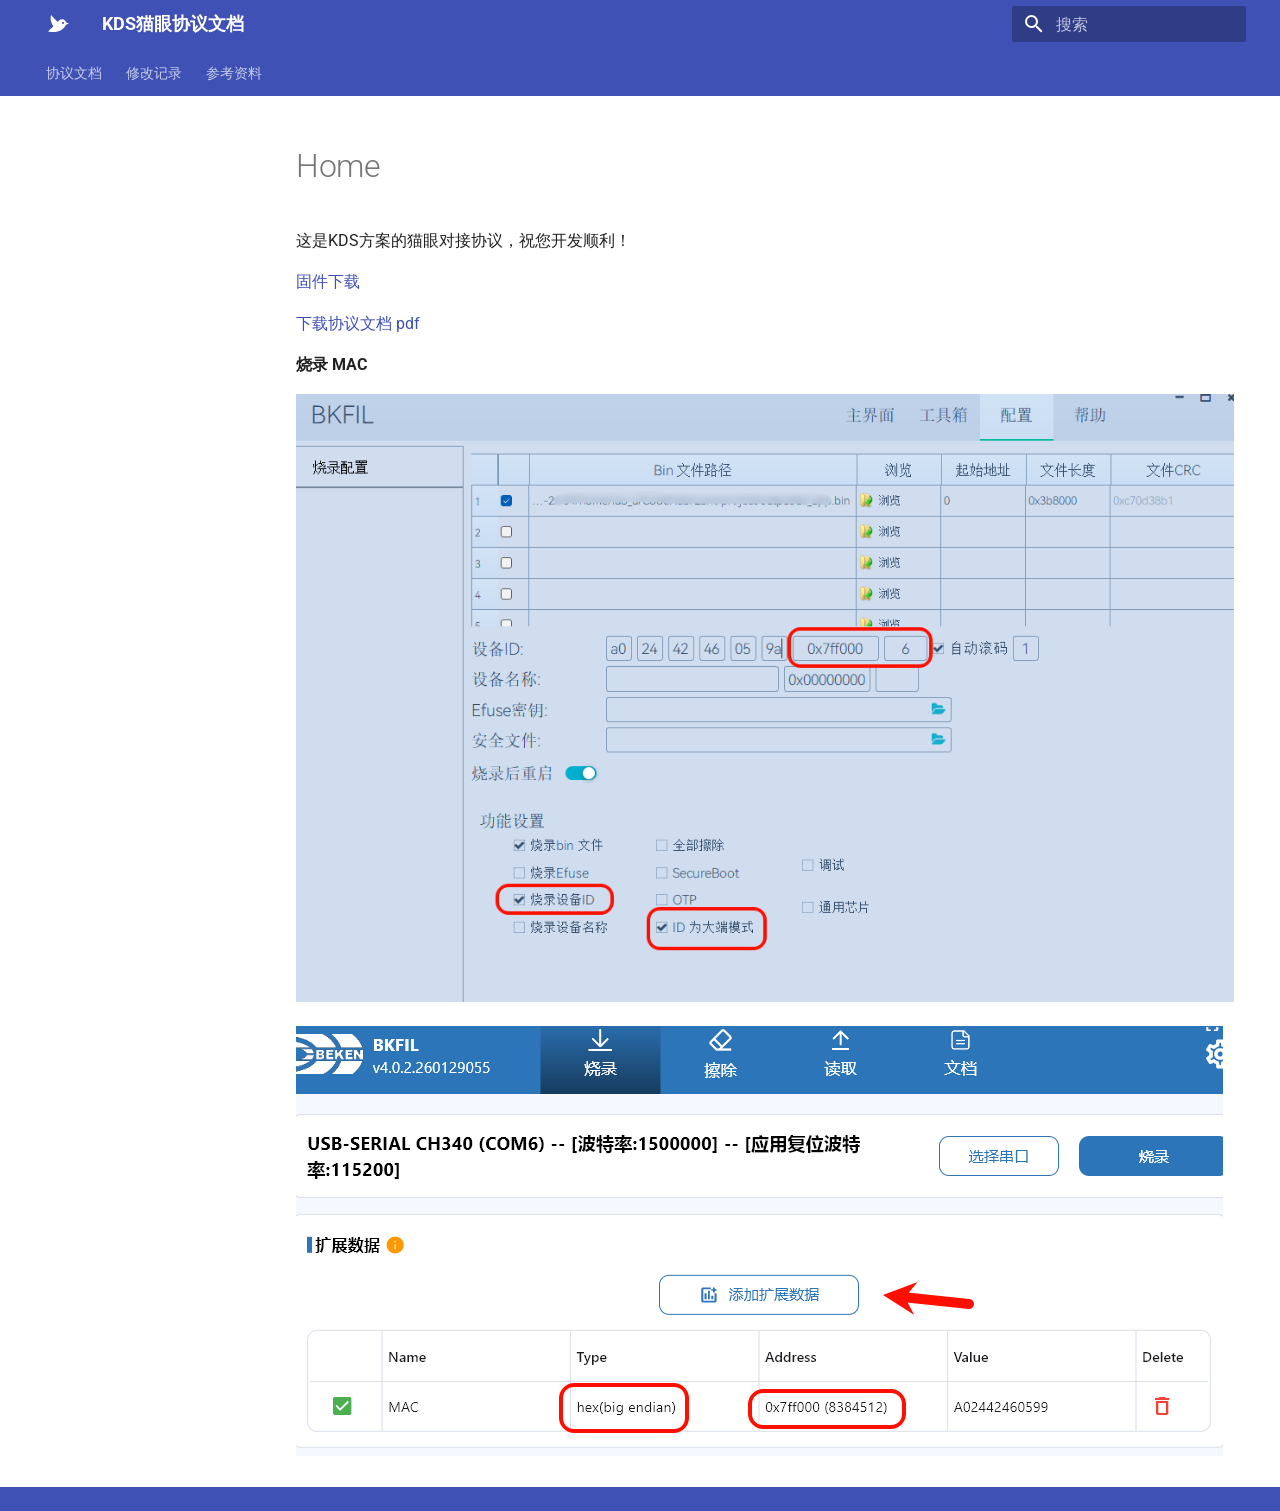
<file: index.html>
<!doctype html>
<html lang="zh" class="no-js">
  <head>
    
      <meta charset="utf-8">
      <meta name="viewport" content="width=device-width,initial-scale=1">
      
      
      
      
      
      
        
      
      
      <link rel="icon" href="assets/images/favicon.png">
      <meta name="generator" content="mkdocs-1.6.1, mkdocs-material-9.7.7">
    
    
      
        <title>KDS猫眼协议文档</title>
      
    
    
      <link rel="stylesheet" href="assets/stylesheets/main.ec1eaa64.min.css">
      
      


    
    
      
    
    
      
        
        
        <link rel="preconnect" href="https://fonts.gstatic.com" crossorigin>
        <link rel="stylesheet" href="https://fonts.googleapis.com/css?family=Roboto:300,300i,400,400i,700,700i%7CRoboto+Mono:400,400i,700,700i&display=fallback">
        <style>:root{--md-text-font:"Roboto";--md-code-font:"Roboto Mono"}</style>
      
    
    
      <link rel="stylesheet" href="assets/extra.css">
    
    <script>__md_scope=new URL(".",location),__md_hash=e=>[...e].reduce(((e,_)=>(e<<5)-e+_.charCodeAt(0)),0),__md_get=(e,_=localStorage,t=__md_scope)=>JSON.parse(_.getItem(t.pathname+"."+e)),__md_set=(e,_,t=localStorage,a=__md_scope)=>{try{t.setItem(a.pathname+"."+e,JSON.stringify(_))}catch(e){}}</script>
    
      

    
    
  </head>
  
  
    <body dir="ltr">
  
    
    <input class="md-toggle" data-md-toggle="drawer" type="checkbox" id="__drawer" autocomplete="off">
    <input class="md-toggle" data-md-toggle="search" type="checkbox" id="__search" autocomplete="off">
    <label class="md-overlay" for="__drawer"></label>
    <div data-md-component="skip">
      
    </div>
    <div data-md-component="announce">
      
    </div>
    
    
      

<header class="md-header" data-md-component="header">
  <nav class="md-header__inner md-grid" aria-label="页眉">
    <a href="." title="KDS猫眼协议文档" class="md-header__button md-logo" aria-label="KDS猫眼协议文档" data-md-component="logo">
      
  
  <svg xmlns="http://www.w3.org/2000/svg" viewBox="0 0 24 24"><path d="m23 11.5-3.05-1.13c-.26-1.15-.91-1.81-.91-1.81a4.19 4.19 0 0 0-5.93 0l-1.48 1.48L5 3c-1 4 0 8 2.45 11.22L2 19.5s8.89 2 14.07-2.05c2.76-2.16 3.38-3.42 3.77-4.75zm-5.29.22c-.39.39-1.03.39-1.42 0a.996.996 0 0 1 0-1.41c.39-.39 1.03-.39 1.42 0s.39 1.02 0 1.41"/></svg>

    </a>
    <label class="md-header__button md-icon" for="__drawer">
      
      <svg xmlns="http://www.w3.org/2000/svg" viewBox="0 0 24 24"><path d="M3 6h18v2H3zm0 5h18v2H3zm0 5h18v2H3z"/></svg>
    </label>
    <div class="md-header__title" data-md-component="header-title">
      <div class="md-header__ellipsis">
        <div class="md-header__topic">
          <span class="md-ellipsis">
            KDS猫眼协议文档
          </span>
        </div>
        <div class="md-header__topic" data-md-component="header-topic">
          <span class="md-ellipsis">
            
              Home
            
          </span>
        </div>
      </div>
    </div>
    
    
      <script>var palette=__md_get("__palette");if(palette&&palette.color){if("(prefers-color-scheme)"===palette.color.media){var media=matchMedia("(prefers-color-scheme: light)"),input=document.querySelector(media.matches?"[data-md-color-media='(prefers-color-scheme: light)']":"[data-md-color-media='(prefers-color-scheme: dark)']");palette.color.media=input.getAttribute("data-md-color-media"),palette.color.scheme=input.getAttribute("data-md-color-scheme"),palette.color.primary=input.getAttribute("data-md-color-primary"),palette.color.accent=input.getAttribute("data-md-color-accent")}for(var[key,value]of Object.entries(palette.color))document.body.setAttribute("data-md-color-"+key,value)}</script>
    
    
    
      
      
        <label class="md-header__button md-icon" for="__search">
          
          <svg xmlns="http://www.w3.org/2000/svg" viewBox="0 0 24 24"><path d="M9.5 3A6.5 6.5 0 0 1 16 9.5c0 1.61-.59 3.09-1.56 4.23l.27.27h.79l5 5-1.5 1.5-5-5v-.79l-.27-.27A6.52 6.52 0 0 1 9.5 16 6.5 6.5 0 0 1 3 9.5 6.5 6.5 0 0 1 9.5 3m0 2C7 5 5 7 5 9.5S7 14 9.5 14 14 12 14 9.5 12 5 9.5 5"/></svg>
        </label>
        <div class="md-search" data-md-component="search" role="dialog">
  <label class="md-search__overlay" for="__search"></label>
  <div class="md-search__inner" role="search">
    <form class="md-search__form" name="search">
      <input type="text" class="md-search__input" name="query" aria-label="搜索" placeholder="搜索" autocapitalize="off" autocorrect="off" autocomplete="off" spellcheck="false" data-md-component="search-query" required>
      <label class="md-search__icon md-icon" for="__search">
        
        <svg xmlns="http://www.w3.org/2000/svg" viewBox="0 0 24 24"><path d="M9.5 3A6.5 6.5 0 0 1 16 9.5c0 1.61-.59 3.09-1.56 4.23l.27.27h.79l5 5-1.5 1.5-5-5v-.79l-.27-.27A6.52 6.52 0 0 1 9.5 16 6.5 6.5 0 0 1 3 9.5 6.5 6.5 0 0 1 9.5 3m0 2C7 5 5 7 5 9.5S7 14 9.5 14 14 12 14 9.5 12 5 9.5 5"/></svg>
        
        <svg xmlns="http://www.w3.org/2000/svg" viewBox="0 0 24 24"><path d="M20 11v2H8l5.5 5.5-1.42 1.42L4.16 12l7.92-7.92L13.5 5.5 8 11z"/></svg>
      </label>
      <nav class="md-search__options" aria-label="查找">
        
        <button type="reset" class="md-search__icon md-icon" title="清空当前内容" aria-label="清空当前内容" tabindex="-1">
          
          <svg xmlns="http://www.w3.org/2000/svg" viewBox="0 0 24 24"><path d="M19 6.41 17.59 5 12 10.59 6.41 5 5 6.41 10.59 12 5 17.59 6.41 19 12 13.41 17.59 19 19 17.59 13.41 12z"/></svg>
        </button>
      </nav>
      
    </form>
    <div class="md-search__output">
      <div class="md-search__scrollwrap" tabindex="0" data-md-scrollfix>
        <div class="md-search-result" data-md-component="search-result">
          <div class="md-search-result__meta">
            正在初始化搜索引擎
          </div>
          <ol class="md-search-result__list" role="presentation"></ol>
        </div>
      </div>
    </div>
  </div>
</div>
      
    
    
  </nav>
  
</header>
    
    <div class="md-container" data-md-component="container">
      
      
        
          
            
<nav class="md-tabs" aria-label="标签" data-md-component="tabs">
  <div class="md-grid">
    <ul class="md-tabs__list">
      
        
  
  
  
  
    <li class="md-tabs__item">
      <a href="KDS_Lock_Protocol/" class="md-tabs__link">
        
  
  
    
  
  协议文档

      </a>
    </li>
  

      
        
  
  
  
  
    <li class="md-tabs__item">
      <a href="log/" class="md-tabs__link">
        
  
  
    
  
  修改记录

      </a>
    </li>
  

      
        
  
  
  
  
    <li class="md-tabs__item">
      <a href="references/" class="md-tabs__link">
        
  
  
    
  
  参考资料

      </a>
    </li>
  

      
    </ul>
  </div>
</nav>
          
        
      
      <main class="md-main" data-md-component="main">
        <div class="md-main__inner md-grid">
          
            
              
              <div class="md-sidebar md-sidebar--primary" data-md-component="sidebar" data-md-type="navigation" >
                <div class="md-sidebar__scrollwrap">
                  <div class="md-sidebar__inner">
                    


  


  

<nav class="md-nav md-nav--primary md-nav--lifted md-nav--integrated" aria-label="导航栏" data-md-level="0">
  <label class="md-nav__title" for="__drawer">
    <a href="." title="KDS猫眼协议文档" class="md-nav__button md-logo" aria-label="KDS猫眼协议文档" data-md-component="logo">
      
  
  <svg xmlns="http://www.w3.org/2000/svg" viewBox="0 0 24 24"><path d="m23 11.5-3.05-1.13c-.26-1.15-.91-1.81-.91-1.81a4.19 4.19 0 0 0-5.93 0l-1.48 1.48L5 3c-1 4 0 8 2.45 11.22L2 19.5s8.89 2 14.07-2.05c2.76-2.16 3.38-3.42 3.77-4.75zm-5.29.22c-.39.39-1.03.39-1.42 0a.996.996 0 0 1 0-1.41c.39-.39 1.03-.39 1.42 0s.39 1.02 0 1.41"/></svg>

    </a>
    KDS猫眼协议文档
  </label>
  
  <ul class="md-nav__list" data-md-scrollfix>
    
      
      
  
  
  
  
    <li class="md-nav__item">
      <a href="KDS_Lock_Protocol/" class="md-nav__link">
        
  
  
  <span class="md-ellipsis">
    
  
    协议文档
  

    
  </span>
  
  

      </a>
    </li>
  

    
      
      
  
  
  
  
    <li class="md-nav__item">
      <a href="log/" class="md-nav__link">
        
  
  
  <span class="md-ellipsis">
    
  
    修改记录
  

    
  </span>
  
  

      </a>
    </li>
  

    
      
      
  
  
  
  
    <li class="md-nav__item">
      <a href="references/" class="md-nav__link">
        
  
  
  <span class="md-ellipsis">
    
  
    参考资料
  

    
  </span>
  
  

      </a>
    </li>
  

    
  </ul>
</nav>
                  </div>
                </div>
              </div>
            
            
          
          
            <div class="md-content" data-md-component="content">
              
              <article class="md-content__inner md-typeset">
                
                  



  <h1>Home</h1>

<p>这是KDS方案的猫眼对接协议，祝您开发顺利！</p>
<p><a href="https://lv1s9uhwgfy.feishu.cn/app/QYzxbuU0YaLyUZsBAY2cNhktnMc?from=from_copylink">固件下载</a></p>
<p><a download="download" href="files/KDS_Lock_Protocol.pdf">下载协议文档 pdf</a></p>
<p><strong>烧录 MAC</strong></p>
<p><img alt="" src="assets/img/burn1.png" /></p>
<p><img alt="" src="assets/img/burn2.png" /></p>












                
              </article>
            </div>
          
          
<script>var target=document.getElementById(location.hash.slice(1));target&&target.name&&(target.checked=target.name.startsWith("__tabbed_"))</script>
        </div>
        
          <button type="button" class="md-top md-icon" data-md-component="top" hidden>
  
  <svg xmlns="http://www.w3.org/2000/svg" viewBox="0 0 24 24"><path d="M13 20h-2V8l-5.5 5.5-1.42-1.42L12 4.16l7.92 7.92-1.42 1.42L13 8z"/></svg>
  回到页面顶部
</button>
        
      </main>
      
        <footer class="md-footer">
  
  <div class="md-footer-meta md-typeset">
    <div class="md-footer-meta__inner md-grid">
      <div class="md-copyright">
  
  
</div>
      
    </div>
  </div>
</footer>
      
    </div>
    <div class="md-dialog" data-md-component="dialog">
      <div class="md-dialog__inner md-typeset"></div>
    </div>
    
    
    
      
      
      <script id="__config" type="application/json">{"annotate": null, "base": ".", "features": ["navigation.tabs", "navigation.expand", "toc.integrate", "navigation.top"], "search": "assets/javascripts/workers/search.2c215733.min.js", "tags": null, "translations": {"clipboard.copied": "\u5df2\u590d\u5236", "clipboard.copy": "\u590d\u5236", "search.result.more.one": "\u5728\u8be5\u9875\u4e0a\u8fd8\u6709 1 \u4e2a\u7b26\u5408\u6761\u4ef6\u7684\u7ed3\u679c", "search.result.more.other": "\u5728\u8be5\u9875\u4e0a\u8fd8\u6709 # \u4e2a\u7b26\u5408\u6761\u4ef6\u7684\u7ed3\u679c", "search.result.none": "\u6ca1\u6709\u627e\u5230\u7b26\u5408\u6761\u4ef6\u7684\u7ed3\u679c", "search.result.one": "\u627e\u5230 1 \u4e2a\u7b26\u5408\u6761\u4ef6\u7684\u7ed3\u679c", "search.result.other": "# \u4e2a\u7b26\u5408\u6761\u4ef6\u7684\u7ed3\u679c", "search.result.placeholder": "\u952e\u5165\u4ee5\u5f00\u59cb\u641c\u7d22", "search.result.term.missing": "\u7f3a\u5c11", "select.version": "\u9009\u62e9\u5f53\u524d\u7248\u672c"}, "version": null}</script>
    
    
      <script src="assets/javascripts/bundle.d7400e89.min.js"></script>
      
    
  </body>
</html>
</file>
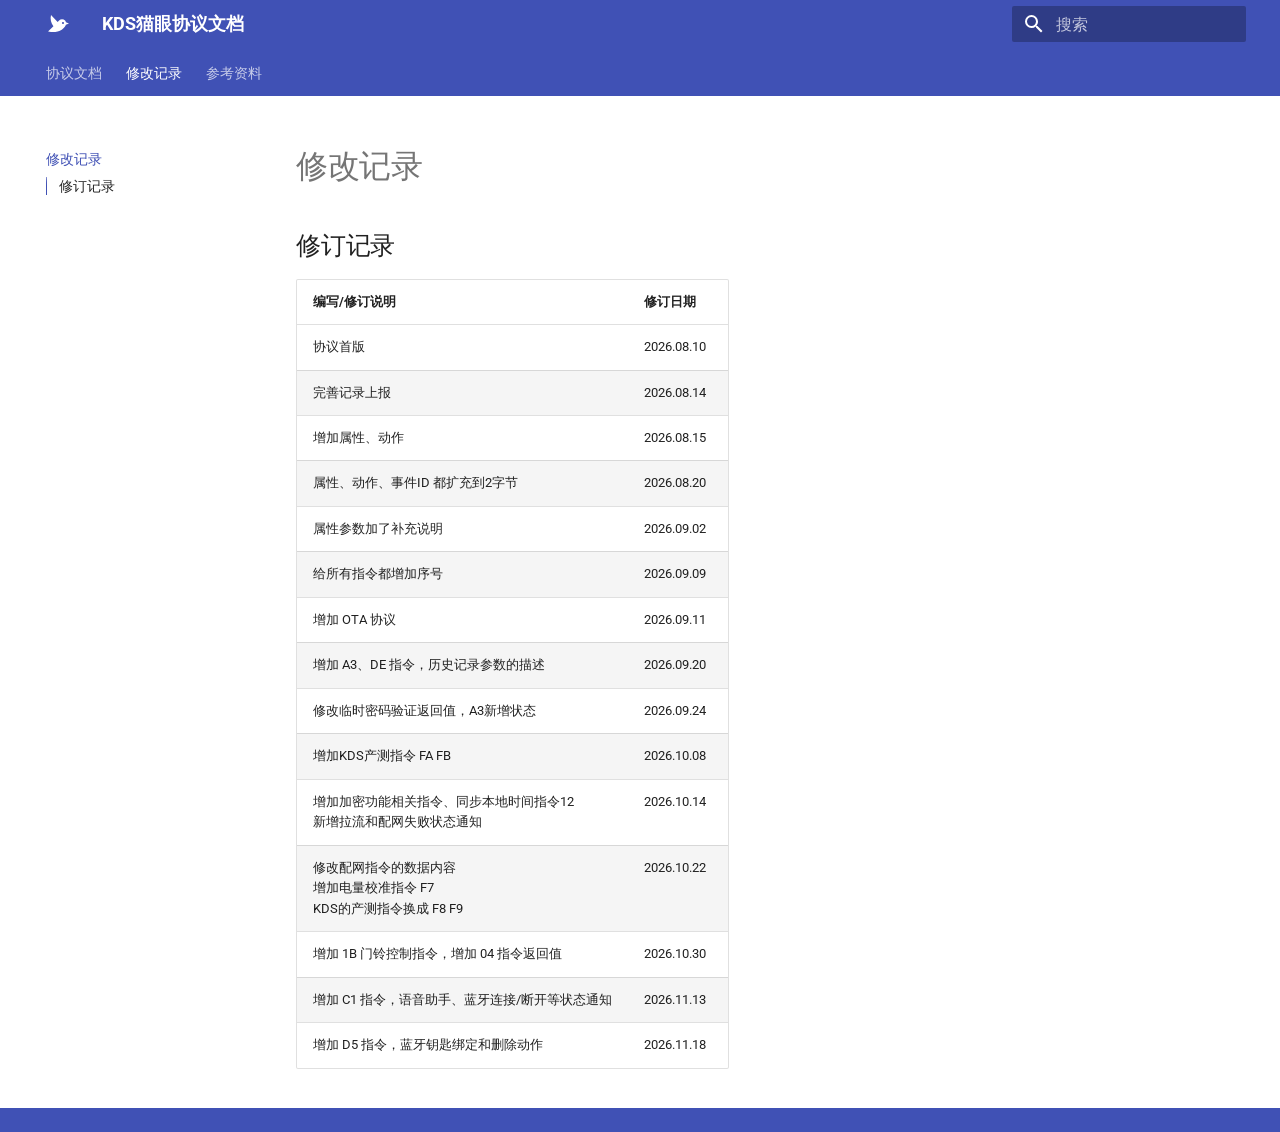
<file: log/index.html>
<!doctype html>
<html lang="zh" class="no-js">
  <head>
    
      <meta charset="utf-8">
      <meta name="viewport" content="width=device-width,initial-scale=1">
      
      
      
      
        <link rel="prev" href="../KDS_Lock_Protocol/">
      
      
        <link rel="next" href="../references/">
      
      
        
      
      
      <link rel="icon" href="../assets/images/favicon.png">
      <meta name="generator" content="mkdocs-1.6.1, mkdocs-material-9.7.7">
    
    
      
        <title>修改记录 - KDS猫眼协议文档</title>
      
    
    
      <link rel="stylesheet" href="../assets/stylesheets/main.ec1eaa64.min.css">
      
      


    
    
      
    
    
      
        
        
        <link rel="preconnect" href="https://fonts.gstatic.com" crossorigin>
        <link rel="stylesheet" href="https://fonts.googleapis.com/css?family=Roboto:300,300i,400,400i,700,700i%7CRoboto+Mono:400,400i,700,700i&display=fallback">
        <style>:root{--md-text-font:"Roboto";--md-code-font:"Roboto Mono"}</style>
      
    
    
      <link rel="stylesheet" href="../assets/extra.css">
    
    <script>__md_scope=new URL("..",location),__md_hash=e=>[...e].reduce(((e,_)=>(e<<5)-e+_.charCodeAt(0)),0),__md_get=(e,_=localStorage,t=__md_scope)=>JSON.parse(_.getItem(t.pathname+"."+e)),__md_set=(e,_,t=localStorage,a=__md_scope)=>{try{t.setItem(a.pathname+"."+e,JSON.stringify(_))}catch(e){}}</script>
    
      

    
    
  </head>
  
  
    <body dir="ltr">
  
    
    <input class="md-toggle" data-md-toggle="drawer" type="checkbox" id="__drawer" autocomplete="off">
    <input class="md-toggle" data-md-toggle="search" type="checkbox" id="__search" autocomplete="off">
    <label class="md-overlay" for="__drawer"></label>
    <div data-md-component="skip">
      
        
        <a href="#_1" class="md-skip">
          跳转至
        </a>
      
    </div>
    <div data-md-component="announce">
      
    </div>
    
    
      

<header class="md-header" data-md-component="header">
  <nav class="md-header__inner md-grid" aria-label="页眉">
    <a href=".." title="KDS猫眼协议文档" class="md-header__button md-logo" aria-label="KDS猫眼协议文档" data-md-component="logo">
      
  
  <svg xmlns="http://www.w3.org/2000/svg" viewBox="0 0 24 24"><path d="m23 11.5-3.05-1.13c-.26-1.15-.91-1.81-.91-1.81a4.19 4.19 0 0 0-5.93 0l-1.48 1.48L5 3c-1 4 0 8 2.45 11.22L2 19.5s8.89 2 14.07-2.05c2.76-2.16 3.38-3.42 3.77-4.75zm-5.29.22c-.39.39-1.03.39-1.42 0a.996.996 0 0 1 0-1.41c.39-.39 1.03-.39 1.42 0s.39 1.02 0 1.41"/></svg>

    </a>
    <label class="md-header__button md-icon" for="__drawer">
      
      <svg xmlns="http://www.w3.org/2000/svg" viewBox="0 0 24 24"><path d="M3 6h18v2H3zm0 5h18v2H3zm0 5h18v2H3z"/></svg>
    </label>
    <div class="md-header__title" data-md-component="header-title">
      <div class="md-header__ellipsis">
        <div class="md-header__topic">
          <span class="md-ellipsis">
            KDS猫眼协议文档
          </span>
        </div>
        <div class="md-header__topic" data-md-component="header-topic">
          <span class="md-ellipsis">
            
              修改记录
            
          </span>
        </div>
      </div>
    </div>
    
    
      <script>var palette=__md_get("__palette");if(palette&&palette.color){if("(prefers-color-scheme)"===palette.color.media){var media=matchMedia("(prefers-color-scheme: light)"),input=document.querySelector(media.matches?"[data-md-color-media='(prefers-color-scheme: light)']":"[data-md-color-media='(prefers-color-scheme: dark)']");palette.color.media=input.getAttribute("data-md-color-media"),palette.color.scheme=input.getAttribute("data-md-color-scheme"),palette.color.primary=input.getAttribute("data-md-color-primary"),palette.color.accent=input.getAttribute("data-md-color-accent")}for(var[key,value]of Object.entries(palette.color))document.body.setAttribute("data-md-color-"+key,value)}</script>
    
    
    
      
      
        <label class="md-header__button md-icon" for="__search">
          
          <svg xmlns="http://www.w3.org/2000/svg" viewBox="0 0 24 24"><path d="M9.5 3A6.5 6.5 0 0 1 16 9.5c0 1.61-.59 3.09-1.56 4.23l.27.27h.79l5 5-1.5 1.5-5-5v-.79l-.27-.27A6.52 6.52 0 0 1 9.5 16 6.5 6.5 0 0 1 3 9.5 6.5 6.5 0 0 1 9.5 3m0 2C7 5 5 7 5 9.5S7 14 9.5 14 14 12 14 9.5 12 5 9.5 5"/></svg>
        </label>
        <div class="md-search" data-md-component="search" role="dialog">
  <label class="md-search__overlay" for="__search"></label>
  <div class="md-search__inner" role="search">
    <form class="md-search__form" name="search">
      <input type="text" class="md-search__input" name="query" aria-label="搜索" placeholder="搜索" autocapitalize="off" autocorrect="off" autocomplete="off" spellcheck="false" data-md-component="search-query" required>
      <label class="md-search__icon md-icon" for="__search">
        
        <svg xmlns="http://www.w3.org/2000/svg" viewBox="0 0 24 24"><path d="M9.5 3A6.5 6.5 0 0 1 16 9.5c0 1.61-.59 3.09-1.56 4.23l.27.27h.79l5 5-1.5 1.5-5-5v-.79l-.27-.27A6.52 6.52 0 0 1 9.5 16 6.5 6.5 0 0 1 3 9.5 6.5 6.5 0 0 1 9.5 3m0 2C7 5 5 7 5 9.5S7 14 9.5 14 14 12 14 9.5 12 5 9.5 5"/></svg>
        
        <svg xmlns="http://www.w3.org/2000/svg" viewBox="0 0 24 24"><path d="M20 11v2H8l5.5 5.5-1.42 1.42L4.16 12l7.92-7.92L13.5 5.5 8 11z"/></svg>
      </label>
      <nav class="md-search__options" aria-label="查找">
        
        <button type="reset" class="md-search__icon md-icon" title="清空当前内容" aria-label="清空当前内容" tabindex="-1">
          
          <svg xmlns="http://www.w3.org/2000/svg" viewBox="0 0 24 24"><path d="M19 6.41 17.59 5 12 10.59 6.41 5 5 6.41 10.59 12 5 17.59 6.41 19 12 13.41 17.59 19 19 17.59 13.41 12z"/></svg>
        </button>
      </nav>
      
    </form>
    <div class="md-search__output">
      <div class="md-search__scrollwrap" tabindex="0" data-md-scrollfix>
        <div class="md-search-result" data-md-component="search-result">
          <div class="md-search-result__meta">
            正在初始化搜索引擎
          </div>
          <ol class="md-search-result__list" role="presentation"></ol>
        </div>
      </div>
    </div>
  </div>
</div>
      
    
    
  </nav>
  
</header>
    
    <div class="md-container" data-md-component="container">
      
      
        
          
            
<nav class="md-tabs" aria-label="标签" data-md-component="tabs">
  <div class="md-grid">
    <ul class="md-tabs__list">
      
        
  
  
  
  
    <li class="md-tabs__item">
      <a href="../KDS_Lock_Protocol/" class="md-tabs__link">
        
  
  
    
  
  协议文档

      </a>
    </li>
  

      
        
  
  
  
    
  
  
    <li class="md-tabs__item md-tabs__item--active">
      <a href="./" class="md-tabs__link">
        
  
  
    
  
  修改记录

      </a>
    </li>
  

      
        
  
  
  
  
    <li class="md-tabs__item">
      <a href="../references/" class="md-tabs__link">
        
  
  
    
  
  参考资料

      </a>
    </li>
  

      
    </ul>
  </div>
</nav>
          
        
      
      <main class="md-main" data-md-component="main">
        <div class="md-main__inner md-grid">
          
            
              
              <div class="md-sidebar md-sidebar--primary" data-md-component="sidebar" data-md-type="navigation" >
                <div class="md-sidebar__scrollwrap">
                  <div class="md-sidebar__inner">
                    


  


  

<nav class="md-nav md-nav--primary md-nav--lifted md-nav--integrated" aria-label="导航栏" data-md-level="0">
  <label class="md-nav__title" for="__drawer">
    <a href=".." title="KDS猫眼协议文档" class="md-nav__button md-logo" aria-label="KDS猫眼协议文档" data-md-component="logo">
      
  
  <svg xmlns="http://www.w3.org/2000/svg" viewBox="0 0 24 24"><path d="m23 11.5-3.05-1.13c-.26-1.15-.91-1.81-.91-1.81a4.19 4.19 0 0 0-5.93 0l-1.48 1.48L5 3c-1 4 0 8 2.45 11.22L2 19.5s8.89 2 14.07-2.05c2.76-2.16 3.38-3.42 3.77-4.75zm-5.29.22c-.39.39-1.03.39-1.42 0a.996.996 0 0 1 0-1.41c.39-.39 1.03-.39 1.42 0s.39 1.02 0 1.41"/></svg>

    </a>
    KDS猫眼协议文档
  </label>
  
  <ul class="md-nav__list" data-md-scrollfix>
    
      
      
  
  
  
  
    <li class="md-nav__item">
      <a href="../KDS_Lock_Protocol/" class="md-nav__link">
        
  
  
  <span class="md-ellipsis">
    
  
    协议文档
  

    
  </span>
  
  

      </a>
    </li>
  

    
      
      
  
  
    
  
  
  
    <li class="md-nav__item md-nav__item--active">
      
      <input class="md-nav__toggle md-toggle" type="checkbox" id="__toc">
      
      
      
        <label class="md-nav__link md-nav__link--active" for="__toc">
          
  
  
  <span class="md-ellipsis">
    
  
    修改记录
  

    
  </span>
  
  

          <span class="md-nav__icon md-icon"></span>
        </label>
      
      <a href="./" class="md-nav__link md-nav__link--active">
        
  
  
  <span class="md-ellipsis">
    
  
    修改记录
  

    
  </span>
  
  

      </a>
      
        

<nav class="md-nav md-nav--secondary" aria-label="目录">
  
  
  
  
    <label class="md-nav__title" for="__toc">
      <span class="md-nav__icon md-icon"></span>
      目录
    </label>
    <ul class="md-nav__list" data-md-component="toc" data-md-scrollfix>
      
        <li class="md-nav__item">
  <a href="#_1" class="md-nav__link">
    <span class="md-ellipsis">
      
        修订记录
      
    </span>
  </a>
  
</li>
      
    </ul>
  
</nav>
      
    </li>
  

    
      
      
  
  
  
  
    <li class="md-nav__item">
      <a href="../references/" class="md-nav__link">
        
  
  
  <span class="md-ellipsis">
    
  
    参考资料
  

    
  </span>
  
  

      </a>
    </li>
  

    
  </ul>
</nav>
                  </div>
                </div>
              </div>
            
            
          
          
            <div class="md-content" data-md-component="content">
              
              <article class="md-content__inner md-typeset">
                
                  



  <h1>修改记录</h1>

<h2 id="_1">修订记录<a class="headerlink" href="#_1" title="Permanent link">&para;</a></h2>
<table>
<thead>
<tr>
<th>编写/修订说明</th>
<th>修订日期</th>
</tr>
</thead>
<tbody>
<tr>
<td>协议首版</td>
<td>2026.08.10</td>
</tr>
<tr>
<td>完善记录上报</td>
<td>2026.08.14</td>
</tr>
<tr>
<td>增加属性、动作</td>
<td>2026.08.15</td>
</tr>
<tr>
<td>属性、动作、事件ID 都扩充到2字节</td>
<td>2026.08.20</td>
</tr>
<tr>
<td>属性参数加了补充说明</td>
<td>2026.09.02</td>
</tr>
<tr>
<td>给所有指令都增加序号</td>
<td>2026.09.09</td>
</tr>
<tr>
<td>增加 OTA 协议</td>
<td>2026.09.11</td>
</tr>
<tr>
<td>增加 A3、DE 指令，历史记录参数的描述</td>
<td>2026.09.20</td>
</tr>
<tr>
<td>修改临时密码验证返回值，A3新增状态</td>
<td>2026.09.24</td>
</tr>
<tr>
<td>增加KDS产测指令 FA FB</td>
<td>2026.10.08</td>
</tr>
<tr>
<td>增加加密功能相关指令、同步本地时间指令12<br/>新增拉流和配网失败状态通知</td>
<td>2026.10.14</td>
</tr>
<tr>
<td>修改配网指令的数据内容<br/>增加电量校准指令 F7<br/>KDS的产测指令换成 F8 F9</td>
<td>2026.10.22</td>
</tr>
<tr>
<td>增加 1B 门铃控制指令，增加 04 指令返回值</td>
<td>2026.10.30</td>
</tr>
<tr>
<td>增加 C1 指令，语音助手、蓝牙连接/断开等状态通知</td>
<td>2026.11.13</td>
</tr>
<tr>
<td>增加 D5 指令，蓝牙钥匙绑定和删除动作</td>
<td>2026.11.18</td>
</tr>
</tbody>
</table>












                
              </article>
            </div>
          
          
<script>var target=document.getElementById(location.hash.slice(1));target&&target.name&&(target.checked=target.name.startsWith("__tabbed_"))</script>
        </div>
        
          <button type="button" class="md-top md-icon" data-md-component="top" hidden>
  
  <svg xmlns="http://www.w3.org/2000/svg" viewBox="0 0 24 24"><path d="M13 20h-2V8l-5.5 5.5-1.42-1.42L12 4.16l7.92 7.92-1.42 1.42L13 8z"/></svg>
  回到页面顶部
</button>
        
      </main>
      
        <footer class="md-footer">
  
  <div class="md-footer-meta md-typeset">
    <div class="md-footer-meta__inner md-grid">
      <div class="md-copyright">
  
  
</div>
      
    </div>
  </div>
</footer>
      
    </div>
    <div class="md-dialog" data-md-component="dialog">
      <div class="md-dialog__inner md-typeset"></div>
    </div>
    
    
    
      
      
      <script id="__config" type="application/json">{"annotate": null, "base": "..", "features": ["navigation.tabs", "navigation.expand", "toc.integrate", "navigation.top"], "search": "../assets/javascripts/workers/search.2c215733.min.js", "tags": null, "translations": {"clipboard.copied": "\u5df2\u590d\u5236", "clipboard.copy": "\u590d\u5236", "search.result.more.one": "\u5728\u8be5\u9875\u4e0a\u8fd8\u6709 1 \u4e2a\u7b26\u5408\u6761\u4ef6\u7684\u7ed3\u679c", "search.result.more.other": "\u5728\u8be5\u9875\u4e0a\u8fd8\u6709 # \u4e2a\u7b26\u5408\u6761\u4ef6\u7684\u7ed3\u679c", "search.result.none": "\u6ca1\u6709\u627e\u5230\u7b26\u5408\u6761\u4ef6\u7684\u7ed3\u679c", "search.result.one": "\u627e\u5230 1 \u4e2a\u7b26\u5408\u6761\u4ef6\u7684\u7ed3\u679c", "search.result.other": "# \u4e2a\u7b26\u5408\u6761\u4ef6\u7684\u7ed3\u679c", "search.result.placeholder": "\u952e\u5165\u4ee5\u5f00\u59cb\u641c\u7d22", "search.result.term.missing": "\u7f3a\u5c11", "select.version": "\u9009\u62e9\u5f53\u524d\u7248\u672c"}, "version": null}</script>
    
    
      <script src="../assets/javascripts/bundle.d7400e89.min.js"></script>
      
    
  </body>
</html>
</file>
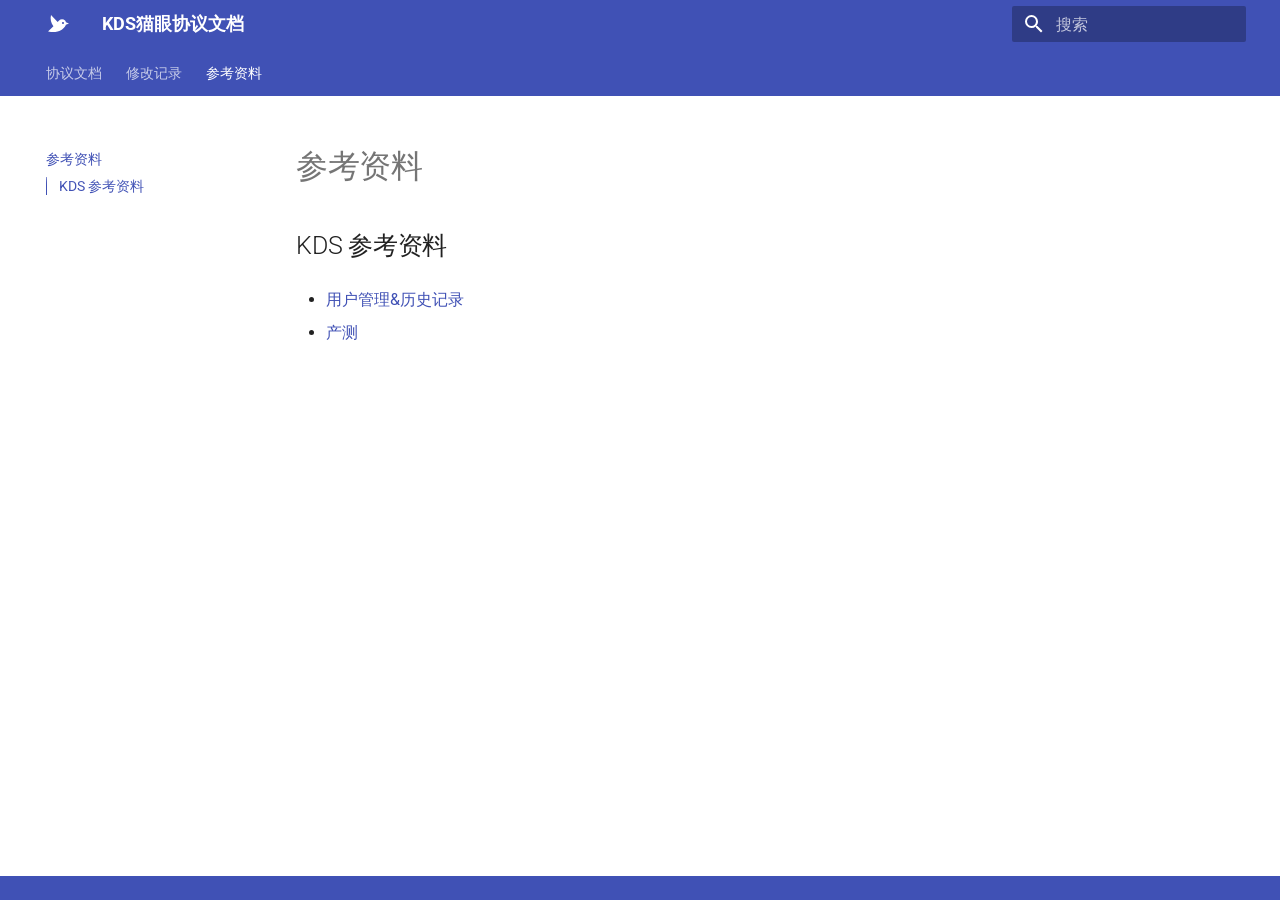
<file: references/index.html>
<!doctype html>
<html lang="zh" class="no-js">
  <head>
    
      <meta charset="utf-8">
      <meta name="viewport" content="width=device-width,initial-scale=1">
      
      
      
      
        <link rel="prev" href="../log/">
      
      
      
        
      
      
      <link rel="icon" href="../assets/images/favicon.png">
      <meta name="generator" content="mkdocs-1.6.1, mkdocs-material-9.7.7">
    
    
      
        <title>参考资料 - KDS猫眼协议文档</title>
      
    
    
      <link rel="stylesheet" href="../assets/stylesheets/main.ec1eaa64.min.css">
      
      


    
    
      
    
    
      
        
        
        <link rel="preconnect" href="https://fonts.gstatic.com" crossorigin>
        <link rel="stylesheet" href="https://fonts.googleapis.com/css?family=Roboto:300,300i,400,400i,700,700i%7CRoboto+Mono:400,400i,700,700i&display=fallback">
        <style>:root{--md-text-font:"Roboto";--md-code-font:"Roboto Mono"}</style>
      
    
    
      <link rel="stylesheet" href="../assets/extra.css">
    
    <script>__md_scope=new URL("..",location),__md_hash=e=>[...e].reduce(((e,_)=>(e<<5)-e+_.charCodeAt(0)),0),__md_get=(e,_=localStorage,t=__md_scope)=>JSON.parse(_.getItem(t.pathname+"."+e)),__md_set=(e,_,t=localStorage,a=__md_scope)=>{try{t.setItem(a.pathname+"."+e,JSON.stringify(_))}catch(e){}}</script>
    
      

    
    
  </head>
  
  
    <body dir="ltr">
  
    
    <input class="md-toggle" data-md-toggle="drawer" type="checkbox" id="__drawer" autocomplete="off">
    <input class="md-toggle" data-md-toggle="search" type="checkbox" id="__search" autocomplete="off">
    <label class="md-overlay" for="__drawer"></label>
    <div data-md-component="skip">
      
        
        <a href="#kds" class="md-skip">
          跳转至
        </a>
      
    </div>
    <div data-md-component="announce">
      
    </div>
    
    
      

<header class="md-header" data-md-component="header">
  <nav class="md-header__inner md-grid" aria-label="页眉">
    <a href=".." title="KDS猫眼协议文档" class="md-header__button md-logo" aria-label="KDS猫眼协议文档" data-md-component="logo">
      
  
  <svg xmlns="http://www.w3.org/2000/svg" viewBox="0 0 24 24"><path d="m23 11.5-3.05-1.13c-.26-1.15-.91-1.81-.91-1.81a4.19 4.19 0 0 0-5.93 0l-1.48 1.48L5 3c-1 4 0 8 2.45 11.22L2 19.5s8.89 2 14.07-2.05c2.76-2.16 3.38-3.42 3.77-4.75zm-5.29.22c-.39.39-1.03.39-1.42 0a.996.996 0 0 1 0-1.41c.39-.39 1.03-.39 1.42 0s.39 1.02 0 1.41"/></svg>

    </a>
    <label class="md-header__button md-icon" for="__drawer">
      
      <svg xmlns="http://www.w3.org/2000/svg" viewBox="0 0 24 24"><path d="M3 6h18v2H3zm0 5h18v2H3zm0 5h18v2H3z"/></svg>
    </label>
    <div class="md-header__title" data-md-component="header-title">
      <div class="md-header__ellipsis">
        <div class="md-header__topic">
          <span class="md-ellipsis">
            KDS猫眼协议文档
          </span>
        </div>
        <div class="md-header__topic" data-md-component="header-topic">
          <span class="md-ellipsis">
            
              参考资料
            
          </span>
        </div>
      </div>
    </div>
    
    
      <script>var palette=__md_get("__palette");if(palette&&palette.color){if("(prefers-color-scheme)"===palette.color.media){var media=matchMedia("(prefers-color-scheme: light)"),input=document.querySelector(media.matches?"[data-md-color-media='(prefers-color-scheme: light)']":"[data-md-color-media='(prefers-color-scheme: dark)']");palette.color.media=input.getAttribute("data-md-color-media"),palette.color.scheme=input.getAttribute("data-md-color-scheme"),palette.color.primary=input.getAttribute("data-md-color-primary"),palette.color.accent=input.getAttribute("data-md-color-accent")}for(var[key,value]of Object.entries(palette.color))document.body.setAttribute("data-md-color-"+key,value)}</script>
    
    
    
      
      
        <label class="md-header__button md-icon" for="__search">
          
          <svg xmlns="http://www.w3.org/2000/svg" viewBox="0 0 24 24"><path d="M9.5 3A6.5 6.5 0 0 1 16 9.5c0 1.61-.59 3.09-1.56 4.23l.27.27h.79l5 5-1.5 1.5-5-5v-.79l-.27-.27A6.52 6.52 0 0 1 9.5 16 6.5 6.5 0 0 1 3 9.5 6.5 6.5 0 0 1 9.5 3m0 2C7 5 5 7 5 9.5S7 14 9.5 14 14 12 14 9.5 12 5 9.5 5"/></svg>
        </label>
        <div class="md-search" data-md-component="search" role="dialog">
  <label class="md-search__overlay" for="__search"></label>
  <div class="md-search__inner" role="search">
    <form class="md-search__form" name="search">
      <input type="text" class="md-search__input" name="query" aria-label="搜索" placeholder="搜索" autocapitalize="off" autocorrect="off" autocomplete="off" spellcheck="false" data-md-component="search-query" required>
      <label class="md-search__icon md-icon" for="__search">
        
        <svg xmlns="http://www.w3.org/2000/svg" viewBox="0 0 24 24"><path d="M9.5 3A6.5 6.5 0 0 1 16 9.5c0 1.61-.59 3.09-1.56 4.23l.27.27h.79l5 5-1.5 1.5-5-5v-.79l-.27-.27A6.52 6.52 0 0 1 9.5 16 6.5 6.5 0 0 1 3 9.5 6.5 6.5 0 0 1 9.5 3m0 2C7 5 5 7 5 9.5S7 14 9.5 14 14 12 14 9.5 12 5 9.5 5"/></svg>
        
        <svg xmlns="http://www.w3.org/2000/svg" viewBox="0 0 24 24"><path d="M20 11v2H8l5.5 5.5-1.42 1.42L4.16 12l7.92-7.92L13.5 5.5 8 11z"/></svg>
      </label>
      <nav class="md-search__options" aria-label="查找">
        
        <button type="reset" class="md-search__icon md-icon" title="清空当前内容" aria-label="清空当前内容" tabindex="-1">
          
          <svg xmlns="http://www.w3.org/2000/svg" viewBox="0 0 24 24"><path d="M19 6.41 17.59 5 12 10.59 6.41 5 5 6.41 10.59 12 5 17.59 6.41 19 12 13.41 17.59 19 19 17.59 13.41 12z"/></svg>
        </button>
      </nav>
      
    </form>
    <div class="md-search__output">
      <div class="md-search__scrollwrap" tabindex="0" data-md-scrollfix>
        <div class="md-search-result" data-md-component="search-result">
          <div class="md-search-result__meta">
            正在初始化搜索引擎
          </div>
          <ol class="md-search-result__list" role="presentation"></ol>
        </div>
      </div>
    </div>
  </div>
</div>
      
    
    
  </nav>
  
</header>
    
    <div class="md-container" data-md-component="container">
      
      
        
          
            
<nav class="md-tabs" aria-label="标签" data-md-component="tabs">
  <div class="md-grid">
    <ul class="md-tabs__list">
      
        
  
  
  
  
    <li class="md-tabs__item">
      <a href="../KDS_Lock_Protocol/" class="md-tabs__link">
        
  
  
    
  
  协议文档

      </a>
    </li>
  

      
        
  
  
  
  
    <li class="md-tabs__item">
      <a href="../log/" class="md-tabs__link">
        
  
  
    
  
  修改记录

      </a>
    </li>
  

      
        
  
  
  
    
  
  
    <li class="md-tabs__item md-tabs__item--active">
      <a href="./" class="md-tabs__link">
        
  
  
    
  
  参考资料

      </a>
    </li>
  

      
    </ul>
  </div>
</nav>
          
        
      
      <main class="md-main" data-md-component="main">
        <div class="md-main__inner md-grid">
          
            
              
              <div class="md-sidebar md-sidebar--primary" data-md-component="sidebar" data-md-type="navigation" >
                <div class="md-sidebar__scrollwrap">
                  <div class="md-sidebar__inner">
                    


  


  

<nav class="md-nav md-nav--primary md-nav--lifted md-nav--integrated" aria-label="导航栏" data-md-level="0">
  <label class="md-nav__title" for="__drawer">
    <a href=".." title="KDS猫眼协议文档" class="md-nav__button md-logo" aria-label="KDS猫眼协议文档" data-md-component="logo">
      
  
  <svg xmlns="http://www.w3.org/2000/svg" viewBox="0 0 24 24"><path d="m23 11.5-3.05-1.13c-.26-1.15-.91-1.81-.91-1.81a4.19 4.19 0 0 0-5.93 0l-1.48 1.48L5 3c-1 4 0 8 2.45 11.22L2 19.5s8.89 2 14.07-2.05c2.76-2.16 3.38-3.42 3.77-4.75zm-5.29.22c-.39.39-1.03.39-1.42 0a.996.996 0 0 1 0-1.41c.39-.39 1.03-.39 1.42 0s.39 1.02 0 1.41"/></svg>

    </a>
    KDS猫眼协议文档
  </label>
  
  <ul class="md-nav__list" data-md-scrollfix>
    
      
      
  
  
  
  
    <li class="md-nav__item">
      <a href="../KDS_Lock_Protocol/" class="md-nav__link">
        
  
  
  <span class="md-ellipsis">
    
  
    协议文档
  

    
  </span>
  
  

      </a>
    </li>
  

    
      
      
  
  
  
  
    <li class="md-nav__item">
      <a href="../log/" class="md-nav__link">
        
  
  
  <span class="md-ellipsis">
    
  
    修改记录
  

    
  </span>
  
  

      </a>
    </li>
  

    
      
      
  
  
    
  
  
  
    <li class="md-nav__item md-nav__item--active">
      
      <input class="md-nav__toggle md-toggle" type="checkbox" id="__toc">
      
      
      
        <label class="md-nav__link md-nav__link--active" for="__toc">
          
  
  
  <span class="md-ellipsis">
    
  
    参考资料
  

    
  </span>
  
  

          <span class="md-nav__icon md-icon"></span>
        </label>
      
      <a href="./" class="md-nav__link md-nav__link--active">
        
  
  
  <span class="md-ellipsis">
    
  
    参考资料
  

    
  </span>
  
  

      </a>
      
        

<nav class="md-nav md-nav--secondary" aria-label="目录">
  
  
  
  
    <label class="md-nav__title" for="__toc">
      <span class="md-nav__icon md-icon"></span>
      目录
    </label>
    <ul class="md-nav__list" data-md-component="toc" data-md-scrollfix>
      
        <li class="md-nav__item">
  <a href="#kds" class="md-nav__link">
    <span class="md-ellipsis">
      
        KDS 参考资料
      
    </span>
  </a>
  
</li>
      
    </ul>
  
</nav>
      
    </li>
  

    
  </ul>
</nav>
                  </div>
                </div>
              </div>
            
            
          
          
            <div class="md-content" data-md-component="content">
              
              <article class="md-content__inner md-typeset">
                
                  



  <h1>参考资料</h1>

<h2 id="kds">KDS 参考资料<a class="headerlink" href="#kds" title="Permanent link">&para;</a></h2>
<ul>
<li>
<p><a href="https://kaadasrd.yuque.com/tshy1g/yzte0s/elc4z18unyalcqp7">用户管理&amp;历史记录</a></p>
</li>
<li>
<p><a href="https://kaadasrd.yuque.com/tshy1g/yzte0s/gpn28tudt6ffhgnh">产测</a></p>
</li>
</ul>












                
              </article>
            </div>
          
          
<script>var target=document.getElementById(location.hash.slice(1));target&&target.name&&(target.checked=target.name.startsWith("__tabbed_"))</script>
        </div>
        
          <button type="button" class="md-top md-icon" data-md-component="top" hidden>
  
  <svg xmlns="http://www.w3.org/2000/svg" viewBox="0 0 24 24"><path d="M13 20h-2V8l-5.5 5.5-1.42-1.42L12 4.16l7.92 7.92-1.42 1.42L13 8z"/></svg>
  回到页面顶部
</button>
        
      </main>
      
        <footer class="md-footer">
  
  <div class="md-footer-meta md-typeset">
    <div class="md-footer-meta__inner md-grid">
      <div class="md-copyright">
  
  
</div>
      
    </div>
  </div>
</footer>
      
    </div>
    <div class="md-dialog" data-md-component="dialog">
      <div class="md-dialog__inner md-typeset"></div>
    </div>
    
    
    
      
      
      <script id="__config" type="application/json">{"annotate": null, "base": "..", "features": ["navigation.tabs", "navigation.expand", "toc.integrate", "navigation.top"], "search": "../assets/javascripts/workers/search.2c215733.min.js", "tags": null, "translations": {"clipboard.copied": "\u5df2\u590d\u5236", "clipboard.copy": "\u590d\u5236", "search.result.more.one": "\u5728\u8be5\u9875\u4e0a\u8fd8\u6709 1 \u4e2a\u7b26\u5408\u6761\u4ef6\u7684\u7ed3\u679c", "search.result.more.other": "\u5728\u8be5\u9875\u4e0a\u8fd8\u6709 # \u4e2a\u7b26\u5408\u6761\u4ef6\u7684\u7ed3\u679c", "search.result.none": "\u6ca1\u6709\u627e\u5230\u7b26\u5408\u6761\u4ef6\u7684\u7ed3\u679c", "search.result.one": "\u627e\u5230 1 \u4e2a\u7b26\u5408\u6761\u4ef6\u7684\u7ed3\u679c", "search.result.other": "# \u4e2a\u7b26\u5408\u6761\u4ef6\u7684\u7ed3\u679c", "search.result.placeholder": "\u952e\u5165\u4ee5\u5f00\u59cb\u641c\u7d22", "search.result.term.missing": "\u7f3a\u5c11", "select.version": "\u9009\u62e9\u5f53\u524d\u7248\u672c"}, "version": null}</script>
    
    
      <script src="../assets/javascripts/bundle.d7400e89.min.js"></script>
      
    
  </body>
</html>
</file>
<file: assets/extra.css>
/* 隐藏底部 Prev/Next 翻页按钮 */
.md-footer__inner {
    display: none;
}

/* 页脚背景改为与顶部相同的蓝紫色 */
.md-footer {
  background-color: var(--md-primary-fg-color);
}
.md-footer-meta {
  background-color: var(--md-primary-fg-color);
}

/* 表格斑马纹：相邻行颜色区分，类似 Typora */
.md-typeset table tbody tr {
  background-color: transparent;
}

.md-typeset table tbody tr:nth-child(even) {
  background-color: #f5f5f5;
}

/* 悬停高亮：用蓝紫色系，和斑马纹的灰色明显区分 */
.md-typeset table tbody tr:hover {
  background-color: rgba(103, 80, 164, 0.12);  /* 淡蓝紫，透明度低，不会太刺眼 */
}
</file>
<file: assets/stylesheets/main.ec1eaa64.min.css>
@charset "UTF-8";html{-webkit-text-size-adjust:none;-moz-text-size-adjust:none;text-size-adjust:none;box-sizing:border-box}*,:after,:before{box-sizing:inherit}@media (prefers-reduced-motion){*,:after,:before{transition:none!important}}body{margin:0}a,button,input,label{-webkit-tap-highlight-color:transparent}a{color:inherit;text-decoration:none}hr{border:0;box-sizing:initial;display:block;height:.05rem;overflow:visible;padding:0}small{font-size:80%}sub,sup{line-height:1em}img{border-style:none}table{border-collapse:initial;border-spacing:0}td,th{font-weight:400;vertical-align:top}button{background:#0000;border:0;font-family:inherit;font-size:inherit;margin:0;padding:0}input{border:0;outline:none}:root{--md-primary-fg-color:#4051b5;--md-primary-fg-color--light:#5d6cc0;--md-primary-fg-color--dark:#303fa1;--md-primary-bg-color:#fff;--md-primary-bg-color--light:#ffffffb3;--md-accent-fg-color:#526cfe;--md-accent-fg-color--transparent:#526cfe1a;--md-accent-bg-color:#fff;--md-accent-bg-color--light:#ffffffb3}[data-md-color-scheme=default]{color-scheme:light}[data-md-color-scheme=default] img[src$="#gh-dark-mode-only"],[data-md-color-scheme=default] img[src$="#only-dark"]{display:none}:root,[data-md-color-scheme=default]{--md-hue:225deg;--md-default-fg-color:#000000de;--md-default-fg-color--light:#0000008a;--md-default-fg-color--lighter:#00000052;--md-default-fg-color--lightest:#00000012;--md-default-bg-color:#fff;--md-default-bg-color--light:#ffffffb3;--md-default-bg-color--lighter:#ffffff4d;--md-default-bg-color--lightest:#ffffff1f;--md-code-fg-color:#36464e;--md-code-bg-color:#f5f5f5;--md-code-bg-color--light:#f5f5f5b3;--md-code-bg-color--lighter:#f5f5f54d;--md-code-hl-color:#4287ff;--md-code-hl-color--light:#4287ff1a;--md-code-hl-number-color:#d52a2a;--md-code-hl-special-color:#db1457;--md-code-hl-function-color:#a846b9;--md-code-hl-constant-color:#6e59d9;--md-code-hl-keyword-color:#3f6ec6;--md-code-hl-string-color:#1c7d4d;--md-code-hl-name-color:var(--md-code-fg-color);--md-code-hl-operator-color:var(--md-default-fg-color--light);--md-code-hl-punctuation-color:var(--md-default-fg-color--light);--md-code-hl-comment-color:var(--md-default-fg-color--light);--md-code-hl-generic-color:var(--md-default-fg-color--light);--md-code-hl-variable-color:var(--md-default-fg-color--light);--md-typeset-color:var(--md-default-fg-color);--md-typeset-a-color:var(--md-primary-fg-color);--md-typeset-del-color:#f5503d26;--md-typeset-ins-color:#0bd57026;--md-typeset-kbd-color:#fafafa;--md-typeset-kbd-accent-color:#fff;--md-typeset-kbd-border-color:#b8b8b8;--md-typeset-mark-color:#ffff0080;--md-typeset-table-color:#0000001f;--md-typeset-table-color--light:rgba(0,0,0,.035);--md-admonition-fg-color:var(--md-default-fg-color);--md-admonition-bg-color:var(--md-default-bg-color);--md-warning-fg-color:#000000de;--md-warning-bg-color:#ff9;--md-footer-fg-color:#fff;--md-footer-fg-color--light:#ffffffb3;--md-footer-fg-color--lighter:#ffffff73;--md-footer-bg-color:#000000de;--md-footer-bg-color--dark:#00000052;--md-shadow-z1:0 0.2rem 0.5rem #0000000d,0 0 0.05rem #0000001a;--md-shadow-z2:0 0.2rem 0.5rem #0000001a,0 0 0.05rem #00000040;--md-shadow-z3:0 0.2rem 0.5rem #0003,0 0 0.05rem #00000059}.md-icon svg{fill:currentcolor;display:block;height:1.2rem;width:1.2rem}body{-webkit-font-smoothing:antialiased;-moz-osx-font-smoothing:grayscale;--md-text-font-family:var(--md-text-font,_),-apple-system,BlinkMacSystemFont,Helvetica,Arial,sans-serif;--md-code-font-family:var(--md-code-font,_),SFMono-Regular,Consolas,Menlo,monospace}aside,body,input{font-feature-settings:"kern","liga";color:var(--md-typeset-color);font-family:var(--md-text-font-family)}code,kbd,pre{font-feature-settings:"kern";font-family:var(--md-code-font-family)}:root{--md-typeset-table-sort-icon:url('data:image/svg+xml;charset=utf-8,<svg xmlns="http://www.w3.org/2000/svg" viewBox="0 0 24 24"><path d="m18 21-4-4h3V7h-3l4-4 4 4h-3v10h3M2 19v-2h10v2M2 13v-2h7v2M2 7V5h4v2z"/></svg>');--md-typeset-table-sort-icon--asc:url('data:image/svg+xml;charset=utf-8,<svg xmlns="http://www.w3.org/2000/svg" viewBox="0 0 24 24"><path d="M19 17h3l-4 4-4-4h3V3h2M2 17h10v2H2M6 5v2H2V5m0 6h7v2H2z"/></svg>');--md-typeset-table-sort-icon--desc:url('data:image/svg+xml;charset=utf-8,<svg xmlns="http://www.w3.org/2000/svg" viewBox="0 0 24 24"><path d="M19 7h3l-4-4-4 4h3v14h2M2 17h10v2H2M6 5v2H2V5m0 6h7v2H2z"/></svg>')}.md-typeset{-webkit-print-color-adjust:exact;color-adjust:exact;font-size:.8rem;line-height:1.6;overflow-wrap:break-word}@media print{.md-typeset{font-size:.68rem}}.md-typeset blockquote,.md-typeset dl,.md-typeset figure,.md-typeset ol,.md-typeset pre,.md-typeset ul{margin-bottom:1em;margin-top:1em}.md-typeset h1{color:var(--md-default-fg-color--light);font-size:2em;line-height:1.3;margin:0 0 1.25em}.md-typeset h1,.md-typeset h2{font-weight:300;letter-spacing:-.01em}.md-typeset h2{font-size:1.5625em;line-height:1.4;margin:1.6em 0 .64em}.md-typeset h3{font-size:1.25em;font-weight:400;letter-spacing:-.01em;line-height:1.5;margin:1.6em 0 .8em}.md-typeset h2+h3{margin-top:.8em}.md-typeset h4{font-weight:700;letter-spacing:-.01em;margin:1em 0}.md-typeset h5,.md-typeset h6{color:var(--md-default-fg-color--light);font-size:.8em;font-weight:700;letter-spacing:-.01em;margin:1.25em 0}.md-typeset h5{text-transform:uppercase}.md-typeset h5 code{text-transform:none}.md-typeset hr{border-bottom:.05rem solid var(--md-default-fg-color--lightest);display:flow-root;margin:1.5em 0}.md-typeset a{color:var(--md-typeset-a-color);word-break:break-word}.md-typeset a,.md-typeset a:before{transition:color 125ms}.md-typeset a:focus,.md-typeset a:hover{color:var(--md-accent-fg-color)}.md-typeset a:focus code,.md-typeset a:hover code{background-color:var(--md-accent-fg-color--transparent);color:var(--md-accent-fg-color)}.md-typeset a code{color:var(--md-typeset-a-color)}.md-typeset a.focus-visible{outline-color:var(--md-accent-fg-color);outline-offset:.2rem}.md-typeset code,.md-typeset kbd,.md-typeset pre{color:var(--md-code-fg-color);direction:ltr;font-variant-ligatures:none;transition:background-color 125ms}@media print{.md-typeset code,.md-typeset kbd,.md-typeset pre{white-space:pre-wrap}}.md-typeset code{background-color:var(--md-code-bg-color);border-radius:.1rem;-webkit-box-decoration-break:clone;box-decoration-break:clone;font-size:.85em;padding:0 .2941176471em;transition:color 125ms,background-color 125ms;word-break:break-word}.md-typeset code:not(.focus-visible){-webkit-tap-highlight-color:transparent;outline:none}.md-typeset pre{display:flow-root;line-height:1.4;position:relative}.md-typeset pre>code{-webkit-box-decoration-break:slice;box-decoration-break:slice;box-shadow:none;display:block;margin:0;outline-color:var(--md-accent-fg-color);overflow:auto;padding:.7720588235em 1.1764705882em;scrollbar-color:var(--md-default-fg-color--lighter) #0000;scrollbar-width:thin;touch-action:auto;word-break:normal}.md-typeset pre>code:hover{scrollbar-color:var(--md-accent-fg-color) #0000}.md-typeset pre>code::-webkit-scrollbar{height:.2rem;width:.2rem}.md-typeset pre>code::-webkit-scrollbar-thumb{background-color:var(--md-default-fg-color--lighter)}.md-typeset pre>code::-webkit-scrollbar-thumb:hover{background-color:var(--md-accent-fg-color)}.md-typeset kbd{background-color:var(--md-typeset-kbd-color);border-radius:.1rem;box-shadow:0 .1rem 0 .05rem var(--md-typeset-kbd-border-color),0 .1rem 0 var(--md-typeset-kbd-border-color),0 -.1rem .2rem var(--md-typeset-kbd-accent-color) inset;color:var(--md-default-fg-color);display:inline-block;font-size:.75em;padding:0 .6666666667em;vertical-align:text-top;word-break:break-word}.md-typeset mark{background-color:var(--md-typeset-mark-color);-webkit-box-decoration-break:clone;box-decoration-break:clone;color:inherit;word-break:break-word}.md-typeset abbr{cursor:help;text-decoration:none}.md-typeset [data-preview],.md-typeset abbr{border-bottom:.05rem dotted var(--md-default-fg-color--light)}.md-typeset small{opacity:.75}[dir=ltr] .md-typeset sub,[dir=ltr] .md-typeset sup{margin-left:.078125em}[dir=rtl] .md-typeset sub,[dir=rtl] .md-typeset sup{margin-right:.078125em}[dir=ltr] .md-typeset blockquote{padding-left:.6rem}[dir=rtl] .md-typeset blockquote{padding-right:.6rem}[dir=ltr] .md-typeset blockquote{border-left:.2rem solid var(--md-default-fg-color--lighter)}[dir=rtl] .md-typeset blockquote{border-right:.2rem solid var(--md-default-fg-color--lighter)}.md-typeset blockquote{color:var(--md-default-fg-color--light);margin-left:0;margin-right:0}.md-typeset ul{list-style-type:disc}.md-typeset ul[type]{list-style-type:revert-layer}[dir=ltr] .md-typeset ol,[dir=ltr] .md-typeset ul{margin-left:.625em}[dir=rtl] .md-typeset ol,[dir=rtl] .md-typeset ul{margin-right:.625em}.md-typeset ol,.md-typeset ul{padding:0}.md-typeset ol:not([hidden]),.md-typeset ul:not([hidden]){display:flow-root}.md-typeset ol ol,.md-typeset ul ol{list-style-type:lower-alpha}.md-typeset ol ol ol,.md-typeset ul ol ol{list-style-type:lower-roman}.md-typeset ol ol ol ol,.md-typeset ul ol ol ol{list-style-type:upper-alpha}.md-typeset ol ol ol ol ol,.md-typeset ul ol ol ol ol{list-style-type:upper-roman}.md-typeset ol[type],.md-typeset ul[type]{list-style-type:revert-layer}[dir=ltr] .md-typeset ol li,[dir=ltr] .md-typeset ul li{margin-left:1.25em}[dir=rtl] .md-typeset ol li,[dir=rtl] .md-typeset ul li{margin-right:1.25em}.md-typeset ol li,.md-typeset ul li{margin-bottom:.5em}.md-typeset ol li blockquote,.md-typeset ol li p,.md-typeset ul li blockquote,.md-typeset ul li p{margin:.5em 0}.md-typeset ol li:last-child,.md-typeset ul li:last-child{margin-bottom:0}[dir=ltr] .md-typeset ol li ol,[dir=ltr] .md-typeset ol li ul,[dir=ltr] .md-typeset ul li ol,[dir=ltr] .md-typeset ul li ul{margin-left:.625em}[dir=rtl] .md-typeset ol li ol,[dir=rtl] .md-typeset ol li ul,[dir=rtl] .md-typeset ul li ol,[dir=rtl] .md-typeset ul li ul{margin-right:.625em}.md-typeset ol li ol,.md-typeset ol li ul,.md-typeset ul li ol,.md-typeset ul li ul{margin-bottom:.5em;margin-top:.5em}[dir=ltr] .md-typeset dd{margin-left:1.875em}[dir=rtl] .md-typeset dd{margin-right:1.875em}.md-typeset dd{margin-bottom:1.5em;margin-top:1em}.md-typeset img,.md-typeset svg,.md-typeset video{height:auto;max-width:100%}.md-typeset img[align=left]{margin:1em 1em 1em 0}.md-typeset img[align=right]{margin:1em 0 1em 1em}.md-typeset img[align]:only-child{margin-top:0}.md-typeset figure{display:flow-root;margin:1em auto;max-width:100%;text-align:center;width:fit-content}.md-typeset figure img{display:block;margin:0 auto}.md-typeset figcaption{font-style:italic;margin:1em auto;max-width:24rem}.md-typeset iframe{max-width:100%}.md-typeset table:not([class]){background-color:var(--md-default-bg-color);border:.05rem solid var(--md-typeset-table-color);border-radius:.1rem;display:inline-block;font-size:.64rem;max-width:100%;overflow:auto;touch-action:auto}@media print{.md-typeset table:not([class]){display:table}}.md-typeset table:not([class])+*{margin-top:1.5em}.md-typeset table:not([class]) td>:first-child,.md-typeset table:not([class]) th>:first-child{margin-top:0}.md-typeset table:not([class]) td>:last-child,.md-typeset table:not([class]) th>:last-child{margin-bottom:0}.md-typeset table:not([class]) td:not([align]),.md-typeset table:not([class]) th:not([align]){text-align:left}[dir=rtl] .md-typeset table:not([class]) td:not([align]),[dir=rtl] .md-typeset table:not([class]) th:not([align]){text-align:right}.md-typeset table:not([class]) th{font-weight:700;min-width:5rem;padding:.9375em 1.25em;vertical-align:top}.md-typeset table:not([class]) td{border-top:.05rem solid var(--md-typeset-table-color);padding:.9375em 1.25em;vertical-align:top}.md-typeset table:not([class]) tbody tr{transition:background-color 125ms}.md-typeset table:not([class]) tbody tr:hover{background-color:var(--md-typeset-table-color--light);box-shadow:0 .05rem 0 var(--md-default-bg-color) inset}.md-typeset table:not([class]) a{word-break:normal}.md-typeset table th[role=columnheader]{cursor:pointer}[dir=ltr] .md-typeset table th[role=columnheader]:after{margin-left:.5em}[dir=rtl] .md-typeset table th[role=columnheader]:after{margin-right:.5em}.md-typeset table th[role=columnheader]:after{content:"";display:inline-block;height:1.2em;-webkit-mask-image:var(--md-typeset-table-sort-icon);mask-image:var(--md-typeset-table-sort-icon);-webkit-mask-repeat:no-repeat;mask-repeat:no-repeat;-webkit-mask-size:contain;mask-size:contain;transition:background-color 125ms;vertical-align:text-bottom;width:1.2em}.md-typeset table th[role=columnheader]:hover:after{background-color:var(--md-default-fg-color--lighter)}.md-typeset table th[role=columnheader][aria-sort=ascending]:after{background-color:var(--md-default-fg-color--light);-webkit-mask-image:var(--md-typeset-table-sort-icon--asc);mask-image:var(--md-typeset-table-sort-icon--asc)}.md-typeset table th[role=columnheader][aria-sort=descending]:after{background-color:var(--md-default-fg-color--light);-webkit-mask-image:var(--md-typeset-table-sort-icon--desc);mask-image:var(--md-typeset-table-sort-icon--desc)}.md-typeset__scrollwrap{margin:1em -.8rem;overflow-x:auto;touch-action:auto}.md-typeset__table{display:inline-block;margin-bottom:.5em;padding:0 .8rem}@media print{.md-typeset__table{display:block}}html .md-typeset__table table{display:table;margin:0;overflow:hidden;width:100%}@media screen and (max-width:44.984375em){.md-content__inner>pre{margin:1em -.8rem}.md-content__inner>pre code{border-radius:0}}.md-typeset .md-author{border-radius:100%;display:block;flex-shrink:0;height:1.6rem;overflow:hidden;position:relative;transition:color 125ms,transform 125ms;width:1.6rem}.md-typeset .md-author img{display:block}.md-typeset .md-author--more{background:var(--md-default-fg-color--lightest);color:var(--md-default-fg-color--lighter);font-size:.6rem;font-weight:700;line-height:1.6rem;text-align:center}.md-typeset .md-author--long{height:2.4rem;width:2.4rem}.md-typeset a.md-author{transform:scale(1)}.md-typeset a.md-author img{border-radius:100%;filter:grayscale(100%) opacity(75%);transition:filter 125ms}.md-typeset a.md-author:focus,.md-typeset a.md-author:hover{transform:scale(1.1);z-index:1}.md-typeset a.md-author:focus img,.md-typeset a.md-author:hover img{filter:grayscale(0)}.md-banner{background-color:var(--md-footer-bg-color);color:var(--md-footer-fg-color);overflow:auto}@media print{.md-banner{display:none}}.md-banner--warning{background-color:var(--md-warning-bg-color);color:var(--md-warning-fg-color)}.md-banner__inner{font-size:.7rem;margin:.6rem auto;padding:0 .8rem}[dir=ltr] .md-banner__button{float:right}[dir=rtl] .md-banner__button{float:left}.md-banner__button{color:inherit;cursor:pointer;transition:opacity .25s}.no-js .md-banner__button{display:none}.md-banner__button:hover{opacity:.7}html{font-size:125%;height:100%;overflow-x:hidden}@media screen and (min-width:100em){html{font-size:137.5%}}@media screen and (min-width:125em){html{font-size:150%}}body{background-color:var(--md-default-bg-color);display:flex;flex-direction:column;font-size:.5rem;min-height:100%;position:relative;width:100%}@media print{body{display:block}}@media screen and (max-width:59.984375em){body[data-md-scrolllock]{position:fixed}}.md-grid{margin-left:auto;margin-right:auto;max-width:61rem}.md-container{display:flex;flex-direction:column;flex-grow:1}@media print{.md-container{display:block}}.md-main{flex-grow:1}.md-main__inner{display:flex;height:100%;margin-top:1.5rem}.md-ellipsis{overflow:hidden;text-overflow:ellipsis}.md-toggle{display:none}.md-option{height:0;opacity:0;position:absolute;width:0}.md-option:checked+label:not([hidden]){display:block}.md-option.focus-visible+label{outline-color:var(--md-accent-fg-color);outline-style:auto}.md-skip{background-color:var(--md-default-fg-color);border-radius:.1rem;color:var(--md-default-bg-color);font-size:.64rem;margin:.5rem;opacity:0;outline-color:var(--md-accent-fg-color);padding:.3rem .5rem;position:fixed;transform:translateY(.4rem);z-index:-1}.md-skip:focus{opacity:1;transform:translateY(0);transition:transform .25s cubic-bezier(.4,0,.2,1),opacity 175ms 75ms;z-index:10}@page{margin:25mm}:root{--md-clipboard-icon:url('data:image/svg+xml;charset=utf-8,<svg xmlns="http://www.w3.org/2000/svg" viewBox="0 0 24 24"><path d="M19 21H8V7h11m0-2H8a2 2 0 0 0-2 2v14a2 2 0 0 0 2 2h11a2 2 0 0 0 2-2V7a2 2 0 0 0-2-2m-3-4H4a2 2 0 0 0-2 2v14h2V3h12z"/></svg>')}.md-clipboard{border-radius:.1rem;color:var(--md-default-fg-color--lightest);cursor:pointer;height:1.5em;outline-color:var(--md-accent-fg-color);outline-offset:.1rem;transition:color .25s;width:1.5em;z-index:1}@media print{.md-clipboard{display:none}}.md-clipboard:not(.focus-visible){-webkit-tap-highlight-color:transparent;outline:none}:hover>.md-clipboard{color:var(--md-default-fg-color--light)}.md-clipboard:focus,.md-clipboard:hover{color:var(--md-accent-fg-color)}.md-clipboard:after{background-color:currentcolor;content:"";display:block;height:1.125em;margin:0 auto;-webkit-mask-image:var(--md-clipboard-icon);mask-image:var(--md-clipboard-icon);-webkit-mask-position:center;mask-position:center;-webkit-mask-repeat:no-repeat;mask-repeat:no-repeat;-webkit-mask-size:contain;mask-size:contain;width:1.125em}.md-clipboard--inline{cursor:pointer}.md-clipboard--inline code{transition:color .25s,background-color .25s}.md-clipboard--inline:focus code,.md-clipboard--inline:hover code{background-color:var(--md-accent-fg-color--transparent);color:var(--md-accent-fg-color)}:root{--md-code-select-icon:url('data:image/svg+xml;charset=utf-8,<svg xmlns="http://www.w3.org/2000/svg" viewBox="0 0 24 24"><path d="M19 19h-4v2h4c1.1 0 2-.9 2-2v-4h-2m0-12h-4v2h4v4h2V5c0-1.1-.9-2-2-2M5 5h4V3H5c-1.1 0-2 .9-2 2v4h2m0 6H3v4c0 1.1.9 2 2 2h4v-2H5zm2-4h2v2H7zm4 0h2v2h-2zm4 0h2v2h-2zM7 7h2v2H7zm4 0h2v2h-2zm4 0h2v2h-2zm-8 8h2v2H7zm4 0h2v2h-2zm4 0h2v2h-2z"/></svg>');--md-code-copy-icon:url('data:image/svg+xml;charset=utf-8,<svg xmlns="http://www.w3.org/2000/svg" viewBox="0 0 24 24"><path d="M19 21H8V7h11m0-2H8a2 2 0 0 0-2 2v14a2 2 0 0 0 2 2h11a2 2 0 0 0 2-2V7a2 2 0 0 0-2-2m-3-4H4a2 2 0 0 0-2 2v14h2V3h12z"/></svg>')}.md-typeset .md-code__content{display:grid}.md-code__nav{background-color:var(--md-code-bg-color--lighter);border-radius:.1rem;display:flex;gap:.2rem;padding:.2rem;position:absolute;right:.25em;top:.25em;transition:background-color .25s;z-index:1}:hover>.md-code__nav{background-color:var(--md-code-bg-color--light)}.md-code__button{color:var(--md-default-fg-color--lightest);cursor:pointer;display:block;height:1.5em;outline-color:var(--md-accent-fg-color);outline-offset:.1rem;transition:color .25s;width:1.5em}:hover>*>.md-code__button{color:var(--md-default-fg-color--light)}.md-code__button.focus-visible,.md-code__button:hover{color:var(--md-accent-fg-color)}.md-code__button--active{color:var(--md-default-fg-color)!important}.md-code__button:after{background-color:currentcolor;content:"";display:block;height:1.125em;margin:0 auto;-webkit-mask-position:center;mask-position:center;-webkit-mask-repeat:no-repeat;mask-repeat:no-repeat;-webkit-mask-size:contain;mask-size:contain;width:1.125em}.md-code__button[data-md-type=select]:after{-webkit-mask-image:var(--md-code-select-icon);mask-image:var(--md-code-select-icon)}.md-code__button[data-md-type=copy]:after{-webkit-mask-image:var(--md-code-copy-icon);mask-image:var(--md-code-copy-icon)}@keyframes consent{0%{opacity:0;transform:translateY(100%)}to{opacity:1;transform:translateY(0)}}@keyframes overlay{0%{opacity:0}to{opacity:1}}.md-consent__overlay{animation:overlay .25s both;-webkit-backdrop-filter:blur(.1rem);backdrop-filter:blur(.1rem);background-color:#0000008a;height:100%;opacity:1;position:fixed;top:0;width:100%;z-index:5}.md-consent__inner{animation:consent .5s cubic-bezier(.1,.7,.1,1) both;background-color:var(--md-default-bg-color);border:0;border-radius:.1rem;bottom:0;box-shadow:0 0 .2rem #0000001a,0 .2rem .4rem #0003;max-height:100%;overflow:auto;padding:0;position:fixed;width:100%;z-index:5}.md-consent__form{padding:.8rem}.md-consent__settings{display:none;margin:1em 0}input:checked+.md-consent__settings{display:block}.md-consent__controls{margin-bottom:.8rem}.md-typeset .md-consent__controls .md-button{display:inline}@media screen and (max-width:44.984375em){.md-typeset .md-consent__controls .md-button{display:block;margin-top:.4rem;text-align:center;width:100%}}.md-consent label{cursor:pointer}.md-content{flex-grow:1;min-width:0}.md-content__inner{margin:0 .8rem 1.2rem;padding-top:.6rem}@media screen and (min-width:76.25em){[dir=ltr] .md-sidebar--primary:not([hidden])~.md-content>.md-content__inner{margin-left:1.2rem}[dir=ltr] .md-sidebar--secondary:not([hidden])~.md-content>.md-content__inner,[dir=rtl] .md-sidebar--primary:not([hidden])~.md-content>.md-content__inner{margin-right:1.2rem}[dir=rtl] .md-sidebar--secondary:not([hidden])~.md-content>.md-content__inner{margin-left:1.2rem}}.md-content__inner:before{content:"";display:block;height:.4rem}.md-content__inner>:last-child{margin-bottom:0}[dir=ltr] .md-content__button{float:right}[dir=rtl] .md-content__button{float:left}[dir=ltr] .md-content__button{margin-left:.4rem}[dir=rtl] .md-content__button{margin-right:.4rem}.md-content__button{margin:.4rem 0;padding:0}@media print{.md-content__button{display:none}}.md-typeset .md-content__button{color:var(--md-default-fg-color--lighter)}.md-content__button svg{display:inline;vertical-align:top}[dir=rtl] .md-content__button svg{transform:scaleX(-1)}[dir=ltr] .md-dialog{right:.8rem}[dir=rtl] .md-dialog{left:.8rem}.md-dialog{background-color:var(--md-default-fg-color);border-radius:.1rem;bottom:.8rem;box-shadow:var(--md-shadow-z3);min-width:11.1rem;opacity:0;padding:.4rem .6rem;pointer-events:none;position:fixed;transform:translateY(100%);transition:transform 0ms .4s,opacity .4s;z-index:4}@media print{.md-dialog{display:none}}.md-dialog--active{opacity:1;pointer-events:auto;transform:translateY(0);transition:transform .4s cubic-bezier(.075,.85,.175,1),opacity .4s}.md-dialog__inner{color:var(--md-default-bg-color);font-size:.7rem}.md-feedback{margin:2em 0 1em;text-align:center}.md-feedback fieldset{border:none;margin:0;padding:0}.md-feedback__title{font-weight:700;margin:1em auto}.md-feedback__inner{position:relative}.md-feedback__list{display:flex;flex-wrap:wrap;place-content:baseline center;position:relative}.md-feedback__list:hover .md-icon:not(:disabled){color:var(--md-default-fg-color--lighter)}:disabled .md-feedback__list{min-height:1.8rem}.md-feedback__icon{color:var(--md-default-fg-color--light);cursor:pointer;flex-shrink:0;margin:0 .1rem;transition:color 125ms}.md-feedback__icon:not(:disabled).md-icon:hover{color:var(--md-accent-fg-color)}.md-feedback__icon:disabled{color:var(--md-default-fg-color--lightest);pointer-events:none}.md-feedback__note{opacity:0;position:relative;transform:translateY(.4rem);transition:transform .4s cubic-bezier(.1,.7,.1,1),opacity .15s}.md-feedback__note>*{margin:0 auto;max-width:16rem}:disabled .md-feedback__note{opacity:1;transform:translateY(0)}@media print{.md-feedback{display:none}}.md-footer{background-color:var(--md-footer-bg-color);color:var(--md-footer-fg-color)}@media print{.md-footer{display:none}}.md-footer__inner{justify-content:space-between;overflow:auto;padding:.2rem}.md-footer__inner:not([hidden]){display:flex}.md-footer__link{align-items:end;display:flex;flex-grow:0.01;margin-bottom:.4rem;margin-top:1rem;max-width:100%;outline-color:var(--md-accent-fg-color);overflow:hidden;transition:opacity .25s}.md-footer__link:focus,.md-footer__link:hover{opacity:.7}[dir=rtl] .md-footer__link svg{transform:scaleX(-1)}@media screen and (max-width:44.984375em){.md-footer__link--prev{flex-shrink:0}.md-footer__link--prev .md-footer__title{display:none}}[dir=ltr] .md-footer__link--next{margin-left:auto}[dir=rtl] .md-footer__link--next{margin-right:auto}.md-footer__link--next{text-align:right}[dir=rtl] .md-footer__link--next{text-align:left}.md-footer__title{flex-grow:1;font-size:.9rem;margin-bottom:.7rem;max-width:calc(100% - 2.4rem);padding:0 1rem;white-space:nowrap}.md-footer__button{margin:.2rem;padding:.4rem}.md-footer__direction{font-size:.64rem;opacity:.7}.md-footer-meta{background-color:var(--md-footer-bg-color--dark)}.md-footer-meta__inner{display:flex;flex-wrap:wrap;justify-content:space-between;padding:.2rem}html .md-footer-meta.md-typeset a{color:var(--md-footer-fg-color--light)}html .md-footer-meta.md-typeset a:focus,html .md-footer-meta.md-typeset a:hover{color:var(--md-footer-fg-color)}.md-copyright{color:var(--md-footer-fg-color--lighter);font-size:.64rem;margin:auto .6rem;padding:.4rem 0;width:100%}@media screen and (min-width:45em){.md-copyright{width:auto}}.md-copyright__highlight{color:var(--md-footer-fg-color--light)}.md-social{display:inline-flex;gap:.2rem;margin:0 .4rem;padding:.2rem 0 .6rem}@media screen and (min-width:45em){.md-social{padding:.6rem 0}}.md-social__link{display:inline-block;height:1.6rem;text-align:center;width:1.6rem}.md-social__link:before{line-height:1.9}.md-social__link svg{fill:currentcolor;max-height:.8rem;vertical-align:-25%}.md-typeset .md-button{border:.1rem solid;border-radius:.1rem;color:var(--md-primary-fg-color);cursor:pointer;display:inline-block;font-weight:700;padding:.625em 2em;transition:color 125ms,background-color 125ms,border-color 125ms}.md-typeset .md-button--primary{background-color:var(--md-primary-fg-color);border-color:var(--md-primary-fg-color);color:var(--md-primary-bg-color)}.md-typeset .md-button:focus,.md-typeset .md-button:hover{background-color:var(--md-accent-fg-color);border-color:var(--md-accent-fg-color);color:var(--md-accent-bg-color)}[dir=ltr] .md-typeset .md-input{border-top-left-radius:.1rem}[dir=ltr] .md-typeset .md-input,[dir=rtl] .md-typeset .md-input{border-top-right-radius:.1rem}[dir=rtl] .md-typeset .md-input{border-top-left-radius:.1rem}.md-typeset .md-input{border-bottom:.1rem solid var(--md-default-fg-color--lighter);box-shadow:var(--md-shadow-z1);font-size:.8rem;height:1.8rem;padding:0 .6rem;transition:border .25s,box-shadow .25s}.md-typeset .md-input:focus,.md-typeset .md-input:hover{border-bottom-color:var(--md-accent-fg-color);box-shadow:var(--md-shadow-z2)}.md-typeset .md-input--stretch{width:100%}.md-header{background-color:var(--md-primary-fg-color);box-shadow:0 0 .2rem #0000,0 .2rem .4rem #0000;color:var(--md-primary-bg-color);display:block;left:0;position:sticky;right:0;top:0;z-index:4}@media print{.md-header{display:none}}.md-header[hidden]{transform:translateY(-100%);transition:transform .25s cubic-bezier(.8,0,.6,1),box-shadow .25s}.md-header--shadow{box-shadow:0 0 .2rem #0000001a,0 .2rem .4rem #0003;transition:transform .25s cubic-bezier(.1,.7,.1,1),box-shadow .25s}.md-header__inner{align-items:center;display:flex;padding:0 .2rem}.md-header__button{color:currentcolor;cursor:pointer;margin:.2rem;outline-color:var(--md-accent-fg-color);padding:.4rem;position:relative;transition:opacity .25s;vertical-align:middle;z-index:1}.md-header__button:hover{opacity:.7}.md-header__button:not([hidden]){display:inline-block}.md-header__button:not(.focus-visible){-webkit-tap-highlight-color:transparent;outline:none}.md-header__button.md-logo{margin:.2rem;padding:.4rem}@media screen and (max-width:76.234375em){.md-header__button.md-logo{display:none}}.md-header__button.md-logo img,.md-header__button.md-logo svg{fill:currentcolor;display:block;height:1.2rem;width:auto}@media screen and (min-width:60em){.md-header__button[for=__search]{display:none}}.no-js .md-header__button[for=__search]{display:none}[dir=rtl] .md-header__button[for=__search] svg{transform:scaleX(-1)}@media screen and (min-width:76.25em){.md-header__button[for=__drawer]{display:none}}.md-header__topic{display:flex;max-width:100%;position:absolute;transition:transform .4s cubic-bezier(.1,.7,.1,1),opacity .15s;white-space:nowrap}.md-header__topic+.md-header__topic{opacity:0;pointer-events:none;transform:translateX(1.25rem);transition:transform .4s cubic-bezier(1,.7,.1,.1),opacity .15s;z-index:-1}[dir=rtl] .md-header__topic+.md-header__topic{transform:translateX(-1.25rem)}.md-header__topic:first-child{font-weight:700}[dir=ltr] .md-header__title{margin-left:1rem;margin-right:.4rem}[dir=rtl] .md-header__title{margin-left:.4rem;margin-right:1rem}.md-header__title{flex-grow:1;font-size:.9rem;height:2.4rem;line-height:2.4rem}.md-header__title--active .md-header__topic{opacity:0;pointer-events:none;transform:translateX(-1.25rem);transition:transform .4s cubic-bezier(1,.7,.1,.1),opacity .15s;z-index:-1}[dir=rtl] .md-header__title--active .md-header__topic{transform:translateX(1.25rem)}.md-header__title--active .md-header__topic+.md-header__topic{opacity:1;pointer-events:auto;transform:translateX(0);transition:transform .4s cubic-bezier(.1,.7,.1,1),opacity .15s;z-index:0}.md-header__title>.md-header__ellipsis{height:100%;position:relative;width:100%}.md-header__option{display:flex;flex-shrink:0;max-width:100%;transition:max-width 0ms .25s,opacity .25s .25s;white-space:nowrap}[data-md-toggle=search]:checked~.md-header .md-header__option{max-width:0;opacity:0;transition:max-width 0ms,opacity 0ms}.md-header__option>input{bottom:0}.md-header__source{display:none}@media screen and (min-width:60em){[dir=ltr] .md-header__source{margin-left:1rem}[dir=rtl] .md-header__source{margin-right:1rem}.md-header__source{display:block;max-width:11.7rem;width:11.7rem}}@media screen and (min-width:76.25em){[dir=ltr] .md-header__source{margin-left:1.4rem}[dir=rtl] .md-header__source{margin-right:1.4rem}}.md-meta{color:var(--md-default-fg-color--light);font-size:.7rem;line-height:1.3}.md-meta__list{display:inline-flex;flex-wrap:wrap;list-style:none;margin:0;padding:0}.md-meta__item:not(:last-child):after{content:"·";margin-left:.2rem;margin-right:.2rem}.md-meta__link{color:var(--md-typeset-a-color)}.md-meta__link:focus,.md-meta__link:hover{color:var(--md-accent-fg-color)}.md-draft{background-color:#ff1744;border-radius:.125em;color:#fff;display:inline-block;font-weight:700;padding-left:.5714285714em;padding-right:.5714285714em}:root{--md-nav-icon--prev:url('data:image/svg+xml;charset=utf-8,<svg xmlns="http://www.w3.org/2000/svg" viewBox="0 0 24 24"><path d="M20 11v2H8l5.5 5.5-1.42 1.42L4.16 12l7.92-7.92L13.5 5.5 8 11z"/></svg>');--md-nav-icon--next:url('data:image/svg+xml;charset=utf-8,<svg xmlns="http://www.w3.org/2000/svg" viewBox="0 0 24 24"><path d="M8.59 16.58 13.17 12 8.59 7.41 10 6l6 6-6 6z"/></svg>');--md-toc-icon:url('data:image/svg+xml;charset=utf-8,<svg xmlns="http://www.w3.org/2000/svg" viewBox="0 0 24 24"><path d="M3 9h14V7H3zm0 4h14v-2H3zm0 4h14v-2H3zm16 0h2v-2h-2zm0-10v2h2V7zm0 6h2v-2h-2z"/></svg>')}.md-nav{font-size:.7rem;line-height:1.3}.md-nav__title{color:var(--md-default-fg-color--light);display:block;font-weight:700;overflow:hidden;padding:0 .6rem;text-overflow:ellipsis}.md-nav__title .md-nav__button{display:none}.md-nav__title .md-nav__button img{height:100%;width:auto}.md-nav__title .md-nav__button.md-logo img,.md-nav__title .md-nav__button.md-logo svg{fill:currentcolor;display:block;height:2.4rem;max-width:100%;object-fit:contain;width:auto}.md-nav__list{list-style:none;margin:0;padding:0}.md-nav__link{align-items:flex-start;display:flex;gap:.4rem;margin-top:.625em;scroll-snap-align:start;transition:color 125ms}.md-nav__link--passed,.md-nav__link--passed code{color:var(--md-default-fg-color--light)}.md-nav__item .md-nav__link--active,.md-nav__item .md-nav__link--active code{color:var(--md-typeset-a-color)}.md-nav__link .md-ellipsis{position:relative}.md-nav__link .md-ellipsis code{word-break:normal}[dir=ltr] .md-nav__link .md-icon:last-child{margin-left:auto}[dir=rtl] .md-nav__link .md-icon:last-child{margin-right:auto}.md-nav__link .md-typeset{font-size:.7rem;line-height:1.3}.md-nav__link svg{fill:currentcolor;flex-shrink:0;height:1.3em;position:relative}.md-nav__link[for]:focus,.md-nav__link[for]:hover,.md-nav__link[href]:focus,.md-nav__link[href]:hover{color:var(--md-accent-fg-color);cursor:pointer}.md-nav__link[for]:focus code,.md-nav__link[for]:hover code,.md-nav__link[href]:focus code,.md-nav__link[href]:hover code{background-color:var(--md-accent-fg-color--transparent);color:var(--md-accent-fg-color)}.md-nav__link.focus-visible{outline-color:var(--md-accent-fg-color);outline-offset:.2rem}.md-nav--primary .md-nav__link[for=__toc]{display:none}.md-nav--primary .md-nav__link[for=__toc] .md-icon:after{background-color:currentcolor;display:block;height:100%;-webkit-mask-image:var(--md-toc-icon);mask-image:var(--md-toc-icon);width:100%}.md-nav--primary .md-nav__link[for=__toc]~.md-nav{display:none}.md-nav__container>.md-nav__link{margin-top:0}.md-nav__container>.md-nav__link:first-child{flex-grow:1;min-width:0}.md-nav__icon{flex-shrink:0}.md-nav__source{display:none}@media screen and (max-width:76.234375em){.md-nav--primary,.md-nav--primary .md-nav{background-color:var(--md-default-bg-color);display:flex;flex-direction:column;height:100%;left:0;position:absolute;right:0;top:0;z-index:1}.md-nav--primary .md-nav__item,.md-nav--primary .md-nav__title{font-size:.8rem;line-height:1.5}.md-nav--primary .md-nav__title{background-color:var(--md-default-fg-color--lightest);color:var(--md-default-fg-color--light);cursor:pointer;height:5.6rem;line-height:2.4rem;padding:3rem .8rem .2rem;position:relative;white-space:nowrap}[dir=ltr] .md-nav--primary .md-nav__title .md-nav__icon{left:.4rem}[dir=rtl] .md-nav--primary .md-nav__title .md-nav__icon{right:.4rem}.md-nav--primary .md-nav__title .md-nav__icon{display:block;height:1.2rem;margin:.2rem;position:absolute;top:.4rem;width:1.2rem}.md-nav--primary .md-nav__title .md-nav__icon:after{background-color:currentcolor;content:"";display:block;height:100%;-webkit-mask-image:var(--md-nav-icon--prev);mask-image:var(--md-nav-icon--prev);-webkit-mask-position:center;mask-position:center;-webkit-mask-repeat:no-repeat;mask-repeat:no-repeat;-webkit-mask-size:contain;mask-size:contain;width:100%}.md-nav--primary .md-nav__title~.md-nav__list{background-color:var(--md-default-bg-color);box-shadow:0 .05rem 0 var(--md-default-fg-color--lightest) inset;overflow-y:auto;scroll-snap-type:y mandatory;touch-action:pan-y}.md-nav--primary .md-nav__title~.md-nav__list>:first-child{border-top:0}.md-nav--primary .md-nav__title[for=__drawer]{background-color:var(--md-primary-fg-color);color:var(--md-primary-bg-color);font-weight:700}.md-nav--primary .md-nav__title .md-logo{display:block;left:.2rem;margin:.2rem;padding:.4rem;position:absolute;right:.2rem;top:.2rem}.md-nav--primary .md-nav__list{flex:1}.md-nav--primary .md-nav__item{border-top:.05rem solid var(--md-default-fg-color--lightest)}.md-nav--primary .md-nav__item--active>.md-nav__link{color:var(--md-typeset-a-color)}.md-nav--primary .md-nav__item--active>.md-nav__link:focus,.md-nav--primary .md-nav__item--active>.md-nav__link:hover{color:var(--md-accent-fg-color)}.md-nav--primary .md-nav__link{margin-top:0;padding:.6rem .8rem}.md-nav--primary .md-nav__link svg{margin-top:.1em}.md-nav--primary .md-nav__link>.md-nav__link{padding:0}[dir=ltr] .md-nav--primary .md-nav__link .md-nav__icon{margin-right:-.2rem}[dir=rtl] .md-nav--primary .md-nav__link .md-nav__icon{margin-left:-.2rem}.md-nav--primary .md-nav__link .md-nav__icon{font-size:1.2rem;height:1.2rem;width:1.2rem}.md-nav--primary .md-nav__link .md-nav__icon:after{background-color:currentcolor;content:"";display:block;height:100%;-webkit-mask-image:var(--md-nav-icon--next);mask-image:var(--md-nav-icon--next);-webkit-mask-position:center;mask-position:center;-webkit-mask-repeat:no-repeat;mask-repeat:no-repeat;-webkit-mask-size:contain;mask-size:contain;width:100%}[dir=rtl] .md-nav--primary .md-nav__icon:after{transform:scale(-1)}.md-nav--primary .md-nav--secondary .md-nav{background-color:initial;position:static}[dir=ltr] .md-nav--primary .md-nav--secondary .md-nav .md-nav__link{padding-left:1.4rem}[dir=rtl] .md-nav--primary .md-nav--secondary .md-nav .md-nav__link{padding-right:1.4rem}[dir=ltr] .md-nav--primary .md-nav--secondary .md-nav .md-nav .md-nav__link{padding-left:2rem}[dir=rtl] .md-nav--primary .md-nav--secondary .md-nav .md-nav .md-nav__link{padding-right:2rem}[dir=ltr] .md-nav--primary .md-nav--secondary .md-nav .md-nav .md-nav .md-nav__link{padding-left:2.6rem}[dir=rtl] .md-nav--primary .md-nav--secondary .md-nav .md-nav .md-nav .md-nav__link{padding-right:2.6rem}[dir=ltr] .md-nav--primary .md-nav--secondary .md-nav .md-nav .md-nav .md-nav .md-nav__link{padding-left:3.2rem}[dir=rtl] .md-nav--primary .md-nav--secondary .md-nav .md-nav .md-nav .md-nav .md-nav__link{padding-right:3.2rem}.md-nav--secondary{background-color:initial}.md-nav__toggle~.md-nav{display:flex;opacity:0;transform:translateX(100%);transition:transform .25s cubic-bezier(.8,0,.6,1),opacity 125ms 50ms}[dir=rtl] .md-nav__toggle~.md-nav{transform:translateX(-100%)}.md-nav__toggle:checked~.md-nav{opacity:1;transform:translateX(0);transition:transform .25s cubic-bezier(.4,0,.2,1),opacity 125ms 125ms}.md-nav__toggle:checked~.md-nav>.md-nav__list{backface-visibility:hidden}}@media screen and (max-width:59.984375em){.md-nav--primary .md-nav__link[for=__toc]{display:flex}.md-nav--primary .md-nav__link[for=__toc] .md-icon:after{content:""}.md-nav--primary .md-nav__link[for=__toc]+.md-nav__link{display:none}.md-nav--primary .md-nav__link[for=__toc]~.md-nav{display:flex}.md-nav__source{background-color:var(--md-primary-fg-color--dark);color:var(--md-primary-bg-color);display:block;padding:0 .2rem}}@media screen and (min-width:60em) and (max-width:76.234375em){.md-nav--integrated .md-nav__link[for=__toc]{display:flex}.md-nav--integrated .md-nav__link[for=__toc] .md-icon:after{content:""}.md-nav--integrated .md-nav__link[for=__toc]+.md-nav__link{display:none}.md-nav--integrated .md-nav__link[for=__toc]~.md-nav{display:flex}}@media screen and (min-width:60em){.md-nav{margin-bottom:-.4rem}.md-nav--secondary .md-nav__title{background:var(--md-default-bg-color);box-shadow:0 0 .4rem .4rem var(--md-default-bg-color);position:sticky;top:0;z-index:1}.md-nav--secondary .md-nav__title[for=__toc]{scroll-snap-align:start}.md-nav--secondary .md-nav__title .md-nav__icon{display:none}[dir=ltr] .md-nav--secondary .md-nav__list{padding-left:.6rem}[dir=rtl] .md-nav--secondary .md-nav__list{padding-right:.6rem}.md-nav--secondary .md-nav__list{padding-bottom:.4rem}[dir=ltr] .md-nav--secondary .md-nav__item>.md-nav__link{margin-right:.4rem}[dir=rtl] .md-nav--secondary .md-nav__item>.md-nav__link{margin-left:.4rem}}@media screen and (min-width:76.25em){.md-nav{margin-bottom:-.4rem;transition:max-height .25s cubic-bezier(.86,0,.07,1)}.md-nav--primary .md-nav__title{background:var(--md-default-bg-color);box-shadow:0 0 .4rem .4rem var(--md-default-bg-color);position:sticky;top:0;z-index:1}.md-nav--primary .md-nav__title[for=__drawer]{scroll-snap-align:start}.md-nav--primary .md-nav__title .md-nav__icon{display:none}[dir=ltr] .md-nav--primary .md-nav__list{padding-left:.6rem}[dir=rtl] .md-nav--primary .md-nav__list{padding-right:.6rem}.md-nav--primary .md-nav__list{padding-bottom:.4rem}[dir=ltr] .md-nav--primary .md-nav__item>.md-nav__link{margin-right:.4rem}[dir=rtl] .md-nav--primary .md-nav__item>.md-nav__link{margin-left:.4rem}.md-nav__toggle~.md-nav{display:grid;grid-template-rows:minmax(.4rem,0fr);opacity:0;transition:grid-template-rows .25s cubic-bezier(.86,0,.07,1),opacity .25s,visibility 0ms .25s;visibility:collapse}.md-nav__toggle~.md-nav>.md-nav__list{overflow:hidden}.md-nav__toggle.md-toggle--indeterminate~.md-nav,.md-nav__toggle:checked~.md-nav{grid-template-rows:minmax(.4rem,1fr);opacity:1;transition:grid-template-rows .25s cubic-bezier(.86,0,.07,1),opacity .15s .1s,visibility 0ms;visibility:visible}.md-nav__toggle.md-toggle--indeterminate~.md-nav{transition:none}.md-nav__item--nested>.md-nav>.md-nav__title{display:none}.md-nav__item--section{display:block;margin:1.25em 0}.md-nav__item--section:last-child{margin-bottom:0}.md-nav__item--section>.md-nav__link{font-weight:700}.md-nav__item--section>.md-nav__link[for]{color:var(--md-default-fg-color--light)}.md-nav__item--section>.md-nav__link:not(.md-nav__container){pointer-events:none}.md-nav__item--section>.md-nav__link .md-icon,.md-nav__item--section>.md-nav__link>[for]{display:none}[dir=ltr] .md-nav__item--section>.md-nav{margin-left:-.6rem}[dir=rtl] .md-nav__item--section>.md-nav{margin-right:-.6rem}.md-nav__item--section>.md-nav{display:block;opacity:1;visibility:visible}.md-nav__item--section>.md-nav>.md-nav__list>.md-nav__item{padding:0}.md-nav__icon{border-radius:100%;height:.9rem;transition:background-color .25s;width:.9rem}.md-nav__icon:hover{background-color:var(--md-accent-fg-color--transparent)}.md-nav__icon:after{background-color:currentcolor;border-radius:100%;content:"";display:inline-block;height:100%;-webkit-mask-image:var(--md-nav-icon--next);mask-image:var(--md-nav-icon--next);-webkit-mask-position:center;mask-position:center;-webkit-mask-repeat:no-repeat;mask-repeat:no-repeat;-webkit-mask-size:contain;mask-size:contain;transition:transform .25s;vertical-align:-.1rem;width:100%}[dir=rtl] .md-nav__icon:after{transform:rotate(180deg)}.md-nav__item--nested .md-nav__toggle:checked~.md-nav__link .md-nav__icon:after,.md-nav__item--nested .md-toggle--indeterminate~.md-nav__link .md-nav__icon:after{transform:rotate(90deg)}.md-nav--lifted>.md-nav__list>.md-nav__item,.md-nav--lifted>.md-nav__title{display:none}.md-nav--lifted>.md-nav__list>.md-nav__item--active{display:block}.md-nav--lifted>.md-nav__list>.md-nav__item--active>.md-nav__link{background:var(--md-default-bg-color);box-shadow:0 0 .4rem .4rem var(--md-default-bg-color);margin-top:0;position:sticky;top:0;z-index:1}.md-nav--lifted>.md-nav__list>.md-nav__item--active>.md-nav__link:not(.md-nav__container){pointer-events:none}.md-nav--lifted>.md-nav__list>.md-nav__item--active.md-nav__item--section{margin:0}[dir=ltr] .md-nav--lifted>.md-nav__list>.md-nav__item>.md-nav:not(.md-nav--secondary){margin-left:-.6rem}[dir=rtl] .md-nav--lifted>.md-nav__list>.md-nav__item>.md-nav:not(.md-nav--secondary){margin-right:-.6rem}.md-nav--lifted>.md-nav__list>.md-nav__item>[for]{color:var(--md-default-fg-color--light)}.md-nav--lifted .md-nav[data-md-level="1"]{grid-template-rows:minmax(.4rem,1fr);opacity:1;visibility:visible}[dir=ltr] .md-nav--integrated>.md-nav__list>.md-nav__item--active .md-nav--secondary{border-left:.05rem solid var(--md-primary-fg-color)}[dir=rtl] .md-nav--integrated>.md-nav__list>.md-nav__item--active .md-nav--secondary{border-right:.05rem solid var(--md-primary-fg-color)}.md-nav--integrated>.md-nav__list>.md-nav__item--active .md-nav--secondary{display:block;margin-bottom:1.25em;opacity:1;visibility:visible}.md-nav--integrated>.md-nav__list>.md-nav__item--active .md-nav--secondary>.md-nav__list{overflow:visible;padding-bottom:0}.md-nav--integrated>.md-nav__list>.md-nav__item--active .md-nav--secondary>.md-nav__title{display:none}}.md-pagination{font-size:.8rem;font-weight:700;gap:.4rem}.md-pagination,.md-pagination>*{align-items:center;display:flex;justify-content:center}.md-pagination>*{border-radius:.2rem;height:1.8rem;min-width:1.8rem;text-align:center}.md-pagination__current{background-color:var(--md-default-fg-color--lightest);color:var(--md-default-fg-color--light)}.md-pagination__link{transition:color 125ms,background-color 125ms}.md-pagination__link:focus,.md-pagination__link:hover{background-color:var(--md-accent-fg-color--transparent);color:var(--md-accent-fg-color)}.md-pagination__link:focus svg,.md-pagination__link:hover svg{color:var(--md-accent-fg-color)}.md-pagination__link.focus-visible{outline-color:var(--md-accent-fg-color);outline-offset:.2rem}.md-pagination__link svg{fill:currentcolor;color:var(--md-default-fg-color--lighter);display:block;max-height:100%;width:1.2rem}:root{--md-path-icon:url('data:image/svg+xml;charset=utf-8,<svg xmlns="http://www.w3.org/2000/svg" viewBox="0 0 24 24"><path d="M8.59 16.58 13.17 12 8.59 7.41 10 6l6 6-6 6z"/></svg>')}.md-path{font-size:.7rem;margin:0 .8rem;overflow:auto;padding-top:1.2rem}.md-path:not([hidden]){display:block}@media screen and (min-width:76.25em){.md-path{margin:0 1.2rem}}.md-path__list{align-items:center;display:flex;gap:.2rem;list-style:none;margin:0;padding:0}.md-path__item:not(:first-child){display:inline-flex;gap:.2rem;white-space:nowrap}.md-path__item:not(:first-child):before{background-color:var(--md-default-fg-color--lighter);content:"";display:inline;height:.8rem;-webkit-mask-image:var(--md-path-icon);mask-image:var(--md-path-icon);width:.8rem}.md-path__link{align-items:center;color:var(--md-default-fg-color--light);display:flex}.md-path__link:focus,.md-path__link:hover{color:var(--md-accent-fg-color)}:root{--md-post-pin-icon:url('data:image/svg+xml;charset=utf-8,<svg xmlns="http://www.w3.org/2000/svg" viewBox="0 0 24 24"><path d="M16 12V4h1V2H7v2h1v8l-2 2v2h5.2v6h1.6v-6H18v-2z"/></svg>')}.md-post__back{border-bottom:.05rem solid var(--md-default-fg-color--lightest);margin-bottom:1.2rem;padding-bottom:1.2rem}@media screen and (max-width:76.234375em){.md-post__back{display:none}}[dir=rtl] .md-post__back svg{transform:scaleX(-1)}.md-post__authors{display:flex;flex-direction:column;gap:.6rem;margin:0 .6rem 1.2rem}.md-post .md-post__meta a{transition:color 125ms}.md-post .md-post__meta a:focus,.md-post .md-post__meta a:hover{color:var(--md-accent-fg-color)}.md-post__title{color:var(--md-default-fg-color--light);font-weight:700}.md-post--excerpt{margin-bottom:3.2rem}.md-post--excerpt .md-post__header{align-items:center;display:flex;gap:.6rem;min-height:1.6rem}.md-post--excerpt .md-post__authors{align-items:center;display:inline-flex;flex-direction:row;gap:.2rem;margin:0;min-height:2.4rem}[dir=ltr] .md-post--excerpt .md-post__meta .md-meta__list{margin-right:.4rem}[dir=rtl] .md-post--excerpt .md-post__meta .md-meta__list{margin-left:.4rem}.md-post--excerpt .md-post__content>:first-child{--md-scroll-margin:6rem;margin-top:0}.md-post>.md-nav--secondary{margin:1em 0}.md-pin{background:var(--md-default-fg-color--lightest);border-radius:1rem;margin-top:-.05rem;padding:.2rem}.md-pin:after{background-color:currentcolor;content:"";display:block;height:.6rem;margin:0 auto;-webkit-mask-image:var(--md-post-pin-icon);mask-image:var(--md-post-pin-icon);-webkit-mask-position:center;mask-position:center;-webkit-mask-repeat:no-repeat;mask-repeat:no-repeat;-webkit-mask-size:contain;mask-size:contain;width:.6rem}.md-profile{align-items:center;display:flex;font-size:.7rem;gap:.6rem;line-height:1.4;width:100%}.md-profile__description{flex-grow:1}.md-content--post{display:flex}@media screen and (max-width:76.234375em){.md-content--post{flex-flow:column-reverse}}.md-content--post>.md-content__inner{flex-grow:1;min-width:0}@media screen and (min-width:76.25em){[dir=ltr] .md-content--post>.md-content__inner{margin-left:1.2rem}[dir=rtl] .md-content--post>.md-content__inner{margin-right:1.2rem}}@media screen and (max-width:76.234375em){.md-sidebar.md-sidebar--post{padding:0;position:static;width:100%}.md-sidebar.md-sidebar--post .md-sidebar__scrollwrap{overflow:visible}.md-sidebar.md-sidebar--post .md-sidebar__inner{padding:0}.md-sidebar.md-sidebar--post .md-post__meta{margin-left:.6rem;margin-right:.6rem}.md-sidebar.md-sidebar--post .md-nav__item{border:none;display:inline}.md-sidebar.md-sidebar--post .md-nav__list{display:inline-flex;flex-wrap:wrap;gap:.6rem;padding-bottom:.6rem;padding-top:.6rem}.md-sidebar.md-sidebar--post .md-nav__link{padding:0}.md-sidebar.md-sidebar--post .md-nav{height:auto;margin-bottom:0;position:static}}:root{--md-progress-value:0;--md-progress-delay:400ms}.md-progress{background:var(--md-primary-bg-color);height:.075rem;opacity:min(clamp(0,var(--md-progress-value),1),clamp(0,100 - var(--md-progress-value),1));position:fixed;top:0;transform:scaleX(calc(var(--md-progress-value)*1%));transform-origin:left;transition:transform .5s cubic-bezier(.19,1,.22,1),opacity .25s var(--md-progress-delay);width:100%;z-index:4}:root{--md-search-result-icon:url('data:image/svg+xml;charset=utf-8,<svg xmlns="http://www.w3.org/2000/svg" viewBox="0 0 24 24"><path d="M14 2H6a2 2 0 0 0-2 2v16a2 2 0 0 0 2 2h7c-.41-.25-.8-.56-1.14-.9-.33-.33-.61-.7-.86-1.1H6V4h7v5h5v1.18c.71.16 1.39.43 2 .82V8zm6.31 16.9c1.33-2.11.69-4.9-1.4-6.22-2.11-1.33-4.91-.68-6.22 1.4-1.34 2.11-.69 4.89 1.4 6.22 1.46.93 3.32.93 4.79.02L22 23.39 23.39 22zm-3.81.1a2.5 2.5 0 0 1-2.5-2.5 2.5 2.5 0 0 1 2.5-2.5 2.5 2.5 0 0 1 2.5 2.5 2.5 2.5 0 0 1-2.5 2.5"/></svg>')}.md-search{position:relative}@media screen and (min-width:60em){.md-search{padding:.2rem 0}}.no-js .md-search{display:none}.md-search__overlay{opacity:0;z-index:1}@media screen and (max-width:59.984375em){[dir=ltr] .md-search__overlay{left:-2.2rem}[dir=rtl] .md-search__overlay{right:-2.2rem}.md-search__overlay{background-color:var(--md-default-bg-color);border-radius:1rem;height:2rem;overflow:hidden;pointer-events:none;position:absolute;top:-1rem;transform-origin:center;transition:transform .3s .1s,opacity .2s .2s;width:2rem}[data-md-toggle=search]:checked~.md-header .md-search__overlay{opacity:1;transition:transform .4s,opacity .1s}}@media screen and (min-width:60em){[dir=ltr] .md-search__overlay{left:0}[dir=rtl] .md-search__overlay{right:0}.md-search__overlay{background-color:#0000008a;cursor:pointer;height:0;position:fixed;top:0;transition:width 0ms .25s,height 0ms .25s,opacity .25s;width:0}[data-md-toggle=search]:checked~.md-header .md-search__overlay{height:200vh;opacity:1;transition:width 0ms,height 0ms,opacity .25s;width:100%}}@media screen and (max-width:29.984375em){[data-md-toggle=search]:checked~.md-header .md-search__overlay{transform:scale(45)}}@media screen and (min-width:30em) and (max-width:44.984375em){[data-md-toggle=search]:checked~.md-header .md-search__overlay{transform:scale(60)}}@media screen and (min-width:45em) and (max-width:59.984375em){[data-md-toggle=search]:checked~.md-header .md-search__overlay{transform:scale(75)}}.md-search__inner{backface-visibility:hidden}@media screen and (max-width:59.984375em){[dir=ltr] .md-search__inner{left:0}[dir=rtl] .md-search__inner{right:0}.md-search__inner{height:0;opacity:0;overflow:hidden;position:fixed;top:0;transform:translateX(5%);transition:width 0ms .3s,height 0ms .3s,transform .15s cubic-bezier(.4,0,.2,1) .15s,opacity .15s .15s;width:0;z-index:2}[dir=rtl] .md-search__inner{transform:translateX(-5%)}[data-md-toggle=search]:checked~.md-header .md-search__inner{height:100%;opacity:1;transform:translateX(0);transition:width 0ms 0ms,height 0ms 0ms,transform .15s cubic-bezier(.1,.7,.1,1) .15s,opacity .15s .15s;width:100%}}@media screen and (min-width:60em){[dir=ltr] .md-search__inner{float:right}[dir=rtl] .md-search__inner{float:left}.md-search__inner{padding:.1rem 0;position:relative;transition:width .25s cubic-bezier(.1,.7,.1,1);width:11.7rem}}@media screen and (min-width:60em) and (max-width:76.234375em){[data-md-toggle=search]:checked~.md-header .md-search__inner{width:23.4rem}}@media screen and (min-width:76.25em){[data-md-toggle=search]:checked~.md-header .md-search__inner{width:34.4rem}}.md-search__form{background-color:var(--md-default-bg-color);box-shadow:0 0 .6rem #0000;height:2.4rem;position:relative;transition:color .25s,background-color .25s;z-index:2}@media screen and (min-width:60em){.md-search__form{background-color:#00000042;border-radius:.1rem;height:1.8rem}.md-search__form:hover{background-color:#ffffff1f}}[data-md-toggle=search]:checked~.md-header .md-search__form{background-color:var(--md-default-bg-color);border-radius:.1rem .1rem 0 0;box-shadow:0 0 .6rem #00000012;color:var(--md-default-fg-color)}[dir=ltr] .md-search__input{padding-left:3.6rem;padding-right:2.2rem}[dir=rtl] .md-search__input{padding-left:2.2rem;padding-right:3.6rem}.md-search__input{background:#0000;font-size:.9rem;height:100%;position:relative;text-overflow:ellipsis;width:100%;z-index:2}.md-search__input::placeholder{transition:color .25s}.md-search__input::placeholder,.md-search__input~.md-search__icon{color:var(--md-default-fg-color--light)}.md-search__input::-ms-clear{display:none}@media screen and (max-width:59.984375em){.md-search__input{font-size:.9rem;height:2.4rem;width:100%}}@media screen and (min-width:60em){[dir=ltr] .md-search__input{padding-left:2.2rem}[dir=rtl] .md-search__input{padding-right:2.2rem}.md-search__input{color:inherit;font-size:.8rem}.md-search__input::placeholder{color:var(--md-primary-bg-color--light)}.md-search__input+.md-search__icon{color:var(--md-primary-bg-color)}[data-md-toggle=search]:checked~.md-header .md-search__input{text-overflow:clip}[data-md-toggle=search]:checked~.md-header .md-search__input+.md-search__icon{color:var(--md-default-fg-color--light)}[data-md-toggle=search]:checked~.md-header .md-search__input::placeholder{color:#0000}}.md-search__icon{cursor:pointer;display:inline-block;height:1.2rem;transition:color .25s,opacity .25s;width:1.2rem}.md-search__icon:hover{opacity:.7}[dir=ltr] .md-search__icon[for=__search]{left:.5rem}[dir=rtl] .md-search__icon[for=__search]{right:.5rem}.md-search__icon[for=__search]{position:absolute;top:.3rem;z-index:2}[dir=rtl] .md-search__icon[for=__search] svg{transform:scaleX(-1)}@media screen and (max-width:59.984375em){[dir=ltr] .md-search__icon[for=__search]{left:.8rem}[dir=rtl] .md-search__icon[for=__search]{right:.8rem}.md-search__icon[for=__search]{top:.6rem}.md-search__icon[for=__search] svg:first-child{display:none}}@media screen and (min-width:60em){.md-search__icon[for=__search]{pointer-events:none}.md-search__icon[for=__search] svg:last-child{display:none}}[dir=ltr] .md-search__options{right:.5rem}[dir=rtl] .md-search__options{left:.5rem}.md-search__options{pointer-events:none;position:absolute;top:.3rem;z-index:2}@media screen and (max-width:59.984375em){[dir=ltr] .md-search__options{right:.8rem}[dir=rtl] .md-search__options{left:.8rem}.md-search__options{top:.6rem}}[dir=ltr] .md-search__options>.md-icon{margin-left:.2rem}[dir=rtl] .md-search__options>.md-icon{margin-right:.2rem}.md-search__options>.md-icon{color:var(--md-default-fg-color--light);opacity:0;transform:scale(.75);transition:transform .15s cubic-bezier(.1,.7,.1,1),opacity .15s}.md-search__options>.md-icon:not(.focus-visible){-webkit-tap-highlight-color:transparent;outline:none}[data-md-toggle=search]:checked~.md-header .md-search__input:valid~.md-search__options>.md-icon{opacity:1;pointer-events:auto;transform:scale(1)}[data-md-toggle=search]:checked~.md-header .md-search__input:valid~.md-search__options>.md-icon:hover{opacity:.7}[dir=ltr] .md-search__suggest{padding-left:3.6rem;padding-right:2.2rem}[dir=rtl] .md-search__suggest{padding-left:2.2rem;padding-right:3.6rem}.md-search__suggest{align-items:center;color:var(--md-default-fg-color--lighter);display:flex;font-size:.9rem;height:100%;opacity:0;position:absolute;top:0;transition:opacity 50ms;white-space:pre;width:100%}@media screen and (min-width:60em){[dir=ltr] .md-search__suggest{padding-left:2.2rem}[dir=rtl] .md-search__suggest{padding-right:2.2rem}.md-search__suggest{font-size:.8rem}}[data-md-toggle=search]:checked~.md-header .md-search__suggest{opacity:1;transition:opacity .3s .1s}[dir=ltr] .md-search__output{border-bottom-left-radius:.1rem}[dir=ltr] .md-search__output,[dir=rtl] .md-search__output{border-bottom-right-radius:.1rem}[dir=rtl] .md-search__output{border-bottom-left-radius:.1rem}.md-search__output{overflow:hidden;position:absolute;width:100%;z-index:1}@media screen and (max-width:59.984375em){.md-search__output{bottom:0;top:2.4rem}}@media screen and (min-width:60em){.md-search__output{opacity:0;top:1.9rem;transition:opacity .4s}[data-md-toggle=search]:checked~.md-header .md-search__output{box-shadow:var(--md-shadow-z3);opacity:1}}.md-search__scrollwrap{backface-visibility:hidden;background-color:var(--md-default-bg-color);height:100%;overflow-y:auto;touch-action:pan-y}@media (-webkit-max-device-pixel-ratio:1),(max-resolution:1dppx){.md-search__scrollwrap{transform:translateZ(0)}}@media screen and (min-width:60em) and (max-width:76.234375em){.md-search__scrollwrap{width:23.4rem}}@media screen and (min-width:76.25em){.md-search__scrollwrap{width:34.4rem}}@media screen and (min-width:60em){.md-search__scrollwrap{max-height:0;scrollbar-color:var(--md-default-fg-color--lighter) #0000;scrollbar-width:thin}[data-md-toggle=search]:checked~.md-header .md-search__scrollwrap{max-height:75vh}.md-search__scrollwrap:hover{scrollbar-color:var(--md-accent-fg-color) #0000}.md-search__scrollwrap::-webkit-scrollbar{height:.2rem;width:.2rem}.md-search__scrollwrap::-webkit-scrollbar-thumb{background-color:var(--md-default-fg-color--lighter)}.md-search__scrollwrap::-webkit-scrollbar-thumb:hover{background-color:var(--md-accent-fg-color)}}.md-search-result{color:var(--md-default-fg-color);word-break:break-word}.md-search-result__meta{background-color:var(--md-default-fg-color--lightest);color:var(--md-default-fg-color--light);font-size:.64rem;line-height:1.8rem;padding:0 .8rem;scroll-snap-align:start}@media screen and (min-width:60em){[dir=ltr] .md-search-result__meta{padding-left:2.2rem}[dir=rtl] .md-search-result__meta{padding-right:2.2rem}}.md-search-result__list{list-style:none;margin:0;padding:0;-webkit-user-select:none;user-select:none}.md-search-result__item{box-shadow:0 -.05rem var(--md-default-fg-color--lightest)}.md-search-result__item:first-child{box-shadow:none}.md-search-result__link{display:block;outline:none;scroll-snap-align:start;transition:background-color .25s}.md-search-result__link:focus,.md-search-result__link:hover{background-color:var(--md-accent-fg-color--transparent)}.md-search-result__link:last-child p:last-child{margin-bottom:.6rem}.md-search-result__more>summary{cursor:pointer;display:block;outline:none;position:sticky;scroll-snap-align:start;top:0;z-index:1}.md-search-result__more>summary::marker{display:none}.md-search-result__more>summary::-webkit-details-marker{display:none}.md-search-result__more>summary>div{color:var(--md-typeset-a-color);font-size:.64rem;padding:.75em .8rem;transition:color .25s,background-color .25s}@media screen and (min-width:60em){[dir=ltr] .md-search-result__more>summary>div{padding-left:2.2rem}[dir=rtl] .md-search-result__more>summary>div{padding-right:2.2rem}}.md-search-result__more>summary:focus>div,.md-search-result__more>summary:hover>div{background-color:var(--md-accent-fg-color--transparent);color:var(--md-accent-fg-color)}.md-search-result__more[open]>summary{background-color:var(--md-default-bg-color)}.md-search-result__article{overflow:hidden;padding:0 .8rem;position:relative}@media screen and (min-width:60em){[dir=ltr] .md-search-result__article{padding-left:2.2rem}[dir=rtl] .md-search-result__article{padding-right:2.2rem}}[dir=ltr] .md-search-result__icon{left:0}[dir=rtl] .md-search-result__icon{right:0}.md-search-result__icon{color:var(--md-default-fg-color--light);height:1.2rem;margin:.5rem;position:absolute;width:1.2rem}@media screen and (max-width:59.984375em){.md-search-result__icon{display:none}}.md-search-result__icon:after{background-color:currentcolor;content:"";display:inline-block;height:100%;-webkit-mask-image:var(--md-search-result-icon);mask-image:var(--md-search-result-icon);-webkit-mask-position:center;mask-position:center;-webkit-mask-repeat:no-repeat;mask-repeat:no-repeat;-webkit-mask-size:contain;mask-size:contain;width:100%}[dir=rtl] .md-search-result__icon:after{transform:scaleX(-1)}.md-search-result .md-typeset{color:var(--md-default-fg-color--light);font-size:.64rem;line-height:1.6}.md-search-result .md-typeset h1{color:var(--md-default-fg-color);font-size:.8rem;font-weight:400;line-height:1.4;margin:.55rem 0}.md-search-result .md-typeset h1 mark{text-decoration:none}.md-search-result .md-typeset h2{color:var(--md-default-fg-color);font-size:.64rem;font-weight:700;line-height:1.6;margin:.5em 0}.md-search-result .md-typeset h2 mark{text-decoration:none}.md-search-result__terms{color:var(--md-default-fg-color);display:block;font-size:.64rem;font-style:italic;margin:.5em 0}.md-search-result mark{background-color:initial;color:var(--md-accent-fg-color);text-decoration:underline}.md-select{position:relative;z-index:1}.md-select__inner{background-color:var(--md-default-bg-color);border-radius:.1rem;box-shadow:var(--md-shadow-z2);color:var(--md-default-fg-color);left:50%;margin-top:.2rem;max-height:0;opacity:0;position:absolute;top:calc(100% - .2rem);transform:translate3d(-50%,.3rem,0);transition:transform .25s 375ms,opacity .25s .25s,max-height 0ms .5s}.md-select:focus-within .md-select__inner,.md-select:hover .md-select__inner{max-height:10rem;opacity:1;transform:translate3d(-50%,0,0);transition:transform .25s cubic-bezier(.1,.7,.1,1),opacity .25s,max-height 0ms}.md-select__inner:after{border-bottom:.2rem solid #0000;border-bottom-color:var(--md-default-bg-color);border-left:.2rem solid #0000;border-right:.2rem solid #0000;border-top:0;content:"";height:0;left:50%;margin-left:-.2rem;margin-top:-.2rem;position:absolute;top:0;width:0}.md-select__list{border-radius:.1rem;font-size:.8rem;list-style-type:none;margin:0;max-height:inherit;overflow:auto;padding:0}.md-select__item{line-height:1.8rem}[dir=ltr] .md-select__link{padding-left:.6rem;padding-right:1.2rem}[dir=rtl] .md-select__link{padding-left:1.2rem;padding-right:.6rem}.md-select__link{cursor:pointer;display:block;outline:none;scroll-snap-align:start;transition:background-color .25s,color .25s;width:100%}.md-select__link:focus,.md-select__link:hover{color:var(--md-accent-fg-color)}.md-select__link:focus{background-color:var(--md-default-fg-color--lightest)}.md-sidebar{align-self:flex-start;flex-shrink:0;padding:1.2rem 0;position:sticky;top:2.4rem;width:12.1rem}@media print{.md-sidebar{display:none}}@media screen and (max-width:76.234375em){[dir=ltr] .md-sidebar--primary{left:-12.1rem}[dir=rtl] .md-sidebar--primary{right:-12.1rem}.md-sidebar--primary{background-color:var(--md-default-bg-color);display:block;height:100%;position:fixed;top:0;transform:translateX(0);transition:transform .25s cubic-bezier(.4,0,.2,1),box-shadow .25s;width:12.1rem;z-index:5}[data-md-toggle=drawer]:checked~.md-container .md-sidebar--primary{box-shadow:var(--md-shadow-z3);transform:translateX(12.1rem)}[dir=rtl] [data-md-toggle=drawer]:checked~.md-container .md-sidebar--primary{transform:translateX(-12.1rem)}.md-sidebar--primary .md-sidebar__scrollwrap{bottom:0;left:0;margin:0;overflow:hidden;position:absolute;right:0;scroll-snap-type:none;top:0}}@media screen and (min-width:76.25em){.md-sidebar{height:0}.no-js .md-sidebar{height:auto}.md-header--lifted~.md-container .md-sidebar{top:4.8rem}}.md-sidebar--secondary{display:none;order:2}@media screen and (min-width:60em){.md-sidebar--secondary{height:0}.no-js .md-sidebar--secondary{height:auto}.md-sidebar--secondary:not([hidden]){display:block}.md-sidebar--secondary .md-sidebar__scrollwrap{touch-action:pan-y}}.md-sidebar__scrollwrap{backface-visibility:hidden;margin:0 .2rem;overflow-y:auto;scrollbar-color:var(--md-default-fg-color--lighter) #0000}@media screen and (min-width:60em){.md-sidebar__scrollwrap{scrollbar-gutter:stable;scrollbar-width:thin}}.md-sidebar__scrollwrap::-webkit-scrollbar{height:.2rem;width:.2rem}.md-sidebar__scrollwrap:focus-within,.md-sidebar__scrollwrap:hover{scrollbar-color:var(--md-accent-fg-color) #0000}.md-sidebar__scrollwrap:focus-within::-webkit-scrollbar-thumb,.md-sidebar__scrollwrap:hover::-webkit-scrollbar-thumb{background-color:var(--md-default-fg-color--lighter)}.md-sidebar__scrollwrap:focus-within::-webkit-scrollbar-thumb:hover,.md-sidebar__scrollwrap:hover::-webkit-scrollbar-thumb:hover{background-color:var(--md-accent-fg-color)}@supports selector(::-webkit-scrollbar){.md-sidebar__scrollwrap{scrollbar-gutter:auto}[dir=ltr] .md-sidebar__inner{padding-right:calc(100% - 11.5rem)}[dir=rtl] .md-sidebar__inner{padding-left:calc(100% - 11.5rem)}}@media screen and (max-width:76.234375em){.md-overlay{background-color:#0000008a;height:0;opacity:0;position:fixed;top:0;transition:width 0ms .25s,height 0ms .25s,opacity .25s;width:0;z-index:5}[data-md-toggle=drawer]:checked~.md-overlay{height:100%;opacity:1;transition:width 0ms,height 0ms,opacity .25s;width:100%}}@keyframes facts{0%{height:0}to{height:.65rem}}@keyframes fact{0%{opacity:0;transform:translateY(100%)}50%{opacity:0}to{opacity:1;transform:translateY(0)}}:root{--md-source-forks-icon:url('data:image/svg+xml;charset=utf-8,<svg xmlns="http://www.w3.org/2000/svg" viewBox="0 0 16 16"><path d="M5 5.372v.878c0 .414.336.75.75.75h4.5a.75.75 0 0 0 .75-.75v-.878a2.25 2.25 0 1 1 1.5 0v.878a2.25 2.25 0 0 1-2.25 2.25h-1.5v2.128a2.251 2.251 0 1 1-1.5 0V8.5h-1.5A2.25 2.25 0 0 1 3.5 6.25v-.878a2.25 2.25 0 1 1 1.5 0M5 3.25a.75.75 0 1 0-1.5 0 .75.75 0 0 0 1.5 0m6.75.75a.75.75 0 1 0 0-1.5.75.75 0 0 0 0 1.5m-3 8.75a.75.75 0 1 0-1.5 0 .75.75 0 0 0 1.5 0"/></svg>');--md-source-repositories-icon:url('data:image/svg+xml;charset=utf-8,<svg xmlns="http://www.w3.org/2000/svg" viewBox="0 0 16 16"><path d="M2 2.5A2.5 2.5 0 0 1 4.5 0h8.75a.75.75 0 0 1 .75.75v12.5a.75.75 0 0 1-.75.75h-2.5a.75.75 0 0 1 0-1.5h1.75v-2h-8a1 1 0 0 0-.714 1.7.75.75 0 1 1-1.072 1.05A2.5 2.5 0 0 1 2 11.5Zm10.5-1h-8a1 1 0 0 0-1 1v6.708A2.5 2.5 0 0 1 4.5 9h8ZM5 12.25a.25.25 0 0 1 .25-.25h3.5a.25.25 0 0 1 .25.25v3.25a.25.25 0 0 1-.4.2l-1.45-1.087a.25.25 0 0 0-.3 0L5.4 15.7a.25.25 0 0 1-.4-.2Z"/></svg>');--md-source-stars-icon:url('data:image/svg+xml;charset=utf-8,<svg xmlns="http://www.w3.org/2000/svg" viewBox="0 0 16 16"><path d="M8 .25a.75.75 0 0 1 .673.418l1.882 3.815 4.21.612a.75.75 0 0 1 .416 1.279l-3.046 2.97.719 4.192a.751.751 0 0 1-1.088.791L8 12.347l-3.766 1.98a.75.75 0 0 1-1.088-.79l.72-4.194L.818 6.374a.75.75 0 0 1 .416-1.28l4.21-.611L7.327.668A.75.75 0 0 1 8 .25m0 2.445L6.615 5.5a.75.75 0 0 1-.564.41l-3.097.45 2.24 2.184a.75.75 0 0 1 .216.664l-.528 3.084 2.769-1.456a.75.75 0 0 1 .698 0l2.77 1.456-.53-3.084a.75.75 0 0 1 .216-.664l2.24-2.183-3.096-.45a.75.75 0 0 1-.564-.41z"/></svg>');--md-source-version-icon:url('data:image/svg+xml;charset=utf-8,<svg xmlns="http://www.w3.org/2000/svg" viewBox="0 0 16 16"><path d="M1 7.775V2.75C1 1.784 1.784 1 2.75 1h5.025c.464 0 .91.184 1.238.513l6.25 6.25a1.75 1.75 0 0 1 0 2.474l-5.026 5.026a1.75 1.75 0 0 1-2.474 0l-6.25-6.25A1.75 1.75 0 0 1 1 7.775m1.5 0c0 .066.026.13.073.177l6.25 6.25a.25.25 0 0 0 .354 0l5.025-5.025a.25.25 0 0 0 0-.354l-6.25-6.25a.25.25 0 0 0-.177-.073H2.75a.25.25 0 0 0-.25.25ZM6 5a1 1 0 1 1 0 2 1 1 0 0 1 0-2"/></svg>')}.md-source{backface-visibility:hidden;display:block;font-size:.65rem;line-height:1.2;outline-color:var(--md-accent-fg-color);transition:opacity .25s;white-space:nowrap}.md-source:hover{opacity:.7}.md-source__icon{display:inline-block;height:2.4rem;vertical-align:middle;width:2rem}[dir=ltr] .md-source__icon svg{margin-left:.6rem}[dir=rtl] .md-source__icon svg{margin-right:.6rem}.md-source__icon svg{margin-top:.6rem}[dir=ltr] .md-source__icon+.md-source__repository{padding-left:2rem}[dir=rtl] .md-source__icon+.md-source__repository{padding-right:2rem}[dir=ltr] .md-source__icon+.md-source__repository{margin-left:-2rem}[dir=rtl] .md-source__icon+.md-source__repository{margin-right:-2rem}[dir=ltr] .md-source__repository{margin-left:.6rem}[dir=rtl] .md-source__repository{margin-right:.6rem}.md-source__repository{display:inline-block;max-width:calc(100% - 1.2rem);overflow:hidden;text-overflow:ellipsis;vertical-align:middle}.md-source__facts{display:flex;font-size:.55rem;gap:.4rem;list-style-type:none;margin:.1rem 0 0;opacity:.75;overflow:hidden;padding:0;width:100%}.md-source__repository--active .md-source__facts{animation:facts .25s ease-in}.md-source__fact{overflow:hidden;text-overflow:ellipsis}.md-source__repository--active .md-source__fact{animation:fact .4s ease-out}[dir=ltr] .md-source__fact:before{margin-right:.1rem}[dir=rtl] .md-source__fact:before{margin-left:.1rem}.md-source__fact:before{background-color:currentcolor;content:"";display:inline-block;height:.6rem;-webkit-mask-position:center;mask-position:center;-webkit-mask-repeat:no-repeat;mask-repeat:no-repeat;-webkit-mask-size:contain;mask-size:contain;vertical-align:text-top;width:.6rem}.md-source__fact:nth-child(1n+2){flex-shrink:0}.md-source__fact--version:before{-webkit-mask-image:var(--md-source-version-icon);mask-image:var(--md-source-version-icon)}.md-source__fact--stars:before{-webkit-mask-image:var(--md-source-stars-icon);mask-image:var(--md-source-stars-icon)}.md-source__fact--forks:before{-webkit-mask-image:var(--md-source-forks-icon);mask-image:var(--md-source-forks-icon)}.md-source__fact--repositories:before{-webkit-mask-image:var(--md-source-repositories-icon);mask-image:var(--md-source-repositories-icon)}.md-source-file{margin:1em 0}[dir=ltr] .md-source-file__fact{margin-right:.6rem}[dir=rtl] .md-source-file__fact{margin-left:.6rem}.md-source-file__fact{align-items:center;color:var(--md-default-fg-color--light);display:inline-flex;font-size:.68rem;gap:.3rem}.md-source-file__fact .md-icon{flex-shrink:0;margin-bottom:.05rem}[dir=ltr] .md-source-file__fact .md-author{float:left}[dir=rtl] .md-source-file__fact .md-author{float:right}.md-source-file__fact .md-author{margin-right:.2rem}.md-source-file__fact svg{width:.9rem}:root{--md-status:url('data:image/svg+xml;charset=utf-8,<svg xmlns="http://www.w3.org/2000/svg" viewBox="0 0 24 24"><path d="M11 9h2V7h-2m1 13c-4.41 0-8-3.59-8-8s3.59-8 8-8 8 3.59 8 8-3.59 8-8 8m0-18A10 10 0 0 0 2 12a10 10 0 0 0 10 10 10 10 0 0 0 10-10A10 10 0 0 0 12 2m-1 15h2v-6h-2z"/></svg>');--md-status--new:url('data:image/svg+xml;charset=utf-8,<svg xmlns="http://www.w3.org/2000/svg" viewBox="0 0 24 24"><path d="m23 12-2.44-2.78.34-3.68-3.61-.82-1.89-3.18L12 3 8.6 1.54 6.71 4.72l-3.61.81.34 3.68L1 12l2.44 2.78-.34 3.69 3.61.82 1.89 3.18L12 21l3.4 1.46 1.89-3.18 3.61-.82-.34-3.68zm-10 5h-2v-2h2zm0-4h-2V7h2z"/></svg>');--md-status--deprecated:url('data:image/svg+xml;charset=utf-8,<svg xmlns="http://www.w3.org/2000/svg" viewBox="0 0 24 24"><path d="M9 3v1H4v2h1v13a2 2 0 0 0 2 2h10a2 2 0 0 0 2-2V6h1V4h-5V3zm0 5h2v9H9zm4 0h2v9h-2z"/></svg>');--md-status--encrypted:url('data:image/svg+xml;charset=utf-8,<svg xmlns="http://www.w3.org/2000/svg" viewBox="0 0 24 24"><path d="M12 1 3 5v6c0 5.55 3.84 10.74 9 12 5.16-1.26 9-6.45 9-12V5zm0 6c1.4 0 2.8 1.1 2.8 2.5V11c.6 0 1.2.6 1.2 1.3v3.5c0 .6-.6 1.2-1.3 1.2H9.2c-.6 0-1.2-.6-1.2-1.3v-3.5c0-.6.6-1.2 1.2-1.2V9.5C9.2 8.1 10.6 7 12 7m0 1.2c-.8 0-1.5.5-1.5 1.3V11h3V9.5c0-.8-.7-1.3-1.5-1.3"/></svg>')}.md-status:after{background-color:var(--md-default-fg-color--light);content:"";display:inline-block;height:1.125em;-webkit-mask-image:var(--md-status);mask-image:var(--md-status);-webkit-mask-position:center;mask-position:center;-webkit-mask-repeat:no-repeat;mask-repeat:no-repeat;-webkit-mask-size:contain;mask-size:contain;vertical-align:text-bottom;width:1.125em}.md-status:hover:after{background-color:currentcolor}.md-status--new:after{-webkit-mask-image:var(--md-status--new);mask-image:var(--md-status--new)}.md-status--deprecated:after{-webkit-mask-image:var(--md-status--deprecated);mask-image:var(--md-status--deprecated)}.md-status--encrypted:after{-webkit-mask-image:var(--md-status--encrypted);mask-image:var(--md-status--encrypted)}.md-tabs{background-color:var(--md-primary-fg-color);color:var(--md-primary-bg-color);display:block;line-height:1.3;overflow:auto;width:100%;z-index:3}@media print{.md-tabs{display:none}}@media screen and (max-width:76.234375em){.md-tabs{display:none}}.md-tabs[hidden]{pointer-events:none}[dir=ltr] .md-tabs__list{margin-left:.2rem}[dir=rtl] .md-tabs__list{margin-right:.2rem}.md-tabs__list{contain:content;display:flex;list-style:none;margin:0;overflow:auto;padding:0;scrollbar-width:none;white-space:nowrap}.md-tabs__list::-webkit-scrollbar{display:none}.md-tabs__item{height:2.4rem;padding-left:.6rem;padding-right:.6rem}.md-tabs__item--active .md-tabs__link{color:inherit;opacity:1}.md-tabs__link{backface-visibility:hidden;display:flex;font-size:.7rem;margin-top:.8rem;opacity:.7;outline-color:var(--md-accent-fg-color);outline-offset:.2rem;transition:transform .4s cubic-bezier(.1,.7,.1,1),opacity .25s}.md-tabs__link:focus,.md-tabs__link:hover{color:inherit;opacity:1}[dir=ltr] .md-tabs__link svg{margin-right:.4rem}[dir=rtl] .md-tabs__link svg{margin-left:.4rem}.md-tabs__link svg{fill:currentcolor;height:1.3em}.md-tabs__item:nth-child(2) .md-tabs__link{transition-delay:20ms}.md-tabs__item:nth-child(3) .md-tabs__link{transition-delay:40ms}.md-tabs__item:nth-child(4) .md-tabs__link{transition-delay:60ms}.md-tabs__item:nth-child(5) .md-tabs__link{transition-delay:80ms}.md-tabs__item:nth-child(6) .md-tabs__link{transition-delay:.1s}.md-tabs__item:nth-child(7) .md-tabs__link{transition-delay:.12s}.md-tabs__item:nth-child(8) .md-tabs__link{transition-delay:.14s}.md-tabs__item:nth-child(9) .md-tabs__link{transition-delay:.16s}.md-tabs__item:nth-child(10) .md-tabs__link{transition-delay:.18s}.md-tabs__item:nth-child(11) .md-tabs__link{transition-delay:.2s}.md-tabs__item:nth-child(12) .md-tabs__link{transition-delay:.22s}.md-tabs__item:nth-child(13) .md-tabs__link{transition-delay:.24s}.md-tabs__item:nth-child(14) .md-tabs__link{transition-delay:.26s}.md-tabs__item:nth-child(15) .md-tabs__link{transition-delay:.28s}.md-tabs__item:nth-child(16) .md-tabs__link{transition-delay:.3s}.md-tabs[hidden] .md-tabs__link{opacity:0;transform:translateY(50%);transition:transform 0ms .1s,opacity .1s}:root{--md-tag-icon:url('data:image/svg+xml;charset=utf-8,<svg xmlns="http://www.w3.org/2000/svg" viewBox="0 0 24 24"><path d="m5.41 21 .71-4h-4l.35-2h4l1.06-6h-4l.35-2h4l.71-4h2l-.71 4h6l.71-4h2l-.71 4h4l-.35 2h-4l-1.06 6h4l-.35 2h-4l-.71 4h-2l.71-4h-6l-.71 4zM9.53 9l-1.06 6h6l1.06-6z"/></svg>')}.md-typeset .md-tags:not([hidden]){display:inline-flex;flex-wrap:wrap;gap:.5em;margin-bottom:.75em;margin-top:-.125em}.md-typeset .md-tag{align-items:center;background:var(--md-default-fg-color--lightest);border-radius:2.4rem;display:inline-flex;font-size:.64rem;font-size:min(.8em,.64rem);font-weight:700;gap:.5em;letter-spacing:normal;line-height:1.6;padding:.3125em .78125em}.md-typeset .md-tag[href]{-webkit-tap-highlight-color:transparent;color:inherit;outline:none;transition:color 125ms,background-color 125ms}.md-typeset .md-tag[href]:focus,.md-typeset .md-tag[href]:hover{background-color:var(--md-accent-fg-color);color:var(--md-accent-bg-color)}[id]>.md-typeset .md-tag{vertical-align:text-top}.md-typeset .md-tag-shadow{opacity:.5}.md-typeset .md-tag-icon:before{background-color:var(--md-default-fg-color--lighter);content:"";display:inline-block;height:1.2em;-webkit-mask-image:var(--md-tag-icon);mask-image:var(--md-tag-icon);-webkit-mask-position:center;mask-position:center;-webkit-mask-repeat:no-repeat;mask-repeat:no-repeat;-webkit-mask-size:contain;mask-size:contain;transition:background-color 125ms;vertical-align:text-bottom;width:1.2em}.md-typeset .md-tag-icon[href]:focus:before,.md-typeset .md-tag-icon[href]:hover:before{background-color:var(--md-accent-bg-color)}@keyframes pulse{0%{transform:scale(.95)}75%{transform:scale(1)}to{transform:scale(.95)}}:root{--md-annotation-bg-icon:url('data:image/svg+xml;charset=utf-8,<svg xmlns="http://www.w3.org/2000/svg" viewBox="0 0 24 24"><path d="M12 2A10 10 0 0 0 2 12a10 10 0 0 0 10 10 10 10 0 0 0 10-10A10 10 0 0 0 12 2"/></svg>');--md-annotation-icon:url('data:image/svg+xml;charset=utf-8,<svg xmlns="http://www.w3.org/2000/svg" viewBox="0 0 24 24"><path d="M17 13h-4v4h-2v-4H7v-2h4V7h2v4h4m-5-9A10 10 0 0 0 2 12a10 10 0 0 0 10 10 10 10 0 0 0 10-10A10 10 0 0 0 12 2"/></svg>')}.md-tooltip{backface-visibility:hidden;background-color:var(--md-default-bg-color);border-radius:.1rem;box-shadow:var(--md-shadow-z2);color:var(--md-default-fg-color);font-family:var(--md-text-font-family);left:clamp(var(--md-tooltip-0,0rem) + .8rem,var(--md-tooltip-x),100vw + var(--md-tooltip-0,0rem) + .8rem - var(--md-tooltip-width) - 2 * .8rem);max-width:calc(100vw - 1.6rem);opacity:0;position:absolute;top:var(--md-tooltip-y);transform:translateY(-.4rem);transition:transform 0ms .25s,opacity .25s,z-index .25s;width:var(--md-tooltip-width);z-index:0}.md-tooltip--active{opacity:1;transform:translateY(0);transition:transform .25s cubic-bezier(.1,.7,.1,1),opacity .25s,z-index 0ms;z-index:2}.md-tooltip--inline{font-weight:700;-webkit-user-select:none;user-select:none;width:auto}.md-tooltip--inline:not(.md-tooltip--active){transform:translateY(.2rem) scale(.9)}.md-tooltip--inline .md-tooltip__inner{font-size:.5rem;padding:.2rem .4rem}[hidden]+.md-tooltip--inline{display:none}.focus-visible>.md-tooltip,.md-tooltip:target{outline:var(--md-accent-fg-color) auto}.md-tooltip__inner{font-size:.64rem;padding:.8rem}.md-tooltip__inner.md-typeset>:first-child{margin-top:0}.md-tooltip__inner.md-typeset>:last-child{margin-bottom:0}.md-annotation{font-style:normal;font-weight:400;outline:none;text-align:initial;vertical-align:text-bottom;white-space:normal}[dir=rtl] .md-annotation{direction:rtl}code .md-annotation{font-family:var(--md-code-font-family);font-size:inherit}.md-annotation:not([hidden]){display:inline-block;line-height:1.25}.md-annotation__index{border-radius:.01px;cursor:pointer;display:inline-block;margin-left:.4ch;margin-right:.4ch;outline:none;overflow:hidden;position:relative;-webkit-user-select:none;user-select:none;vertical-align:text-top;z-index:0}.md-annotation .md-annotation__index{transition:z-index .25s}@media screen{.md-annotation__index{width:2.2ch}[data-md-visible]>.md-annotation__index{animation:pulse 2s infinite}.md-annotation__index:before{background:var(--md-default-bg-color);-webkit-mask-image:var(--md-annotation-bg-icon);mask-image:var(--md-annotation-bg-icon)}.md-annotation__index:after,.md-annotation__index:before{content:"";height:2.2ch;-webkit-mask-position:center;mask-position:center;-webkit-mask-repeat:no-repeat;mask-repeat:no-repeat;-webkit-mask-size:contain;mask-size:contain;position:absolute;top:-.1ch;width:2.2ch;z-index:-1}.md-annotation__index:after{background-color:var(--md-default-fg-color--lighter);-webkit-mask-image:var(--md-annotation-icon);mask-image:var(--md-annotation-icon);transform:scale(1.0001);transition:background-color .25s,transform .25s}.md-tooltip--active+.md-annotation__index:after{transform:rotate(45deg)}.md-tooltip--active+.md-annotation__index:after,:hover>.md-annotation__index:after{background-color:var(--md-accent-fg-color)}}.md-tooltip--active+.md-annotation__index{animation-play-state:paused;transition-duration:0ms;z-index:2}.md-annotation__index [data-md-annotation-id]{display:inline-block}@media print{.md-annotation__index [data-md-annotation-id]{background:var(--md-default-fg-color--lighter);border-radius:2ch;color:var(--md-default-bg-color);font-weight:700;padding:0 .6ch;white-space:nowrap}.md-annotation__index [data-md-annotation-id]:after{content:attr(data-md-annotation-id)}}.md-typeset .md-annotation-list{counter-reset:annotation;list-style:none!important}.md-typeset .md-annotation-list li{position:relative}[dir=ltr] .md-typeset .md-annotation-list li:before{left:-2.125em}[dir=rtl] .md-typeset .md-annotation-list li:before{right:-2.125em}.md-typeset .md-annotation-list li:before{background:var(--md-default-fg-color--lighter);border-radius:2ch;color:var(--md-default-bg-color);content:counter(annotation);counter-increment:annotation;font-size:.8875em;font-weight:700;height:2ch;line-height:1.25;min-width:2ch;padding:0 .6ch;position:absolute;text-align:center;top:.25em}:root{--md-tooltip-width:20rem;--md-tooltip-tail:0.3rem}.md-tooltip2{backface-visibility:hidden;color:var(--md-default-fg-color);font-family:var(--md-text-font-family);opacity:0;pointer-events:none;position:absolute;top:calc(var(--md-tooltip-host-y) + var(--md-tooltip-y));transform:translateY(-.4rem);transform-origin:calc(var(--md-tooltip-host-x) + var(--md-tooltip-x)) 0;transition:transform 0ms .25s,opacity .25s,z-index .25s;width:100%;z-index:0}.md-tooltip2:before{border-left:var(--md-tooltip-tail) solid #0000;border-right:var(--md-tooltip-tail) solid #0000;content:"";display:block;left:clamp(1.5 * .8rem,var(--md-tooltip-host-x) + var(--md-tooltip-x) - var(--md-tooltip-tail),100vw - 2 * var(--md-tooltip-tail) - 1.5 * .8rem);position:absolute;z-index:1}.md-tooltip2--top:before{border-top:var(--md-tooltip-tail) solid var(--md-default-bg-color);bottom:calc(var(--md-tooltip-tail)*-1 + .025rem);filter:drop-shadow(0 1px 0 hsla(0,0%,0%,.05))}.md-tooltip2--bottom:before{border-bottom:var(--md-tooltip-tail) solid var(--md-default-bg-color);filter:drop-shadow(0 -1px 0 hsla(0,0%,0%,.05));top:calc(var(--md-tooltip-tail)*-1 + .025rem)}.md-tooltip2--active{opacity:1;transform:translateY(0);transition:transform .4s cubic-bezier(0,1,.5,1),opacity .25s,z-index 0ms;z-index:2}.md-tooltip2__inner{scrollbar-gutter:stable;background-color:var(--md-default-bg-color);border-radius:.1rem;box-shadow:var(--md-shadow-z2);left:clamp(.8rem,var(--md-tooltip-host-x) - .8rem,100vw - var(--md-tooltip-width) - .8rem);max-height:40vh;max-width:calc(100vw - 1.6rem);position:relative;scrollbar-width:thin}.md-tooltip2__inner::-webkit-scrollbar{height:.2rem;width:.2rem}.md-tooltip2__inner::-webkit-scrollbar-thumb{background-color:var(--md-default-fg-color--lighter)}.md-tooltip2__inner::-webkit-scrollbar-thumb:hover{background-color:var(--md-accent-fg-color)}[role=dialog]>.md-tooltip2__inner{font-size:.64rem;overflow:auto;padding:0 .8rem;pointer-events:auto;width:var(--md-tooltip-width)}[role=dialog]>.md-tooltip2__inner:after,[role=dialog]>.md-tooltip2__inner:before{content:"";display:block;height:.8rem;position:sticky;width:100%;z-index:10}[role=dialog]>.md-tooltip2__inner:before{background:linear-gradient(var(--md-default-bg-color),#0000 75%);top:0}[role=dialog]>.md-tooltip2__inner:after{background:linear-gradient(#0000,var(--md-default-bg-color) 75%);bottom:0}[role=tooltip]>.md-tooltip2__inner{font-size:.5rem;font-weight:700;left:clamp(.8rem,var(--md-tooltip-host-x) + var(--md-tooltip-x) - var(--md-tooltip-width)/2,100vw - var(--md-tooltip-width) - .8rem);max-width:min(100vw - 2 * .8rem,400px);padding:.2rem .4rem;-webkit-user-select:none;user-select:none;width:fit-content}.md-tooltip2__inner.md-typeset>:first-child{margin-top:0}.md-tooltip2__inner.md-typeset>:last-child{margin-bottom:0}[dir=ltr] .md-top{margin-left:50%}[dir=rtl] .md-top{margin-right:50%}.md-top{background-color:var(--md-default-bg-color);border-radius:1.6rem;box-shadow:var(--md-shadow-z2);color:var(--md-default-fg-color--light);cursor:pointer;display:block;font-size:.7rem;outline:none;padding:.4rem .8rem;position:fixed;top:3.2rem;transform:translate(-50%);transition:color 125ms,background-color 125ms,transform 125ms cubic-bezier(.4,0,.2,1),opacity 125ms;z-index:2}@media print{.md-top{display:none}}[dir=rtl] .md-top{transform:translate(50%)}.md-top[hidden]{opacity:0;pointer-events:none;transform:translate(-50%,.2rem);transition-duration:0ms}[dir=rtl] .md-top[hidden]{transform:translate(50%,.2rem)}.md-top:focus,.md-top:hover{background-color:var(--md-accent-fg-color);color:var(--md-accent-bg-color)}.md-top svg{display:inline-block;vertical-align:-.5em}@keyframes hoverfix{0%{pointer-events:none}}:root{--md-version-icon:url('data:image/svg+xml;charset=utf-8,<svg xmlns="http://www.w3.org/2000/svg" viewBox="0 0 320 512"><!--! Font Awesome Free 7.1.0 by @fontawesome - https://fontawesome.com License - https://fontawesome.com/license/free (Icons: CC BY 4.0, Fonts: SIL OFL 1.1, Code: MIT License) Copyright 2025 Fonticons, Inc.--><path d="M140.3 376.8c12.6 10.2 31.1 9.5 42.8-2.2l128-128c9.2-9.2 11.9-22.9 6.9-34.9S301.4 192 288.5 192h-256c-12.9 0-24.6 7.8-29.6 19.8s-2.2 25.7 7 34.8l128 128z"/></svg>')}.md-version{flex-shrink:0;font-size:.8rem;height:2.4rem}[dir=ltr] .md-version__current{margin-left:1.4rem;margin-right:.4rem}[dir=rtl] .md-version__current{margin-left:.4rem;margin-right:1.4rem}.md-version__current{color:inherit;cursor:pointer;outline:none;position:relative;top:.05rem}[dir=ltr] .md-version__current:after{margin-left:.4rem}[dir=rtl] .md-version__current:after{margin-right:.4rem}.md-version__current:after{background-color:currentcolor;content:"";display:inline-block;height:.6rem;-webkit-mask-image:var(--md-version-icon);mask-image:var(--md-version-icon);-webkit-mask-position:center;mask-position:center;-webkit-mask-repeat:no-repeat;mask-repeat:no-repeat;-webkit-mask-size:contain;mask-size:contain;width:.4rem}.md-version__alias{margin-left:.3rem;opacity:.7}.md-version__list{background-color:var(--md-default-bg-color);border-radius:.1rem;box-shadow:var(--md-shadow-z2);color:var(--md-default-fg-color);list-style-type:none;margin:.2rem .8rem;max-height:0;opacity:0;overflow:auto;padding:0;position:absolute;scroll-snap-type:y mandatory;top:.15rem;transition:max-height 0ms .5s,opacity .25s .25s;z-index:3}.md-version:focus-within .md-version__list,.md-version:hover .md-version__list{max-height:10rem;opacity:1;transition:max-height 0ms,opacity .25s}@media (hover:none),(pointer:coarse){.md-version:hover .md-version__list{animation:hoverfix .25s forwards}.md-version:focus-within .md-version__list{animation:none}}.md-version__item{line-height:1.8rem}[dir=ltr] .md-version__link{padding-left:.6rem;padding-right:1.2rem}[dir=rtl] .md-version__link{padding-left:1.2rem;padding-right:.6rem}.md-version__link{cursor:pointer;display:block;outline:none;scroll-snap-align:start;transition:color .25s,background-color .25s;white-space:nowrap;width:100%}.md-version__link:focus,.md-version__link:hover{color:var(--md-accent-fg-color)}.md-version__link:focus{background-color:var(--md-default-fg-color--lightest)}:root{--md-admonition-icon--note:url('data:image/svg+xml;charset=utf-8,<svg xmlns="http://www.w3.org/2000/svg" viewBox="0 0 24 24"><path d="M12 2C6.47 2 2 6.47 2 12s4.47 10 10 10 10-4.47 10-10S17.53 2 12 2m3.1 5.07c.14 0 .28.05.4.16l1.27 1.27c.23.22.23.57 0 .78l-1 1-2.05-2.05 1-1c.1-.11.24-.16.38-.16m-1.97 1.74 2.06 2.06-6.06 6.06H7.07v-2.06z"/></svg>');--md-admonition-icon--abstract:url('data:image/svg+xml;charset=utf-8,<svg xmlns="http://www.w3.org/2000/svg" viewBox="0 0 24 24"><path d="M17 9H7V7h10m0 6H7v-2h10m-3 6H7v-2h7M12 3a1 1 0 0 1 1 1 1 1 0 0 1-1 1 1 1 0 0 1-1-1 1 1 0 0 1 1-1m7 0h-4.18C14.4 1.84 13.3 1 12 1s-2.4.84-2.82 2H5a2 2 0 0 0-2 2v14a2 2 0 0 0 2 2h14a2 2 0 0 0 2-2V5a2 2 0 0 0-2-2"/></svg>');--md-admonition-icon--info:url('data:image/svg+xml;charset=utf-8,<svg xmlns="http://www.w3.org/2000/svg" viewBox="0 0 24 24"><path d="M13 9h-2V7h2m0 10h-2v-6h2m-1-9A10 10 0 0 0 2 12a10 10 0 0 0 10 10 10 10 0 0 0 10-10A10 10 0 0 0 12 2"/></svg>');--md-admonition-icon--tip:url('data:image/svg+xml;charset=utf-8,<svg xmlns="http://www.w3.org/2000/svg" viewBox="0 0 24 24"><path d="M17.66 11.2c-.23-.3-.51-.56-.77-.82-.67-.6-1.43-1.03-2.07-1.66C13.33 7.26 13 4.85 13.95 3c-.95.23-1.78.75-2.49 1.32-2.59 2.08-3.61 5.75-2.39 8.9.04.1.08.2.08.33 0 .22-.15.42-.35.5-.23.1-.47.04-.66-.12a.6.6 0 0 1-.14-.17c-1.13-1.43-1.31-3.48-.55-5.12C5.78 10 4.87 12.3 5 14.47c.06.5.12 1 .29 1.5.14.6.41 1.2.71 1.73 1.08 1.73 2.95 2.97 4.96 3.22 2.14.27 4.43-.12 6.07-1.6 1.83-1.66 2.47-4.32 1.53-6.6l-.13-.26c-.21-.46-.77-1.26-.77-1.26m-3.16 6.3c-.28.24-.74.5-1.1.6-1.12.4-2.24-.16-2.9-.82 1.19-.28 1.9-1.16 2.11-2.05.17-.8-.15-1.46-.28-2.23-.12-.74-.1-1.37.17-2.06.19.38.39.76.63 1.06.77 1 1.98 1.44 2.24 2.8.04.14.06.28.06.43.03.82-.33 1.72-.93 2.27"/></svg>');--md-admonition-icon--success:url('data:image/svg+xml;charset=utf-8,<svg xmlns="http://www.w3.org/2000/svg" viewBox="0 0 24 24"><path d="M21 7 9 19l-5.5-5.5 1.41-1.41L9 16.17 19.59 5.59z"/></svg>');--md-admonition-icon--question:url('data:image/svg+xml;charset=utf-8,<svg xmlns="http://www.w3.org/2000/svg" viewBox="0 0 24 24"><path d="m15.07 11.25-.9.92C13.45 12.89 13 13.5 13 15h-2v-.5c0-1.11.45-2.11 1.17-2.83l1.24-1.26c.37-.36.59-.86.59-1.41a2 2 0 0 0-2-2 2 2 0 0 0-2 2H8a4 4 0 0 1 4-4 4 4 0 0 1 4 4 3.2 3.2 0 0 1-.93 2.25M13 19h-2v-2h2M12 2A10 10 0 0 0 2 12a10 10 0 0 0 10 10 10 10 0 0 0 10-10c0-5.53-4.5-10-10-10"/></svg>');--md-admonition-icon--warning:url('data:image/svg+xml;charset=utf-8,<svg xmlns="http://www.w3.org/2000/svg" viewBox="0 0 24 24"><path d="M13 14h-2V9h2m0 9h-2v-2h2M1 21h22L12 2z"/></svg>');--md-admonition-icon--failure:url('data:image/svg+xml;charset=utf-8,<svg xmlns="http://www.w3.org/2000/svg" viewBox="0 0 24 24"><path d="M19 6.41 17.59 5 12 10.59 6.41 5 5 6.41 10.59 12 5 17.59 6.41 19 12 13.41 17.59 19 19 17.59 13.41 12z"/></svg>');--md-admonition-icon--danger:url('data:image/svg+xml;charset=utf-8,<svg xmlns="http://www.w3.org/2000/svg" viewBox="0 0 24 24"><path d="m11.5 20 4.86-9.73H13V4l-5 9.73h3.5zM12 2c2.75 0 5.1 1 7.05 2.95S22 9.25 22 12s-1 5.1-2.95 7.05S14.75 22 12 22s-5.1-1-7.05-2.95S2 14.75 2 12s1-5.1 2.95-7.05S9.25 2 12 2"/></svg>');--md-admonition-icon--bug:url('data:image/svg+xml;charset=utf-8,<svg xmlns="http://www.w3.org/2000/svg" viewBox="0 0 24 24"><path d="M11 13h2v1h-2zm10-8v6c0 5.5-3.8 10.7-9 12-5.2-1.3-9-6.5-9-12V5l9-4zm-4 5h-2.2c-.2-.6-.6-1.1-1.1-1.5l1.2-1.2-.7-.7L12.8 8H12c-.2 0-.5 0-.7.1L9.9 6.6l-.8.8 1.2 1.2c-.5.3-.9.8-1.1 1.4H7v1h2v1H7v1h2v1H7v1h2.2c.4 1.2 1.5 2 2.8 2s2.4-.8 2.8-2H17v-1h-2v-1h2v-1h-2v-1h2zm-6 2h2v-1h-2z"/></svg>');--md-admonition-icon--example:url('data:image/svg+xml;charset=utf-8,<svg xmlns="http://www.w3.org/2000/svg" viewBox="0 0 24 24"><path d="M7 2v2h1v14a4 4 0 0 0 4 4 4 4 0 0 0 4-4V4h1V2zm4 14c-.6 0-1-.4-1-1s.4-1 1-1 1 .4 1 1-.4 1-1 1m2-4c-.6 0-1-.4-1-1s.4-1 1-1 1 .4 1 1-.4 1-1 1m1-5h-4V4h4z"/></svg>');--md-admonition-icon--quote:url('data:image/svg+xml;charset=utf-8,<svg xmlns="http://www.w3.org/2000/svg" viewBox="0 0 24 24"><path d="M14 17h3l2-4V7h-6v6h3M6 17h3l2-4V7H5v6h3z"/></svg>')}.md-typeset .admonition,.md-typeset details{background-color:var(--md-admonition-bg-color);border:.075rem solid #448aff;border-radius:.2rem;box-shadow:var(--md-shadow-z1);color:var(--md-admonition-fg-color);display:flow-root;font-size:.64rem;margin:1.5625em 0;padding:0 .6rem;page-break-inside:avoid;transition:box-shadow 125ms}@media print{.md-typeset .admonition,.md-typeset details{box-shadow:none}}.md-typeset .admonition:focus-within,.md-typeset details:focus-within{box-shadow:0 0 0 .2rem #448aff1a}.md-typeset .admonition>*,.md-typeset details>*{box-sizing:border-box}.md-typeset .admonition .admonition,.md-typeset .admonition details,.md-typeset details .admonition,.md-typeset details details{margin-bottom:1em;margin-top:1em}.md-typeset .admonition .md-typeset__scrollwrap,.md-typeset details .md-typeset__scrollwrap{margin:1em -.6rem}.md-typeset .admonition .md-typeset__table,.md-typeset details .md-typeset__table{padding:0 .6rem}.md-typeset .admonition>.tabbed-set:only-child,.md-typeset details>.tabbed-set:only-child{margin-top:0}html .md-typeset .admonition>:last-child,html .md-typeset details>:last-child{margin-bottom:.6rem}[dir=ltr] .md-typeset .admonition-title,[dir=ltr] .md-typeset summary{padding-left:2rem;padding-right:.6rem}[dir=rtl] .md-typeset .admonition-title,[dir=rtl] .md-typeset summary{padding-left:.6rem;padding-right:2rem}[dir=ltr] .md-typeset .admonition-title,[dir=ltr] .md-typeset summary{border-left-width:.2rem}[dir=rtl] .md-typeset .admonition-title,[dir=rtl] .md-typeset summary{border-right-width:.2rem}[dir=ltr] .md-typeset .admonition-title,[dir=ltr] .md-typeset summary{border-top-left-radius:.1rem}[dir=ltr] .md-typeset .admonition-title,[dir=ltr] .md-typeset summary,[dir=rtl] .md-typeset .admonition-title,[dir=rtl] .md-typeset summary{border-top-right-radius:.1rem}[dir=rtl] .md-typeset .admonition-title,[dir=rtl] .md-typeset summary{border-top-left-radius:.1rem}.md-typeset .admonition-title,.md-typeset summary{background-color:#448aff1a;border:none;font-weight:700;margin:0 -.6rem;padding-bottom:.4rem;padding-top:.4rem;position:relative}html .md-typeset .admonition-title:last-child,html .md-typeset summary:last-child{margin-bottom:0}[dir=ltr] .md-typeset .admonition-title:before,[dir=ltr] .md-typeset summary:before{left:.6rem}[dir=rtl] .md-typeset .admonition-title:before,[dir=rtl] .md-typeset summary:before{right:.6rem}.md-typeset .admonition-title:before,.md-typeset summary:before{background-color:#448aff;content:"";height:1rem;-webkit-mask-image:var(--md-admonition-icon--note);mask-image:var(--md-admonition-icon--note);-webkit-mask-position:center;mask-position:center;-webkit-mask-repeat:no-repeat;mask-repeat:no-repeat;-webkit-mask-size:contain;mask-size:contain;position:absolute;top:.625em;width:1rem}.md-typeset .admonition-title code,.md-typeset summary code{box-shadow:0 0 0 .05rem var(--md-default-fg-color--lightest)}.md-typeset .admonition.note,.md-typeset details.note{border-color:#448aff}.md-typeset .admonition.note:focus-within,.md-typeset details.note:focus-within{box-shadow:0 0 0 .2rem #448aff1a}.md-typeset .note>.admonition-title,.md-typeset .note>summary{background-color:#448aff1a}.md-typeset .note>.admonition-title:before,.md-typeset .note>summary:before{background-color:#448aff;-webkit-mask-image:var(--md-admonition-icon--note);mask-image:var(--md-admonition-icon--note)}.md-typeset .note>.admonition-title:after,.md-typeset .note>summary:after{color:#448aff}.md-typeset .admonition.abstract,.md-typeset details.abstract{border-color:#00b0ff}.md-typeset .admonition.abstract:focus-within,.md-typeset details.abstract:focus-within{box-shadow:0 0 0 .2rem #00b0ff1a}.md-typeset .abstract>.admonition-title,.md-typeset .abstract>summary{background-color:#00b0ff1a}.md-typeset .abstract>.admonition-title:before,.md-typeset .abstract>summary:before{background-color:#00b0ff;-webkit-mask-image:var(--md-admonition-icon--abstract);mask-image:var(--md-admonition-icon--abstract)}.md-typeset .abstract>.admonition-title:after,.md-typeset .abstract>summary:after{color:#00b0ff}.md-typeset .admonition.info,.md-typeset details.info{border-color:#00b8d4}.md-typeset .admonition.info:focus-within,.md-typeset details.info:focus-within{box-shadow:0 0 0 .2rem #00b8d41a}.md-typeset .info>.admonition-title,.md-typeset .info>summary{background-color:#00b8d41a}.md-typeset .info>.admonition-title:before,.md-typeset .info>summary:before{background-color:#00b8d4;-webkit-mask-image:var(--md-admonition-icon--info);mask-image:var(--md-admonition-icon--info)}.md-typeset .info>.admonition-title:after,.md-typeset .info>summary:after{color:#00b8d4}.md-typeset .admonition.tip,.md-typeset details.tip{border-color:#00bfa5}.md-typeset .admonition.tip:focus-within,.md-typeset details.tip:focus-within{box-shadow:0 0 0 .2rem #00bfa51a}.md-typeset .tip>.admonition-title,.md-typeset .tip>summary{background-color:#00bfa51a}.md-typeset .tip>.admonition-title:before,.md-typeset .tip>summary:before{background-color:#00bfa5;-webkit-mask-image:var(--md-admonition-icon--tip);mask-image:var(--md-admonition-icon--tip)}.md-typeset .tip>.admonition-title:after,.md-typeset .tip>summary:after{color:#00bfa5}.md-typeset .admonition.success,.md-typeset details.success{border-color:#00c853}.md-typeset .admonition.success:focus-within,.md-typeset details.success:focus-within{box-shadow:0 0 0 .2rem #00c8531a}.md-typeset .success>.admonition-title,.md-typeset .success>summary{background-color:#00c8531a}.md-typeset .success>.admonition-title:before,.md-typeset .success>summary:before{background-color:#00c853;-webkit-mask-image:var(--md-admonition-icon--success);mask-image:var(--md-admonition-icon--success)}.md-typeset .success>.admonition-title:after,.md-typeset .success>summary:after{color:#00c853}.md-typeset .admonition.question,.md-typeset details.question{border-color:#64dd17}.md-typeset .admonition.question:focus-within,.md-typeset details.question:focus-within{box-shadow:0 0 0 .2rem #64dd171a}.md-typeset .question>.admonition-title,.md-typeset .question>summary{background-color:#64dd171a}.md-typeset .question>.admonition-title:before,.md-typeset .question>summary:before{background-color:#64dd17;-webkit-mask-image:var(--md-admonition-icon--question);mask-image:var(--md-admonition-icon--question)}.md-typeset .question>.admonition-title:after,.md-typeset .question>summary:after{color:#64dd17}.md-typeset .admonition.warning,.md-typeset details.warning{border-color:#ff9100}.md-typeset .admonition.warning:focus-within,.md-typeset details.warning:focus-within{box-shadow:0 0 0 .2rem #ff91001a}.md-typeset .warning>.admonition-title,.md-typeset .warning>summary{background-color:#ff91001a}.md-typeset .warning>.admonition-title:before,.md-typeset .warning>summary:before{background-color:#ff9100;-webkit-mask-image:var(--md-admonition-icon--warning);mask-image:var(--md-admonition-icon--warning)}.md-typeset .warning>.admonition-title:after,.md-typeset .warning>summary:after{color:#ff9100}.md-typeset .admonition.failure,.md-typeset details.failure{border-color:#ff5252}.md-typeset .admonition.failure:focus-within,.md-typeset details.failure:focus-within{box-shadow:0 0 0 .2rem #ff52521a}.md-typeset .failure>.admonition-title,.md-typeset .failure>summary{background-color:#ff52521a}.md-typeset .failure>.admonition-title:before,.md-typeset .failure>summary:before{background-color:#ff5252;-webkit-mask-image:var(--md-admonition-icon--failure);mask-image:var(--md-admonition-icon--failure)}.md-typeset .failure>.admonition-title:after,.md-typeset .failure>summary:after{color:#ff5252}.md-typeset .admonition.danger,.md-typeset details.danger{border-color:#ff1744}.md-typeset .admonition.danger:focus-within,.md-typeset details.danger:focus-within{box-shadow:0 0 0 .2rem #ff17441a}.md-typeset .danger>.admonition-title,.md-typeset .danger>summary{background-color:#ff17441a}.md-typeset .danger>.admonition-title:before,.md-typeset .danger>summary:before{background-color:#ff1744;-webkit-mask-image:var(--md-admonition-icon--danger);mask-image:var(--md-admonition-icon--danger)}.md-typeset .danger>.admonition-title:after,.md-typeset .danger>summary:after{color:#ff1744}.md-typeset .admonition.bug,.md-typeset details.bug{border-color:#f50057}.md-typeset .admonition.bug:focus-within,.md-typeset details.bug:focus-within{box-shadow:0 0 0 .2rem #f500571a}.md-typeset .bug>.admonition-title,.md-typeset .bug>summary{background-color:#f500571a}.md-typeset .bug>.admonition-title:before,.md-typeset .bug>summary:before{background-color:#f50057;-webkit-mask-image:var(--md-admonition-icon--bug);mask-image:var(--md-admonition-icon--bug)}.md-typeset .bug>.admonition-title:after,.md-typeset .bug>summary:after{color:#f50057}.md-typeset .admonition.example,.md-typeset details.example{border-color:#7c4dff}.md-typeset .admonition.example:focus-within,.md-typeset details.example:focus-within{box-shadow:0 0 0 .2rem #7c4dff1a}.md-typeset .example>.admonition-title,.md-typeset .example>summary{background-color:#7c4dff1a}.md-typeset .example>.admonition-title:before,.md-typeset .example>summary:before{background-color:#7c4dff;-webkit-mask-image:var(--md-admonition-icon--example);mask-image:var(--md-admonition-icon--example)}.md-typeset .example>.admonition-title:after,.md-typeset .example>summary:after{color:#7c4dff}.md-typeset .admonition.quote,.md-typeset details.quote{border-color:#9e9e9e}.md-typeset .admonition.quote:focus-within,.md-typeset details.quote:focus-within{box-shadow:0 0 0 .2rem #9e9e9e1a}.md-typeset .quote>.admonition-title,.md-typeset .quote>summary{background-color:#9e9e9e1a}.md-typeset .quote>.admonition-title:before,.md-typeset .quote>summary:before{background-color:#9e9e9e;-webkit-mask-image:var(--md-admonition-icon--quote);mask-image:var(--md-admonition-icon--quote)}.md-typeset .quote>.admonition-title:after,.md-typeset .quote>summary:after{color:#9e9e9e}:root{--md-footnotes-icon:url('data:image/svg+xml;charset=utf-8,<svg xmlns="http://www.w3.org/2000/svg" viewBox="0 0 24 24"><path d="M19 7v4H5.83l3.58-3.59L8 6l-6 6 6 6 1.41-1.42L5.83 13H21V7z"/></svg>')}.md-typeset .footnote{color:var(--md-default-fg-color--light);font-size:.64rem}[dir=ltr] .md-typeset .footnote>ol{margin-left:0}[dir=rtl] .md-typeset .footnote>ol{margin-right:0}.md-typeset .footnote>ol>li{transition:color 125ms}.md-typeset .footnote>ol>li:target{color:var(--md-default-fg-color)}.md-typeset .footnote>ol>li:focus-within .footnote-backref{opacity:1;transform:translateX(0);transition:none}.md-typeset .footnote>ol>li:hover .footnote-backref,.md-typeset .footnote>ol>li:target .footnote-backref{opacity:1;transform:translateX(0)}.md-typeset .footnote>ol>li>:first-child{margin-top:0}.md-typeset .footnote-ref{font-size:.75em;font-weight:700}html .md-typeset .footnote-ref{outline-offset:.1rem}.md-typeset [id^="fnref:"]:target>.footnote-ref{outline:auto}.md-typeset .footnote-backref{color:var(--md-typeset-a-color);display:inline-block;font-size:0;opacity:0;transform:translateX(.25rem);transition:color .25s,transform .25s .25s,opacity 125ms .25s;vertical-align:text-bottom}@media print{.md-typeset .footnote-backref{color:var(--md-typeset-a-color);opacity:1;transform:translateX(0)}}[dir=rtl] .md-typeset .footnote-backref{transform:translateX(-.25rem)}.md-typeset .footnote-backref:hover{color:var(--md-accent-fg-color)}.md-typeset .footnote-backref:before{background-color:currentcolor;content:"";display:inline-block;height:.8rem;-webkit-mask-image:var(--md-footnotes-icon);mask-image:var(--md-footnotes-icon);-webkit-mask-position:center;mask-position:center;-webkit-mask-repeat:no-repeat;mask-repeat:no-repeat;-webkit-mask-size:contain;mask-size:contain;width:.8rem}[dir=rtl] .md-typeset .footnote-backref:before{transform:scaleX(-1)}[dir=ltr] .md-typeset .headerlink{margin-left:.5rem}[dir=rtl] .md-typeset .headerlink{margin-right:.5rem}.md-typeset .headerlink{color:var(--md-default-fg-color--lighter);display:inline-block;opacity:0;transition:color .25s,opacity 125ms}@media print{.md-typeset .headerlink{display:none}}.md-typeset .headerlink:focus,.md-typeset :hover>.headerlink,.md-typeset :target>.headerlink{opacity:1;transition:color .25s,opacity 125ms}.md-typeset .headerlink:focus,.md-typeset .headerlink:hover,.md-typeset :target>.headerlink{color:var(--md-accent-fg-color)}.md-typeset :target{--md-scroll-margin:3.6rem;--md-scroll-offset:0rem;scroll-margin-top:calc(var(--md-scroll-margin) - var(--md-scroll-offset))}@media screen and (min-width:76.25em){.md-header--lifted~.md-container .md-typeset :target{--md-scroll-margin:6rem}}.md-typeset h1:target,.md-typeset h2:target,.md-typeset h3:target{--md-scroll-offset:0.2rem}.md-typeset h4:target{--md-scroll-offset:0.15rem}.md-typeset div.arithmatex{overflow:auto}@media screen and (max-width:44.984375em){.md-typeset div.arithmatex{margin:0 -.8rem}.md-typeset div.arithmatex>*{width:min-content}}.md-typeset div.arithmatex>*{margin-left:auto!important;margin-right:auto!important;padding:0 .8rem;touch-action:auto}.md-typeset div.arithmatex>* mjx-container{margin:0!important}.md-typeset div.arithmatex mjx-assistive-mml{height:0}.md-typeset .katex-html svg{max-width:revert}.md-typeset del.critic{background-color:var(--md-typeset-del-color)}.md-typeset del.critic,.md-typeset ins.critic{-webkit-box-decoration-break:clone;box-decoration-break:clone}.md-typeset ins.critic{background-color:var(--md-typeset-ins-color)}.md-typeset .critic.comment{-webkit-box-decoration-break:clone;box-decoration-break:clone;color:var(--md-code-hl-comment-color)}.md-typeset .critic.comment:before{content:"/* "}.md-typeset .critic.comment:after{content:" */"}.md-typeset .critic.block{box-shadow:none;display:block;margin:1em 0;overflow:auto;padding-left:.8rem;padding-right:.8rem}.md-typeset .critic.block>:first-child{margin-top:.5em}.md-typeset .critic.block>:last-child{margin-bottom:.5em}:root{--md-details-icon:url('data:image/svg+xml;charset=utf-8,<svg xmlns="http://www.w3.org/2000/svg" viewBox="0 0 24 24"><path d="M8.59 16.58 13.17 12 8.59 7.41 10 6l6 6-6 6z"/></svg>')}.md-typeset details{display:flow-root;overflow:visible;padding-top:0}.md-typeset details[open]>summary:after{transform:rotate(90deg)}.md-typeset details:not([open]){box-shadow:none;padding-bottom:0}.md-typeset details:not([open])>summary{border-radius:.1rem}[dir=ltr] .md-typeset summary{padding-right:1.8rem}[dir=rtl] .md-typeset summary{padding-left:1.8rem}[dir=ltr] .md-typeset summary{border-top-left-radius:.1rem}[dir=ltr] .md-typeset summary,[dir=rtl] .md-typeset summary{border-top-right-radius:.1rem}[dir=rtl] .md-typeset summary{border-top-left-radius:.1rem}.md-typeset summary{cursor:pointer;display:block;min-height:1rem;overflow:hidden}.md-typeset summary.focus-visible{outline-color:var(--md-accent-fg-color);outline-offset:.2rem}.md-typeset summary:not(.focus-visible){-webkit-tap-highlight-color:transparent;outline:none}[dir=ltr] .md-typeset summary:after{right:.4rem}[dir=rtl] .md-typeset summary:after{left:.4rem}.md-typeset summary:after{background-color:currentcolor;content:"";height:1rem;-webkit-mask-image:var(--md-details-icon);mask-image:var(--md-details-icon);-webkit-mask-position:center;mask-position:center;-webkit-mask-repeat:no-repeat;mask-repeat:no-repeat;-webkit-mask-size:contain;mask-size:contain;position:absolute;top:.625em;transform:rotate(0deg);transition:transform .25s;width:1rem}[dir=rtl] .md-typeset summary:after{transform:rotate(180deg)}.md-typeset summary::marker{display:none}.md-typeset summary::-webkit-details-marker{display:none}.md-typeset .emojione,.md-typeset .gemoji,.md-typeset .twemoji{--md-icon-size:1.125em;display:inline-flex;height:var(--md-icon-size);vertical-align:text-top}.md-typeset .emojione svg,.md-typeset .gemoji svg,.md-typeset .twemoji svg{fill:currentcolor;max-height:100%;width:var(--md-icon-size)}.md-typeset .lg,.md-typeset .xl,.md-typeset .xxl,.md-typeset .xxxl{vertical-align:text-bottom}.md-typeset .middle{vertical-align:middle}.md-typeset .lg{--md-icon-size:1.5em}.md-typeset .xl{--md-icon-size:2.25em}.md-typeset .xxl{--md-icon-size:3em}.md-typeset .xxxl{--md-icon-size:4em}.highlight .o,.highlight .ow{color:var(--md-code-hl-operator-color)}.highlight .p{color:var(--md-code-hl-punctuation-color)}.highlight .cpf,.highlight .l,.highlight .s,.highlight .s1,.highlight .s2,.highlight .sb,.highlight .sc,.highlight .si,.highlight .ss{color:var(--md-code-hl-string-color)}.highlight .cp,.highlight .se,.highlight .sh,.highlight .sr,.highlight .sx{color:var(--md-code-hl-special-color)}.highlight .il,.highlight .m,.highlight .mb,.highlight .mf,.highlight .mh,.highlight .mi,.highlight .mo{color:var(--md-code-hl-number-color)}.highlight .k,.highlight .kd,.highlight .kn,.highlight .kp,.highlight .kr,.highlight .kt{color:var(--md-code-hl-keyword-color)}.highlight .kc,.highlight .n{color:var(--md-code-hl-name-color)}.highlight .bp,.highlight .nb,.highlight .no{color:var(--md-code-hl-constant-color)}.highlight .nc,.highlight .ne,.highlight .nf,.highlight .nn{color:var(--md-code-hl-function-color)}.highlight .nd,.highlight .ni,.highlight .nl,.highlight .nt{color:var(--md-code-hl-keyword-color)}.highlight .c,.highlight .c1,.highlight .ch,.highlight .cm,.highlight .cs,.highlight .sd{color:var(--md-code-hl-comment-color)}.highlight .na,.highlight .nv,.highlight .vc,.highlight .vg,.highlight .vi{color:var(--md-code-hl-variable-color)}.highlight .ge,.highlight .gh,.highlight .go,.highlight .gp,.highlight .gr,.highlight .gs,.highlight .gt,.highlight .gu{color:var(--md-code-hl-generic-color)}.highlight .gd,.highlight .gi{border-radius:.1rem;margin:0 -.125em;padding:0 .125em}.highlight .gd{background-color:var(--md-typeset-del-color)}.highlight .gi{background-color:var(--md-typeset-ins-color)}.highlight .hll{background-color:var(--md-code-hl-color--light);box-shadow:2px 0 0 0 var(--md-code-hl-color) inset;display:block;margin:0 -1.1764705882em;padding:0 1.1764705882em}.highlight span.filename{background-color:var(--md-code-bg-color);border-bottom:.05rem solid var(--md-default-fg-color--lightest);border-top-left-radius:.1rem;border-top-right-radius:.1rem;display:flow-root;font-size:.85em;font-weight:700;margin-top:1em;padding:.6617647059em 1.1764705882em;position:relative}.highlight span.filename+pre{margin-top:0}.highlight span.filename+pre>code{border-top-left-radius:0;border-top-right-radius:0}.highlight [data-linenos]:before{background-color:var(--md-code-bg-color);box-shadow:-.05rem 0 var(--md-default-fg-color--lightest) inset;color:var(--md-default-fg-color--light);content:attr(data-linenos);float:left;left:-1.1764705882em;margin-left:-1.1764705882em;margin-right:1.1764705882em;padding-left:1.1764705882em;position:sticky;-webkit-user-select:none;user-select:none;z-index:3}.highlight code a[id]{position:absolute;visibility:hidden}.highlight code[data-md-copying]{display:initial}.highlight code[data-md-copying] .hll{display:contents}.highlight code[data-md-copying] .md-annotation{display:none}.highlighttable{display:flow-root}.highlighttable tbody,.highlighttable td{display:block;padding:0}.highlighttable tr{display:flex}.highlighttable pre{margin:0}.highlighttable th.filename{flex-grow:1;padding:0;text-align:left}.highlighttable th.filename span.filename{margin-top:0}.highlighttable .linenos{background-color:var(--md-code-bg-color);border-bottom-left-radius:.1rem;border-top-left-radius:.1rem;font-size:.85em;padding:.7720588235em 0 .7720588235em 1.1764705882em;-webkit-user-select:none;user-select:none}.highlighttable .linenodiv{box-shadow:-.05rem 0 var(--md-default-fg-color--lightest) inset}.highlighttable .linenodiv pre{color:var(--md-default-fg-color--light);text-align:right}.highlighttable .linenodiv span[class]{padding-right:.5882352941em}.highlighttable .code{flex:1;min-width:0}.linenodiv a{color:inherit}.md-typeset .highlighttable{direction:ltr;margin:1em 0}.md-typeset .highlighttable>tbody>tr>.code>div>pre>code{border-bottom-left-radius:0;border-top-left-radius:0}.md-typeset .highlight+.result{border:.05rem solid var(--md-code-bg-color);border-bottom-left-radius:.1rem;border-bottom-right-radius:.1rem;border-top-width:.1rem;margin-top:-1.125em;overflow:visible;padding:0 1em}.md-typeset .highlight+.result:after{clear:both;content:"";display:block}@media screen and (max-width:44.984375em){.md-content__inner>.highlight{margin:1em -.8rem}.md-content__inner>.highlight>.filename,.md-content__inner>.highlight>.highlighttable>tbody>tr>.code>div>pre>code,.md-content__inner>.highlight>.highlighttable>tbody>tr>.filename span.filename,.md-content__inner>.highlight>.highlighttable>tbody>tr>.linenos,.md-content__inner>.highlight>pre>code{border-radius:0}.md-content__inner>.highlight+.result{border-left-width:0;border-radius:0;border-right-width:0;margin-left:-.8rem;margin-right:-.8rem}}.md-typeset .keys kbd:after,.md-typeset .keys kbd:before{-moz-osx-font-smoothing:initial;-webkit-font-smoothing:initial;color:inherit;margin:0;position:relative}.md-typeset .keys span{color:var(--md-default-fg-color--light);padding:0 .2em}.md-typeset .keys .key-alt:before,.md-typeset .keys .key-left-alt:before,.md-typeset .keys .key-right-alt:before{content:"⎇";padding-right:.4em}.md-typeset .keys .key-command:before,.md-typeset .keys .key-left-command:before,.md-typeset .keys .key-right-command:before{content:"⌘";padding-right:.4em}.md-typeset .keys .key-control:before,.md-typeset .keys .key-left-control:before,.md-typeset .keys .key-right-control:before{content:"⌃";padding-right:.4em}.md-typeset .keys .key-left-meta:before,.md-typeset .keys .key-meta:before,.md-typeset .keys .key-right-meta:before{content:"◆";padding-right:.4em}.md-typeset .keys .key-left-option:before,.md-typeset .keys .key-option:before,.md-typeset .keys .key-right-option:before{content:"⌥";padding-right:.4em}.md-typeset .keys .key-left-shift:before,.md-typeset .keys .key-right-shift:before,.md-typeset .keys .key-shift:before{content:"⇧";padding-right:.4em}.md-typeset .keys .key-left-super:before,.md-typeset .keys .key-right-super:before,.md-typeset .keys .key-super:before{content:"❖";padding-right:.4em}.md-typeset .keys .key-left-windows:before,.md-typeset .keys .key-right-windows:before,.md-typeset .keys .key-windows:before{content:"⊞";padding-right:.4em}.md-typeset .keys .key-arrow-down:before{content:"↓";padding-right:.4em}.md-typeset .keys .key-arrow-left:before{content:"←";padding-right:.4em}.md-typeset .keys .key-arrow-right:before{content:"→";padding-right:.4em}.md-typeset .keys .key-arrow-up:before{content:"↑";padding-right:.4em}.md-typeset .keys .key-backspace:before{content:"⌫";padding-right:.4em}.md-typeset .keys .key-backtab:before{content:"⇤";padding-right:.4em}.md-typeset .keys .key-caps-lock:before{content:"⇪";padding-right:.4em}.md-typeset .keys .key-clear:before{content:"⌧";padding-right:.4em}.md-typeset .keys .key-context-menu:before{content:"☰";padding-right:.4em}.md-typeset .keys .key-delete:before{content:"⌦";padding-right:.4em}.md-typeset .keys .key-eject:before{content:"⏏";padding-right:.4em}.md-typeset .keys .key-end:before{content:"⤓";padding-right:.4em}.md-typeset .keys .key-escape:before{content:"⎋";padding-right:.4em}.md-typeset .keys .key-home:before{content:"⤒";padding-right:.4em}.md-typeset .keys .key-insert:before{content:"⎀";padding-right:.4em}.md-typeset .keys .key-page-down:before{content:"⇟";padding-right:.4em}.md-typeset .keys .key-page-up:before{content:"⇞";padding-right:.4em}.md-typeset .keys .key-print-screen:before{content:"⎙";padding-right:.4em}.md-typeset .keys .key-tab:after{content:"⇥";padding-left:.4em}.md-typeset .keys .key-num-enter:after{content:"⌤";padding-left:.4em}.md-typeset .keys .key-enter:after{content:"⏎";padding-left:.4em}:root{--md-tabbed-icon--prev:url('data:image/svg+xml;charset=utf-8,<svg xmlns="http://www.w3.org/2000/svg" viewBox="0 0 24 24"><path d="M15.41 16.58 10.83 12l4.58-4.59L14 6l-6 6 6 6z"/></svg>');--md-tabbed-icon--next:url('data:image/svg+xml;charset=utf-8,<svg xmlns="http://www.w3.org/2000/svg" viewBox="0 0 24 24"><path d="M8.59 16.58 13.17 12 8.59 7.41 10 6l6 6-6 6z"/></svg>')}.md-typeset .tabbed-set{border-radius:.1rem;display:flex;flex-flow:column wrap;margin:1em 0;position:relative}.md-typeset .tabbed-set>input{height:0;opacity:0;position:absolute;width:0}.md-typeset .tabbed-set>input:target{--md-scroll-offset:0.625em}.md-typeset .tabbed-set>input.focus-visible~.tabbed-labels:before{background-color:var(--md-accent-fg-color)}.md-typeset .tabbed-labels{-ms-overflow-style:none;box-shadow:0 -.05rem var(--md-default-fg-color--lightest) inset;display:flex;max-width:100%;overflow:auto;scrollbar-width:none}@media print{.md-typeset .tabbed-labels{display:contents}}@media screen{.js .md-typeset .tabbed-labels{position:relative}.js .md-typeset .tabbed-labels:before{background:var(--md-default-fg-color);bottom:0;content:"";display:block;height:2px;left:0;position:absolute;transform:translateX(var(--md-indicator-x));transition:width 225ms,background-color .25s,transform .25s;transition-timing-function:cubic-bezier(.4,0,.2,1);width:var(--md-indicator-width)}}.md-typeset .tabbed-labels::-webkit-scrollbar{display:none}.md-typeset .tabbed-labels>label{border-bottom:.1rem solid #0000;border-radius:.1rem .1rem 0 0;color:var(--md-default-fg-color--light);cursor:pointer;flex-shrink:0;font-size:.64rem;font-weight:700;padding:.78125em 1.25em .625em;scroll-margin-inline-start:1rem;transition:background-color .25s,color .25s;white-space:nowrap;width:auto}@media print{.md-typeset .tabbed-labels>label:first-child{order:1}.md-typeset .tabbed-labels>label:nth-child(2){order:2}.md-typeset .tabbed-labels>label:nth-child(3){order:3}.md-typeset .tabbed-labels>label:nth-child(4){order:4}.md-typeset .tabbed-labels>label:nth-child(5){order:5}.md-typeset .tabbed-labels>label:nth-child(6){order:6}.md-typeset .tabbed-labels>label:nth-child(7){order:7}.md-typeset .tabbed-labels>label:nth-child(8){order:8}.md-typeset .tabbed-labels>label:nth-child(9){order:9}.md-typeset .tabbed-labels>label:nth-child(10){order:10}.md-typeset .tabbed-labels>label:nth-child(11){order:11}.md-typeset .tabbed-labels>label:nth-child(12){order:12}.md-typeset .tabbed-labels>label:nth-child(13){order:13}.md-typeset .tabbed-labels>label:nth-child(14){order:14}.md-typeset .tabbed-labels>label:nth-child(15){order:15}.md-typeset .tabbed-labels>label:nth-child(16){order:16}.md-typeset .tabbed-labels>label:nth-child(17){order:17}.md-typeset .tabbed-labels>label:nth-child(18){order:18}.md-typeset .tabbed-labels>label:nth-child(19){order:19}.md-typeset .tabbed-labels>label:nth-child(20){order:20}}.md-typeset .tabbed-labels>label:hover{color:var(--md-default-fg-color)}.md-typeset .tabbed-labels>label>[href]:first-child{color:inherit}.md-typeset .tabbed-labels--linked>label{padding:0}.md-typeset .tabbed-labels--linked>label>a{display:block;padding:.78125em 1.25em .625em}.md-typeset .tabbed-content{width:100%}@media print{.md-typeset .tabbed-content{display:contents}}.md-typeset .tabbed-block{display:none}@media print{.md-typeset .tabbed-block{display:block}.md-typeset .tabbed-block:first-child{order:1}.md-typeset .tabbed-block:nth-child(2){order:2}.md-typeset .tabbed-block:nth-child(3){order:3}.md-typeset .tabbed-block:nth-child(4){order:4}.md-typeset .tabbed-block:nth-child(5){order:5}.md-typeset .tabbed-block:nth-child(6){order:6}.md-typeset .tabbed-block:nth-child(7){order:7}.md-typeset .tabbed-block:nth-child(8){order:8}.md-typeset .tabbed-block:nth-child(9){order:9}.md-typeset .tabbed-block:nth-child(10){order:10}.md-typeset .tabbed-block:nth-child(11){order:11}.md-typeset .tabbed-block:nth-child(12){order:12}.md-typeset .tabbed-block:nth-child(13){order:13}.md-typeset .tabbed-block:nth-child(14){order:14}.md-typeset .tabbed-block:nth-child(15){order:15}.md-typeset .tabbed-block:nth-child(16){order:16}.md-typeset .tabbed-block:nth-child(17){order:17}.md-typeset .tabbed-block:nth-child(18){order:18}.md-typeset .tabbed-block:nth-child(19){order:19}.md-typeset .tabbed-block:nth-child(20){order:20}}.md-typeset .tabbed-block>.highlight:first-child>pre,.md-typeset .tabbed-block>pre:first-child{margin:0}.md-typeset .tabbed-block>.highlight:first-child>pre>code,.md-typeset .tabbed-block>pre:first-child>code{border-top-left-radius:0;border-top-right-radius:0}.md-typeset .tabbed-block>.highlight:first-child>.filename{border-top-left-radius:0;border-top-right-radius:0;margin:0}.md-typeset .tabbed-block>.highlight:first-child>.highlighttable{margin:0}.md-typeset .tabbed-block>.highlight:first-child>.highlighttable>tbody>tr>.filename span.filename,.md-typeset .tabbed-block>.highlight:first-child>.highlighttable>tbody>tr>.linenos{border-top-left-radius:0;border-top-right-radius:0;margin:0}.md-typeset .tabbed-block>.highlight:first-child>.highlighttable>tbody>tr>.code>div>pre>code{border-top-left-radius:0;border-top-right-radius:0}.md-typeset .tabbed-block>.highlight:first-child+.result{margin-top:-.125em}.md-typeset .tabbed-block>.tabbed-set{margin:0}.md-typeset .tabbed-button{align-self:center;border-radius:100%;color:var(--md-default-fg-color--light);cursor:pointer;display:block;height:.9rem;margin-top:.1rem;pointer-events:auto;transition:background-color .25s;width:.9rem}.md-typeset .tabbed-button:hover{background-color:var(--md-accent-fg-color--transparent);color:var(--md-accent-fg-color)}.md-typeset .tabbed-button:after{background-color:currentcolor;content:"";display:block;height:100%;-webkit-mask-image:var(--md-tabbed-icon--prev);mask-image:var(--md-tabbed-icon--prev);-webkit-mask-position:center;mask-position:center;-webkit-mask-repeat:no-repeat;mask-repeat:no-repeat;-webkit-mask-size:contain;mask-size:contain;transition:background-color .25s,transform .25s;width:100%}.md-typeset .tabbed-control{background:linear-gradient(to right,var(--md-default-bg-color) 60%,#0000);display:flex;height:1.9rem;justify-content:start;pointer-events:none;position:absolute;transition:opacity 125ms;width:1.2rem}[dir=rtl] .md-typeset .tabbed-control{transform:rotate(180deg)}.md-typeset .tabbed-control[hidden]{opacity:0}.md-typeset .tabbed-control--next{background:linear-gradient(to left,var(--md-default-bg-color) 60%,#0000);justify-content:end;right:0}.md-typeset .tabbed-control--next .tabbed-button:after{-webkit-mask-image:var(--md-tabbed-icon--next);mask-image:var(--md-tabbed-icon--next)}@media screen and (max-width:44.984375em){[dir=ltr] .md-content__inner>.tabbed-set .tabbed-labels{padding-left:.8rem}[dir=rtl] .md-content__inner>.tabbed-set .tabbed-labels{padding-right:.8rem}.md-content__inner>.tabbed-set .tabbed-labels{margin:0 -.8rem;max-width:100vw;scroll-padding-inline-start:.8rem}[dir=ltr] .md-content__inner>.tabbed-set .tabbed-labels:after{padding-right:.8rem}[dir=rtl] .md-content__inner>.tabbed-set .tabbed-labels:after{padding-left:.8rem}.md-content__inner>.tabbed-set .tabbed-labels:after{content:""}[dir=ltr] .md-content__inner>.tabbed-set .tabbed-labels~.tabbed-control--prev{padding-left:.8rem}[dir=rtl] .md-content__inner>.tabbed-set .tabbed-labels~.tabbed-control--prev{padding-right:.8rem}[dir=ltr] .md-content__inner>.tabbed-set .tabbed-labels~.tabbed-control--prev{margin-left:-.8rem}[dir=rtl] .md-content__inner>.tabbed-set .tabbed-labels~.tabbed-control--prev{margin-right:-.8rem}.md-content__inner>.tabbed-set .tabbed-labels~.tabbed-control--prev{width:2rem}[dir=ltr] .md-content__inner>.tabbed-set .tabbed-labels~.tabbed-control--next{padding-right:.8rem}[dir=rtl] .md-content__inner>.tabbed-set .tabbed-labels~.tabbed-control--next{padding-left:.8rem}[dir=ltr] .md-content__inner>.tabbed-set .tabbed-labels~.tabbed-control--next{margin-right:-.8rem}[dir=rtl] .md-content__inner>.tabbed-set .tabbed-labels~.tabbed-control--next{margin-left:-.8rem}.md-content__inner>.tabbed-set .tabbed-labels~.tabbed-control--next{width:2rem}}@media screen{.md-typeset .tabbed-set>input:first-child:checked~.tabbed-labels>:first-child,.md-typeset .tabbed-set>input:nth-child(10):checked~.tabbed-labels>:nth-child(10),.md-typeset .tabbed-set>input:nth-child(11):checked~.tabbed-labels>:nth-child(11),.md-typeset .tabbed-set>input:nth-child(12):checked~.tabbed-labels>:nth-child(12),.md-typeset .tabbed-set>input:nth-child(13):checked~.tabbed-labels>:nth-child(13),.md-typeset .tabbed-set>input:nth-child(14):checked~.tabbed-labels>:nth-child(14),.md-typeset .tabbed-set>input:nth-child(15):checked~.tabbed-labels>:nth-child(15),.md-typeset .tabbed-set>input:nth-child(16):checked~.tabbed-labels>:nth-child(16),.md-typeset .tabbed-set>input:nth-child(17):checked~.tabbed-labels>:nth-child(17),.md-typeset .tabbed-set>input:nth-child(18):checked~.tabbed-labels>:nth-child(18),.md-typeset .tabbed-set>input:nth-child(19):checked~.tabbed-labels>:nth-child(19),.md-typeset .tabbed-set>input:nth-child(2):checked~.tabbed-labels>:nth-child(2),.md-typeset .tabbed-set>input:nth-child(20):checked~.tabbed-labels>:nth-child(20),.md-typeset .tabbed-set>input:nth-child(3):checked~.tabbed-labels>:nth-child(3),.md-typeset .tabbed-set>input:nth-child(4):checked~.tabbed-labels>:nth-child(4),.md-typeset .tabbed-set>input:nth-child(5):checked~.tabbed-labels>:nth-child(5),.md-typeset .tabbed-set>input:nth-child(6):checked~.tabbed-labels>:nth-child(6),.md-typeset .tabbed-set>input:nth-child(7):checked~.tabbed-labels>:nth-child(7),.md-typeset .tabbed-set>input:nth-child(8):checked~.tabbed-labels>:nth-child(8),.md-typeset .tabbed-set>input:nth-child(9):checked~.tabbed-labels>:nth-child(9){color:var(--md-default-fg-color)}.md-typeset .no-js .tabbed-set>input:first-child:checked~.tabbed-labels>:first-child,.md-typeset .no-js .tabbed-set>input:nth-child(10):checked~.tabbed-labels>:nth-child(10),.md-typeset .no-js .tabbed-set>input:nth-child(11):checked~.tabbed-labels>:nth-child(11),.md-typeset .no-js .tabbed-set>input:nth-child(12):checked~.tabbed-labels>:nth-child(12),.md-typeset .no-js .tabbed-set>input:nth-child(13):checked~.tabbed-labels>:nth-child(13),.md-typeset .no-js .tabbed-set>input:nth-child(14):checked~.tabbed-labels>:nth-child(14),.md-typeset .no-js .tabbed-set>input:nth-child(15):checked~.tabbed-labels>:nth-child(15),.md-typeset .no-js .tabbed-set>input:nth-child(16):checked~.tabbed-labels>:nth-child(16),.md-typeset .no-js .tabbed-set>input:nth-child(17):checked~.tabbed-labels>:nth-child(17),.md-typeset .no-js .tabbed-set>input:nth-child(18):checked~.tabbed-labels>:nth-child(18),.md-typeset .no-js .tabbed-set>input:nth-child(19):checked~.tabbed-labels>:nth-child(19),.md-typeset .no-js .tabbed-set>input:nth-child(2):checked~.tabbed-labels>:nth-child(2),.md-typeset .no-js .tabbed-set>input:nth-child(20):checked~.tabbed-labels>:nth-child(20),.md-typeset .no-js .tabbed-set>input:nth-child(3):checked~.tabbed-labels>:nth-child(3),.md-typeset .no-js .tabbed-set>input:nth-child(4):checked~.tabbed-labels>:nth-child(4),.md-typeset .no-js .tabbed-set>input:nth-child(5):checked~.tabbed-labels>:nth-child(5),.md-typeset .no-js .tabbed-set>input:nth-child(6):checked~.tabbed-labels>:nth-child(6),.md-typeset .no-js .tabbed-set>input:nth-child(7):checked~.tabbed-labels>:nth-child(7),.md-typeset .no-js .tabbed-set>input:nth-child(8):checked~.tabbed-labels>:nth-child(8),.md-typeset .no-js .tabbed-set>input:nth-child(9):checked~.tabbed-labels>:nth-child(9),.md-typeset [role=dialog] .tabbed-set>input:first-child:checked~.tabbed-labels>:first-child,.md-typeset [role=dialog] .tabbed-set>input:nth-child(10):checked~.tabbed-labels>:nth-child(10),.md-typeset [role=dialog] .tabbed-set>input:nth-child(11):checked~.tabbed-labels>:nth-child(11),.md-typeset [role=dialog] .tabbed-set>input:nth-child(12):checked~.tabbed-labels>:nth-child(12),.md-typeset [role=dialog] .tabbed-set>input:nth-child(13):checked~.tabbed-labels>:nth-child(13),.md-typeset [role=dialog] .tabbed-set>input:nth-child(14):checked~.tabbed-labels>:nth-child(14),.md-typeset [role=dialog] .tabbed-set>input:nth-child(15):checked~.tabbed-labels>:nth-child(15),.md-typeset [role=dialog] .tabbed-set>input:nth-child(16):checked~.tabbed-labels>:nth-child(16),.md-typeset [role=dialog] .tabbed-set>input:nth-child(17):checked~.tabbed-labels>:nth-child(17),.md-typeset [role=dialog] .tabbed-set>input:nth-child(18):checked~.tabbed-labels>:nth-child(18),.md-typeset [role=dialog] .tabbed-set>input:nth-child(19):checked~.tabbed-labels>:nth-child(19),.md-typeset [role=dialog] .tabbed-set>input:nth-child(2):checked~.tabbed-labels>:nth-child(2),.md-typeset [role=dialog] .tabbed-set>input:nth-child(20):checked~.tabbed-labels>:nth-child(20),.md-typeset [role=dialog] .tabbed-set>input:nth-child(3):checked~.tabbed-labels>:nth-child(3),.md-typeset [role=dialog] .tabbed-set>input:nth-child(4):checked~.tabbed-labels>:nth-child(4),.md-typeset [role=dialog] .tabbed-set>input:nth-child(5):checked~.tabbed-labels>:nth-child(5),.md-typeset [role=dialog] .tabbed-set>input:nth-child(6):checked~.tabbed-labels>:nth-child(6),.md-typeset [role=dialog] .tabbed-set>input:nth-child(7):checked~.tabbed-labels>:nth-child(7),.md-typeset [role=dialog] .tabbed-set>input:nth-child(8):checked~.tabbed-labels>:nth-child(8),.md-typeset [role=dialog] .tabbed-set>input:nth-child(9):checked~.tabbed-labels>:nth-child(9),.no-js .md-typeset .tabbed-set>input:first-child:checked~.tabbed-labels>:first-child,.no-js .md-typeset .tabbed-set>input:nth-child(10):checked~.tabbed-labels>:nth-child(10),.no-js .md-typeset .tabbed-set>input:nth-child(11):checked~.tabbed-labels>:nth-child(11),.no-js .md-typeset .tabbed-set>input:nth-child(12):checked~.tabbed-labels>:nth-child(12),.no-js .md-typeset .tabbed-set>input:nth-child(13):checked~.tabbed-labels>:nth-child(13),.no-js .md-typeset .tabbed-set>input:nth-child(14):checked~.tabbed-labels>:nth-child(14),.no-js .md-typeset .tabbed-set>input:nth-child(15):checked~.tabbed-labels>:nth-child(15),.no-js .md-typeset .tabbed-set>input:nth-child(16):checked~.tabbed-labels>:nth-child(16),.no-js .md-typeset .tabbed-set>input:nth-child(17):checked~.tabbed-labels>:nth-child(17),.no-js .md-typeset .tabbed-set>input:nth-child(18):checked~.tabbed-labels>:nth-child(18),.no-js .md-typeset .tabbed-set>input:nth-child(19):checked~.tabbed-labels>:nth-child(19),.no-js .md-typeset .tabbed-set>input:nth-child(2):checked~.tabbed-labels>:nth-child(2),.no-js .md-typeset .tabbed-set>input:nth-child(20):checked~.tabbed-labels>:nth-child(20),.no-js .md-typeset .tabbed-set>input:nth-child(3):checked~.tabbed-labels>:nth-child(3),.no-js .md-typeset .tabbed-set>input:nth-child(4):checked~.tabbed-labels>:nth-child(4),.no-js .md-typeset .tabbed-set>input:nth-child(5):checked~.tabbed-labels>:nth-child(5),.no-js .md-typeset .tabbed-set>input:nth-child(6):checked~.tabbed-labels>:nth-child(6),.no-js .md-typeset .tabbed-set>input:nth-child(7):checked~.tabbed-labels>:nth-child(7),.no-js .md-typeset .tabbed-set>input:nth-child(8):checked~.tabbed-labels>:nth-child(8),.no-js .md-typeset .tabbed-set>input:nth-child(9):checked~.tabbed-labels>:nth-child(9),[role=dialog] .md-typeset .tabbed-set>input:first-child:checked~.tabbed-labels>:first-child,[role=dialog] .md-typeset .tabbed-set>input:nth-child(10):checked~.tabbed-labels>:nth-child(10),[role=dialog] .md-typeset .tabbed-set>input:nth-child(11):checked~.tabbed-labels>:nth-child(11),[role=dialog] .md-typeset .tabbed-set>input:nth-child(12):checked~.tabbed-labels>:nth-child(12),[role=dialog] .md-typeset .tabbed-set>input:nth-child(13):checked~.tabbed-labels>:nth-child(13),[role=dialog] .md-typeset .tabbed-set>input:nth-child(14):checked~.tabbed-labels>:nth-child(14),[role=dialog] .md-typeset .tabbed-set>input:nth-child(15):checked~.tabbed-labels>:nth-child(15),[role=dialog] .md-typeset .tabbed-set>input:nth-child(16):checked~.tabbed-labels>:nth-child(16),[role=dialog] .md-typeset .tabbed-set>input:nth-child(17):checked~.tabbed-labels>:nth-child(17),[role=dialog] .md-typeset .tabbed-set>input:nth-child(18):checked~.tabbed-labels>:nth-child(18),[role=dialog] .md-typeset .tabbed-set>input:nth-child(19):checked~.tabbed-labels>:nth-child(19),[role=dialog] .md-typeset .tabbed-set>input:nth-child(2):checked~.tabbed-labels>:nth-child(2),[role=dialog] .md-typeset .tabbed-set>input:nth-child(20):checked~.tabbed-labels>:nth-child(20),[role=dialog] .md-typeset .tabbed-set>input:nth-child(3):checked~.tabbed-labels>:nth-child(3),[role=dialog] .md-typeset .tabbed-set>input:nth-child(4):checked~.tabbed-labels>:nth-child(4),[role=dialog] .md-typeset .tabbed-set>input:nth-child(5):checked~.tabbed-labels>:nth-child(5),[role=dialog] .md-typeset .tabbed-set>input:nth-child(6):checked~.tabbed-labels>:nth-child(6),[role=dialog] .md-typeset .tabbed-set>input:nth-child(7):checked~.tabbed-labels>:nth-child(7),[role=dialog] .md-typeset .tabbed-set>input:nth-child(8):checked~.tabbed-labels>:nth-child(8),[role=dialog] .md-typeset .tabbed-set>input:nth-child(9):checked~.tabbed-labels>:nth-child(9){border-color:var(--md-default-fg-color)}}.md-typeset .tabbed-set>input:first-child.focus-visible~.tabbed-labels>:first-child,.md-typeset .tabbed-set>input:nth-child(10).focus-visible~.tabbed-labels>:nth-child(10),.md-typeset .tabbed-set>input:nth-child(11).focus-visible~.tabbed-labels>:nth-child(11),.md-typeset .tabbed-set>input:nth-child(12).focus-visible~.tabbed-labels>:nth-child(12),.md-typeset .tabbed-set>input:nth-child(13).focus-visible~.tabbed-labels>:nth-child(13),.md-typeset .tabbed-set>input:nth-child(14).focus-visible~.tabbed-labels>:nth-child(14),.md-typeset .tabbed-set>input:nth-child(15).focus-visible~.tabbed-labels>:nth-child(15),.md-typeset .tabbed-set>input:nth-child(16).focus-visible~.tabbed-labels>:nth-child(16),.md-typeset .tabbed-set>input:nth-child(17).focus-visible~.tabbed-labels>:nth-child(17),.md-typeset .tabbed-set>input:nth-child(18).focus-visible~.tabbed-labels>:nth-child(18),.md-typeset .tabbed-set>input:nth-child(19).focus-visible~.tabbed-labels>:nth-child(19),.md-typeset .tabbed-set>input:nth-child(2).focus-visible~.tabbed-labels>:nth-child(2),.md-typeset .tabbed-set>input:nth-child(20).focus-visible~.tabbed-labels>:nth-child(20),.md-typeset .tabbed-set>input:nth-child(3).focus-visible~.tabbed-labels>:nth-child(3),.md-typeset .tabbed-set>input:nth-child(4).focus-visible~.tabbed-labels>:nth-child(4),.md-typeset .tabbed-set>input:nth-child(5).focus-visible~.tabbed-labels>:nth-child(5),.md-typeset .tabbed-set>input:nth-child(6).focus-visible~.tabbed-labels>:nth-child(6),.md-typeset .tabbed-set>input:nth-child(7).focus-visible~.tabbed-labels>:nth-child(7),.md-typeset .tabbed-set>input:nth-child(8).focus-visible~.tabbed-labels>:nth-child(8),.md-typeset .tabbed-set>input:nth-child(9).focus-visible~.tabbed-labels>:nth-child(9){color:var(--md-accent-fg-color)}.md-typeset .tabbed-set>input:first-child:checked~.tabbed-content>:first-child,.md-typeset .tabbed-set>input:nth-child(10):checked~.tabbed-content>:nth-child(10),.md-typeset .tabbed-set>input:nth-child(11):checked~.tabbed-content>:nth-child(11),.md-typeset .tabbed-set>input:nth-child(12):checked~.tabbed-content>:nth-child(12),.md-typeset .tabbed-set>input:nth-child(13):checked~.tabbed-content>:nth-child(13),.md-typeset .tabbed-set>input:nth-child(14):checked~.tabbed-content>:nth-child(14),.md-typeset .tabbed-set>input:nth-child(15):checked~.tabbed-content>:nth-child(15),.md-typeset .tabbed-set>input:nth-child(16):checked~.tabbed-content>:nth-child(16),.md-typeset .tabbed-set>input:nth-child(17):checked~.tabbed-content>:nth-child(17),.md-typeset .tabbed-set>input:nth-child(18):checked~.tabbed-content>:nth-child(18),.md-typeset .tabbed-set>input:nth-child(19):checked~.tabbed-content>:nth-child(19),.md-typeset .tabbed-set>input:nth-child(2):checked~.tabbed-content>:nth-child(2),.md-typeset .tabbed-set>input:nth-child(20):checked~.tabbed-content>:nth-child(20),.md-typeset .tabbed-set>input:nth-child(3):checked~.tabbed-content>:nth-child(3),.md-typeset .tabbed-set>input:nth-child(4):checked~.tabbed-content>:nth-child(4),.md-typeset .tabbed-set>input:nth-child(5):checked~.tabbed-content>:nth-child(5),.md-typeset .tabbed-set>input:nth-child(6):checked~.tabbed-content>:nth-child(6),.md-typeset .tabbed-set>input:nth-child(7):checked~.tabbed-content>:nth-child(7),.md-typeset .tabbed-set>input:nth-child(8):checked~.tabbed-content>:nth-child(8),.md-typeset .tabbed-set>input:nth-child(9):checked~.tabbed-content>:nth-child(9){display:block}:root{--md-tasklist-icon:url('data:image/svg+xml;charset=utf-8,<svg xmlns="http://www.w3.org/2000/svg" viewBox="0 0 24 24"><path d="M1 12C1 5.925 5.925 1 12 1s11 4.925 11 11-4.925 11-11 11S1 18.075 1 12m16.28-2.72a.75.75 0 0 0-.018-1.042.75.75 0 0 0-1.042-.018l-5.97 5.97-2.47-2.47a.75.75 0 0 0-1.042.018.75.75 0 0 0-.018 1.042l3 3a.75.75 0 0 0 1.06 0Z"/></svg>');--md-tasklist-icon--checked:url('data:image/svg+xml;charset=utf-8,<svg xmlns="http://www.w3.org/2000/svg" viewBox="0 0 24 24"><path d="M1 12C1 5.925 5.925 1 12 1s11 4.925 11 11-4.925 11-11 11S1 18.075 1 12m16.28-2.72a.75.75 0 0 0-.018-1.042.75.75 0 0 0-1.042-.018l-5.97 5.97-2.47-2.47a.75.75 0 0 0-1.042.018.75.75 0 0 0-.018 1.042l3 3a.75.75 0 0 0 1.06 0Z"/></svg>')}.md-typeset .task-list-item{list-style-type:none;position:relative}[dir=ltr] .md-typeset .task-list-item [type=checkbox]{left:-2em}[dir=rtl] .md-typeset .task-list-item [type=checkbox]{right:-2em}.md-typeset .task-list-item [type=checkbox]{position:absolute;top:.45em}.md-typeset .task-list-control [type=checkbox]{opacity:0;z-index:-1}[dir=ltr] .md-typeset .task-list-indicator:before{left:-1.5em}[dir=rtl] .md-typeset .task-list-indicator:before{right:-1.5em}.md-typeset .task-list-indicator:before{background-color:var(--md-default-fg-color--lightest);content:"";height:1.25em;-webkit-mask-image:var(--md-tasklist-icon);mask-image:var(--md-tasklist-icon);-webkit-mask-position:center;mask-position:center;-webkit-mask-repeat:no-repeat;mask-repeat:no-repeat;-webkit-mask-size:contain;mask-size:contain;position:absolute;top:.15em;width:1.25em}.md-typeset [type=checkbox]:checked+.task-list-indicator:before{background-color:#00e676;-webkit-mask-image:var(--md-tasklist-icon--checked);mask-image:var(--md-tasklist-icon--checked)}@media print{.giscus,[id=__comments]{display:none}}:root>*{--md-mermaid-font-family:var(--md-text-font-family),sans-serif;--md-mermaid-edge-color:var(--md-code-fg-color);--md-mermaid-node-bg-color:var(--md-accent-fg-color--transparent);--md-mermaid-node-fg-color:var(--md-accent-fg-color);--md-mermaid-label-bg-color:var(--md-default-bg-color);--md-mermaid-label-fg-color:var(--md-code-fg-color);--md-mermaid-sequence-actor-bg-color:var(--md-mermaid-label-bg-color);--md-mermaid-sequence-actor-fg-color:var(--md-mermaid-label-fg-color);--md-mermaid-sequence-actor-border-color:var(--md-mermaid-node-fg-color);--md-mermaid-sequence-actor-line-color:var(--md-default-fg-color--lighter);--md-mermaid-sequence-actorman-bg-color:var(--md-mermaid-label-bg-color);--md-mermaid-sequence-actorman-line-color:var(--md-mermaid-node-fg-color);--md-mermaid-sequence-box-bg-color:var(--md-mermaid-node-bg-color);--md-mermaid-sequence-box-fg-color:var(--md-mermaid-edge-color);--md-mermaid-sequence-label-bg-color:var(--md-mermaid-node-bg-color);--md-mermaid-sequence-label-fg-color:var(--md-mermaid-node-fg-color);--md-mermaid-sequence-loop-bg-color:var(--md-mermaid-node-bg-color);--md-mermaid-sequence-loop-fg-color:var(--md-mermaid-edge-color);--md-mermaid-sequence-loop-border-color:var(--md-mermaid-node-fg-color);--md-mermaid-sequence-message-fg-color:var(--md-mermaid-edge-color);--md-mermaid-sequence-message-line-color:var(--md-mermaid-edge-color);--md-mermaid-sequence-note-bg-color:var(--md-mermaid-label-bg-color);--md-mermaid-sequence-note-fg-color:var(--md-mermaid-edge-color);--md-mermaid-sequence-note-border-color:var(--md-mermaid-label-fg-color);--md-mermaid-sequence-number-bg-color:var(--md-mermaid-node-fg-color);--md-mermaid-sequence-number-fg-color:var(--md-accent-bg-color)}.mermaid{line-height:normal;margin:1em 0}.md-typeset .grid{grid-gap:.4rem;display:grid;grid-template-columns:repeat(auto-fit,minmax(min(100%,16rem),1fr));margin:1em 0}.md-typeset .grid.cards>ol,.md-typeset .grid.cards>ul{display:contents}.md-typeset .grid.cards>ol>li,.md-typeset .grid.cards>ul>li,.md-typeset .grid>.card{border:.05rem solid var(--md-default-fg-color--lightest);border-radius:.1rem;display:block;margin:0;padding:.8rem;transition:border .25s,box-shadow .25s}.md-typeset .grid.cards>ol>li:focus-within,.md-typeset .grid.cards>ol>li:hover,.md-typeset .grid.cards>ul>li:focus-within,.md-typeset .grid.cards>ul>li:hover,.md-typeset .grid>.card:focus-within,.md-typeset .grid>.card:hover{border-color:#0000;box-shadow:var(--md-shadow-z2)}.md-typeset .grid.cards>ol>li>hr,.md-typeset .grid.cards>ul>li>hr,.md-typeset .grid>.card>hr{margin-bottom:1em;margin-top:1em}.md-typeset .grid.cards>ol>li>:first-child,.md-typeset .grid.cards>ul>li>:first-child,.md-typeset .grid>.card>:first-child{margin-top:0}.md-typeset .grid.cards>ol>li>:last-child,.md-typeset .grid.cards>ul>li>:last-child,.md-typeset .grid>.card>:last-child{margin-bottom:0}.md-typeset .grid>*,.md-typeset .grid>.admonition,.md-typeset .grid>.highlight>*,.md-typeset .grid>.highlighttable,.md-typeset .grid>.md-typeset details,.md-typeset .grid>details,.md-typeset .grid>pre{margin-bottom:0;margin-top:0}.md-typeset .grid>.highlight>pre:only-child,.md-typeset .grid>.highlight>pre>code,.md-typeset .grid>.highlighttable,.md-typeset .grid>.highlighttable>tbody,.md-typeset .grid>.highlighttable>tbody>tr,.md-typeset .grid>.highlighttable>tbody>tr>.code,.md-typeset .grid>.highlighttable>tbody>tr>.code>.highlight,.md-typeset .grid>.highlighttable>tbody>tr>.code>.highlight>pre,.md-typeset .grid>.highlighttable>tbody>tr>.code>.highlight>pre>code{height:100%}.md-typeset .grid>.tabbed-set{margin-bottom:0;margin-top:0}@media screen and (min-width:45em){[dir=ltr] .md-typeset .inline{float:left}[dir=rtl] .md-typeset .inline{float:right}[dir=ltr] .md-typeset .inline{margin-right:.8rem}[dir=rtl] .md-typeset .inline{margin-left:.8rem}.md-typeset .inline{margin-bottom:.8rem;margin-top:0;width:11.7rem}[dir=ltr] .md-typeset .inline.end{float:right}[dir=rtl] .md-typeset .inline.end{float:left}[dir=ltr] .md-typeset .inline.end{margin-left:.8rem;margin-right:0}[dir=rtl] .md-typeset .inline.end{margin-left:0;margin-right:.8rem}}
</file>
